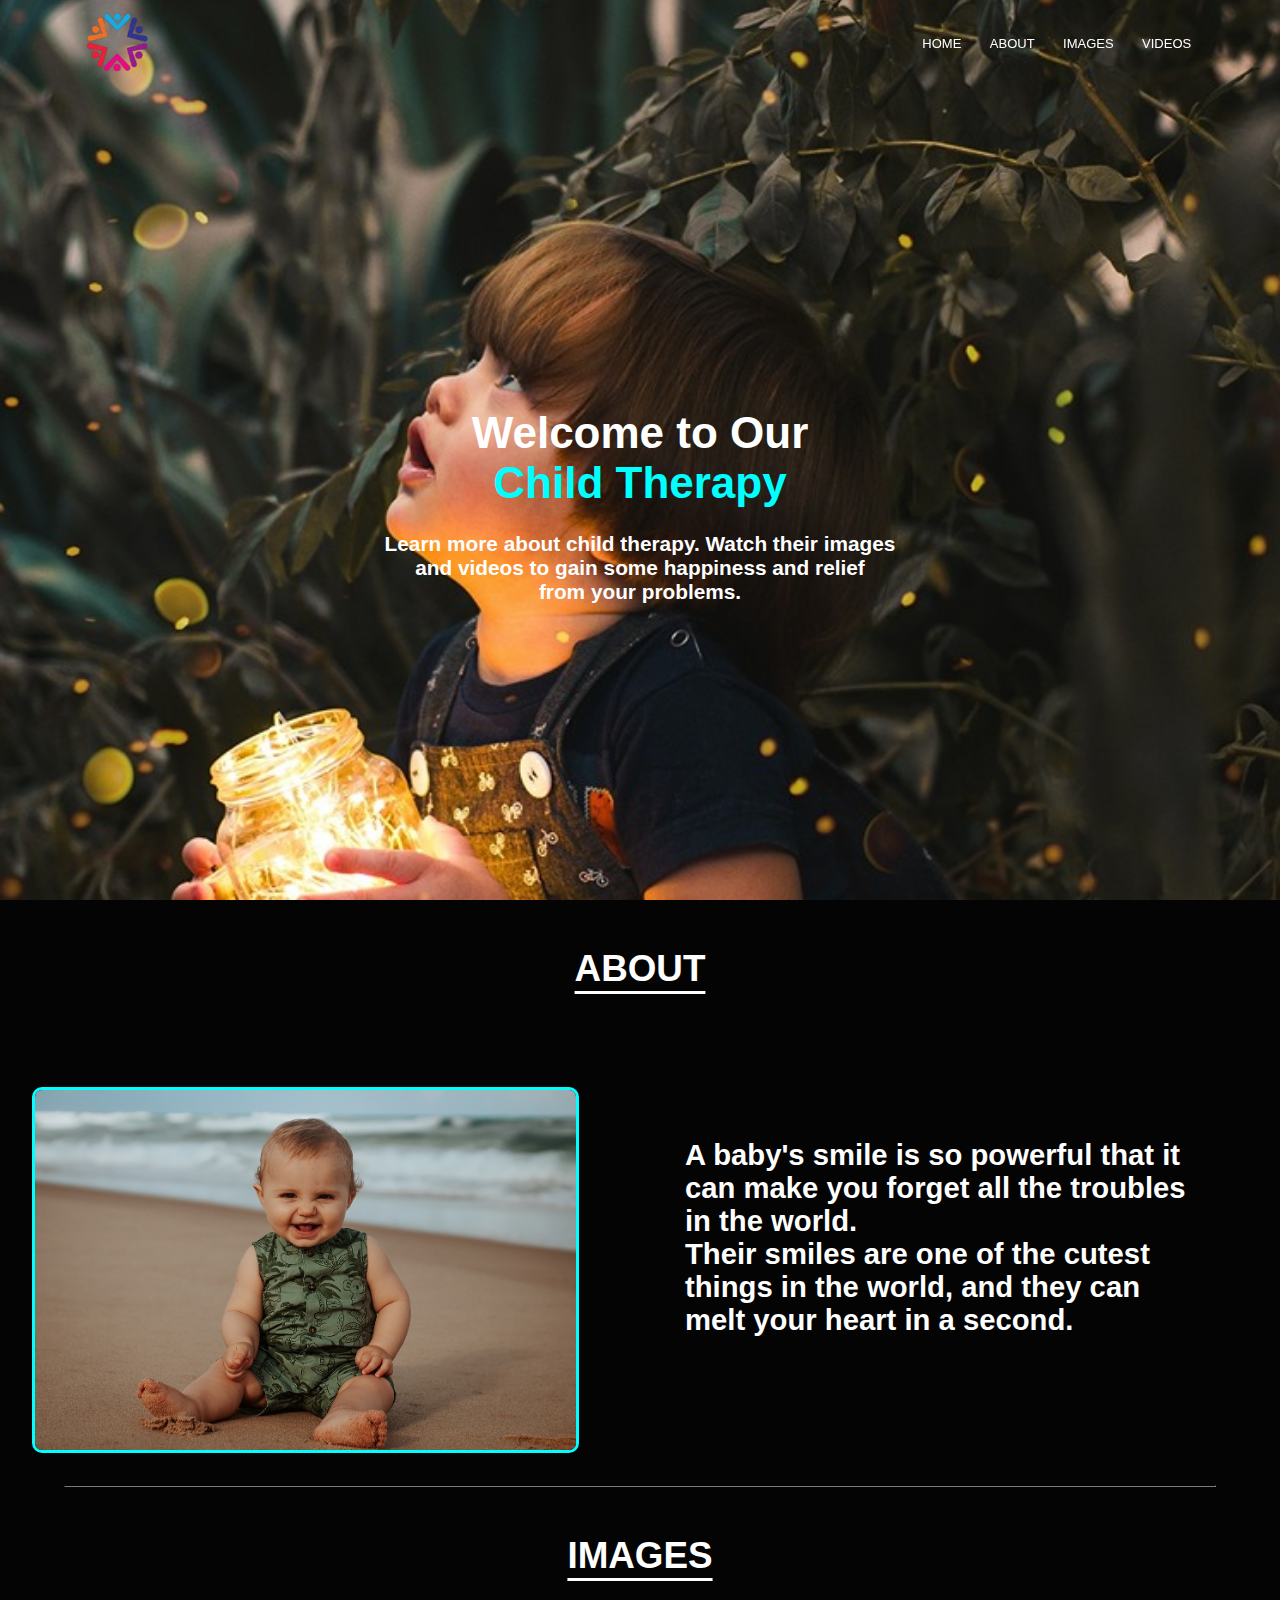
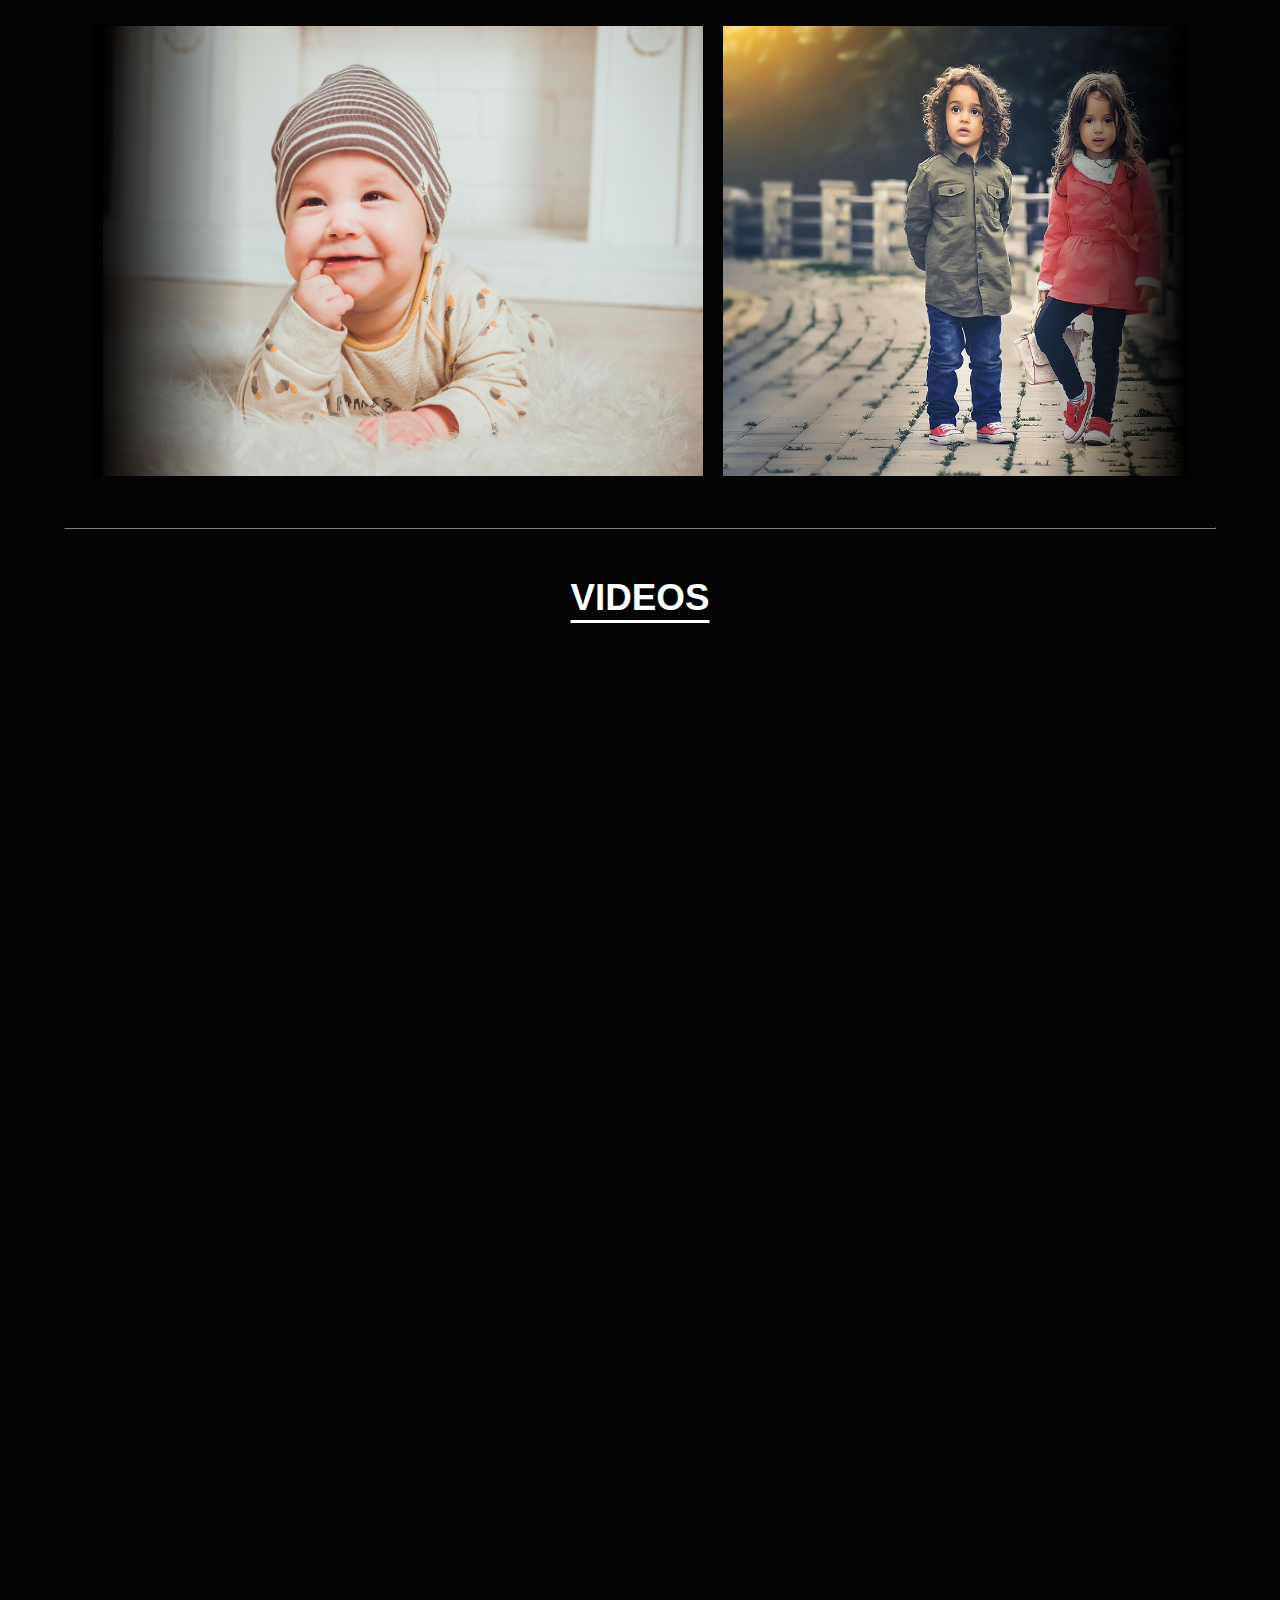
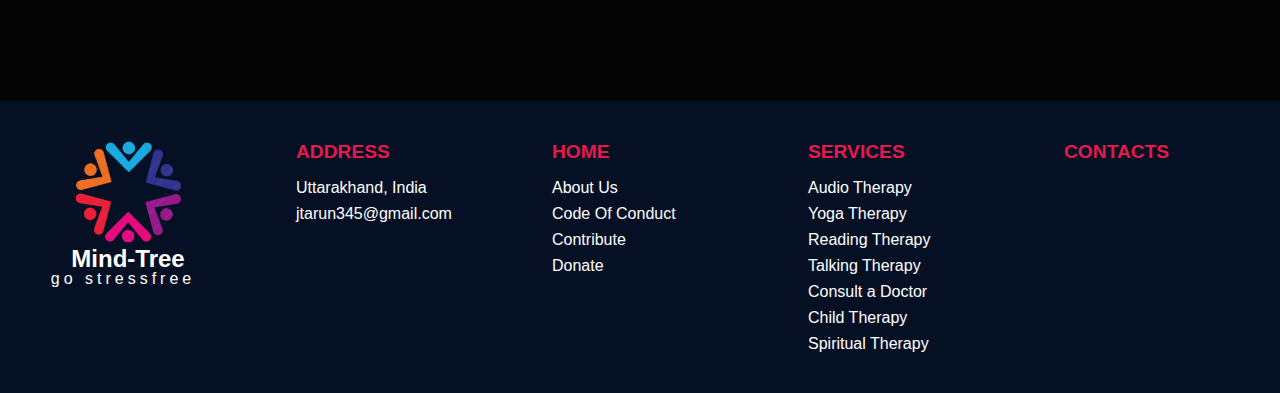
<file: html/childTherapy.html>
<!DOCTYPE html>
<html lang="en">

<head>
  <meta charset="UTF-8" />
  <meta http-equiv="X-UA-Compatible" content="IE=edge" />
  <meta name="viewport" content="width=device-width, initial-scale=1.0" />
  <link rel="icon" href="/images/favicon-enhanced.png" />
  <link rel="preconnect" href="https://fonts.googleapis.com" />
  <link rel="preconnect" href="https://fonts.gstatic.com" crossorigin />
  <link rel="stylesheet" text="text/CSS"
    href="https://cdnjs.cloudflare.com/ajax/libs/font-awesome/6.1.1/css/all.min.css" />
  <link href="https://fonts.googleapis.com/css2?family=Inter:wght@100;400;700&display=swap" rel="stylesheet" />
  <title>Mind-Tree - Child Therapy</title>
  <link rel="stylesheet" href="../css/childTherapy.css" />
</head>

<body>
  <!-- Navbar Section -->
  <nav>
    <a href="../index.html"><img class="audio-logo" src="../logo.png" alt="Logo" /></a>

    <div class="nav-links" id="navLinks">
      <ul>
        <li><a href="../index.html">HOME</a></li>
        <li><a href="#about" class=".smooth-scroll">ABOUT</a></li>
        <li><a href="#images" class=".smooth-scroll">IMAGES </a></li>
        <li><a href="#videos" class=".smooth-scroll">VIDEOS </a></li>
      </ul>
    </div>
    <div class="hamburger" id="ham">
      <svg stroke="currentColor" fill="currentColor" stroke-width="0" viewBox="0 0 1024 1024" height="1em" width="1em"
        xmlns="http://www.w3.org/2000/svg">
        <path
          d="M904 160H120c-4.4 0-8 3.6-8 8v64c0 4.4 3.6 8 8 8h784c4.4 0 8-3.6 8-8v-64c0-4.4-3.6-8-8-8zm0 624H120c-4.4 0-8 3.6-8 8v64c0 4.4 3.6 8 8 8h784c4.4 0 8-3.6 8-8v-64c0-4.4-3.6-8-8-8zm0-312H120c-4.4 0-8 3.6-8 8v64c0 4.4 3.6 8 8 8h784c4.4 0 8-3.6 8-8v-64c0-4.4-3.6-8-8-8z">
        </path>
      </svg>
    </div>

  </nav>

  <!-- Mobile Layout Navbar -->
  <div class="menu" id="menu">
    <ul class="menu-link">
      <li><a href="../index.html">HOME</a></li>
      <li><a class="close" href="#about">ABOUT</a></li>
      <li><a class="close" href="#images">IMAGES </a></li>
      <li><a class="close" href="#videos">VIDEOS </a></li>
    </ul>
  </div>
  <!-- Mobile Layout Navbar Ends Here -->

  <!-- Navbar Section Ends Here -->

  <div class="menu" id="menu">
    <ul class="menu-link">
      <li><a href="../index.html">HOME</a></li>
      <li><a class="close" href="#about">ABOUT</a></li>
      <li><a class="close" href="#images">IMAGES </a></li>
      <li><a class="close" href="#videos">VIDEOS </a></li>
    </ul>
  </div>
  <header>
    <div class="center">
      <h1 id="title">Welcome to Our <br><span class="heading-span">Child Therapy</span></h1>
      <h3 id="subtitle">Learn more about child therapy. Watch their images<br> and videos to gain some happiness and
        relief <br> from your problems.</h3>
    </div>
  </header>
  <section id="about" class="about">
    <h1 class="section-headings">ABOUT</h1>
    <div class="bfit">
      <img src="../images/about-child.jpg" width="700" height="600">
      <div class="btext">
        <div class="baby-text">
          <div class="baby-text">
            <h3>A baby's smile is so powerful that it can make you forget all the troubles </h3>
          </div>
          <div class="baby-text">
            <h3>in the world.</h3>
          </div>
          <div class="baby-text">
            <h3>Their smiles are one of the cutest things in the world, and they can</h3>
          </div>
          <div class="baby-text">
            <h3> melt your heart in a second.</h3>
          </div>
        </div>

      </div>
    </div>
    </div>
  </section>
  <hr />
  <section id="images">
    <h1 class="section-headings">IMAGES</h1>
    <div class="main-scroll-div">
      <div>
        <button class="icon" onclick="scrolll()"> <i class="fas fa-angle-double-left"></i></button>
      </div>
      <div class="cover">
        <div class="scroll-images">
          <div class="child"><img class="child-img" src="../images/slider-8.jpg" alt="image"></div>
          <div class="child"><img class="child-img" src="../images/slider-3.jpg" alt="image"></div>
          <div class="child"><img class="child-img" src="../images/slider-4.jpg" alt="image"></div>
          <div class="child"><img class="child-img" src="../images/slider-5.jpg" alt="image"></div>
          <div class="child"><img class="child-img" src="../images/slider-6.jpg" alt="image"></div>
          <div class="child"><img class="child-img" src="../images/slider-2.jpg" alt="image"></div>
          <div class="child"><img class="child-img" src="../images/slider-7.jpg" alt="image"></div>
          <div class="child"><img class="child-img" src="../images/slider-8.jpg" alt="image"></div>
          <div class="child"><img class="child-img" src="../images/slider-9.jpg" alt="image"></div>
        </div>
      </div>
      <div>
        <button class="icon" onclick="scrollr()"> <i class="fas fa-angle-double-right"></i></button>
      </div>
    </div>

    <br>
  </section>
  <hr />
  <!-- Video Section  -->
  <section id="videos">
    <h1 class="section-headings">VIDEOS</h1>
    <div class="collection">
      <div class="video">
        <iframe width="560" height="315" src="https://www.youtube.com/embed/_NTfTd4HCRo?si=qeEoiQqz7HKqiZ1T" title="YouTube video player" frameborder="0" allow="accelerometer; autoplay; clipboard-write; encrypted-media; gyroscope; picture-in-picture" allowfullscreen></iframe>
      </div>
      <div class="video">
        <iframe width="560" height="315" src="https://www.youtube.com/embed/zs21cKJs87E" title="YouTube video player"
          frameborder="0"
          allow="accelerometer; autoplay; clipboard-write; encrypted-media; gyroscope; picture-in-picture"
          allowfullscreen></iframe>
      </div>
      <div class="video">
        <iframe width="560" height="315" src="https://www.youtube.com/embed/1YBheuHma8I" title="YouTube video player"
          frameborder="0"
          allow="accelerometer; autoplay; clipboard-write; encrypted-media; gyroscope; picture-in-picture"
          allowfullscreen></iframe>
      </div>
      <div class="video">
        <iframe width="560" height="315" src="https://www.youtube.com/embed/L49VXZwfup8" title="YouTube video player"
          frameborder="0"
          allow="accelerometer; autoplay; clipboard-write; encrypted-media; gyroscope; picture-in-picture"
          allowfullscreen></iframe>
      </div>
      <div class="video">
        <iframe width="560" height="315" src="https://www.youtube.com/embed/gB12TV38QBo" title="YouTube video player"
          frameborder="0"
          allow="accelerometer; autoplay; clipboard-write; encrypted-media; gyroscope; picture-in-picture"
          allowfullscreen></iframe>
      </div>
      <div class="video">
        <iframe width="560" height="315" src="https://www.youtube.com/embed/cmCtTFRLaks?si=E0cL60acdnPoVnwi" title="YouTube video player" frameborder="0" allow="accelerometer; autoplay; clipboard-write; encrypted-media; gyroscope; picture-in-picture" allowfullscreen></iframe>
      </div>
    </div>
  </section>


  <!-- footer start -->
  <footer>
    <div class="footer-container">
      <!--logo and info column-->
      <div class="col">
        <!--logo insert-->
        <img src="../logo.png" alt="logo" class="footlogo" />
        <div class="footercontent">
          <h2 class="footerheading">Mind-Tree</h2>
          <p class="footerpara">go stressfree</p>
        </div>
      </div>

      <!--ADDRESS COLUMN-->

      <div class="footer-side-col">
        <div class="col">
          <h3>
            ADDRESS
            <div class="underline"><span></span></div>
          </h3>
          <p>Uttarakhand, India</p>
          <p class="email-id"><a href="mailto:jtarun345@gmail.com">jtarun345@gmail.com</a></p>
        </div>
        <!--HOME COLUMN-->
        <div class="col">
          <h3>HOME</h3>
          <ul>
            <li><a href="#about">About Us</a></li>
            <li>
              <a href="https://github.com/Susmita-Dey/Sukoon/blob/main/CODE_OF_CONDUCT.md">Code Of Conduct</a>
            </li>
            <li>
              <a href="https://github.com/Susmita-Dey/Sukoon">Contribute</a>
            </li>
            <li>
              <a href="https://www.buymeacoffee.com/susmitadey">Donate</a>
            </li>
          </ul>
        </div>
        <!--OUR SERVICES COLUMN-->
        <div class="col">
          <h3>
            SERVICES
            <div class="underline"><span></span></div>
          </h3>
          <ul>
            <li>
              <a href="https://sukoon-stress-free.netlify.app/html/audiotherapy">Audio Therapy</a>
            </li>
            <li>
              <a href="https://sukoon-stress-free.netlify.app/html/yogatherapy.html">Yoga Therapy</a>
            </li>
            <li>
              <a href="https://sukoon-stress-free.netlify.app/html/readingtherapy">Reading Therapy</a>
            </li>
            <li>
              <a href="https://sukoon-stress-free.netlify.app/html/talkingtherapy">Talking Therapy</a>
            </li>
            <li>
              <a href="https://www.practo.com/counselling-psychology">Consult a Doctor</a>
            </li>
            <li>
              <a href="https://sukoon-stress-free.netlify.app/html/childTherapy">Child Therapy</a>
            </li>
            <li>
              <a href="https://sukoon-stress-free.netlify.app/html/spiritualTherapy">Spiritual Therapy</a>
            </li>
          </ul>
        </div>
        <!--CONTACTS COLUMN-->
        <div class="col">
          <h3>
            CONTACTS
            <div class="underline"><span></span></div>
          </h3>
          <div class="social-menu">
            <ul>
              <a href="https://x.com/TarunJoc1940329" target="_blank">
                <li id="social-twitter"><i class="fab fa-2x fa-twitter"></i></li>
              </a>
              <a href="https://github.com/tarunjoshi730/" target="_blank">
                <li id="social-github"><i class="fab fa-2x fa-github"></i></li>
              </a>
              <a href="https://www.linkedin.com/in/tarunjoshi0/" target="_blank">
                <li id="social-linkedin"><i class="fab fa-2x fa-linkedin-in"></i></li>
              </a>
            </ul>
          </div>
        </div>
      </div>
    </div>
    </div>
  </footer>
  <script src="childTherapy.js"></script>
</body>

<script src="https://cdn.jsdelivr.net/npm/appwrite@17.0.2"></script>
<script>
    const { Client } = Appwrite;
</script>

</html>
</file>
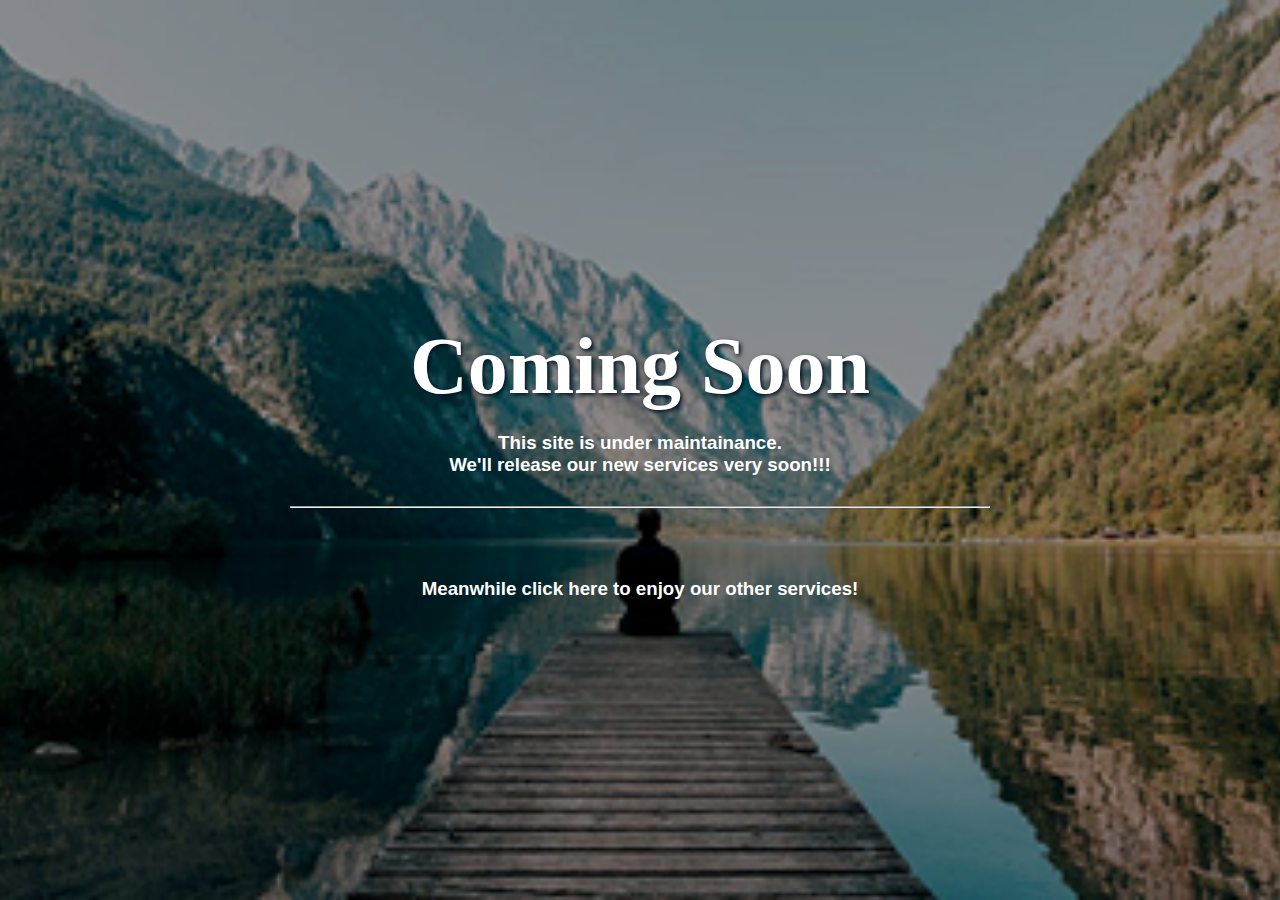
<file: html/comingSoon.html>
<!DOCTYPE html>
<html lang="en">
  <head>
    <meta charset="UTF-8" />
    <meta http-equiv="X-UA-Compatible" content="IE=edge" />
    <meta name="viewport" content="width=device-width, initial-scale=1.0" />
    <link rel ="icon" href="../images/favicon-enhanced.png">
    <link rel="stylesheet" href="../css/styles.css" />
    <link rel="preconnect" href="https://fonts.googleapis.com">
<link rel="preconnect" href="https://fonts.gstatic.com" crossorigin>
<link href="https://fonts.googleapis.com/css2?family=Cedarville+Cursive&family=Dancing+Script&family=Itim&family=Oleo+Script+Swash+Caps&family=Permanent+Marker&display=swap" rel="stylesheet">
    <title>Mind-Tree - Coming Soon</title>
  </head>
  <body>
      <h1>Coming Soon</h1>
      <h3>This site is under maintainance.<br />We'll release our new services very
        soon!!!</h3>
      <hr>
      <p id="launch"></p>
      <h3><a href="https://sukoon-stress-free.netlify.app/#services">Meanwhile click here to enjoy our other services!</a></h3>
  
    </body>
<!--     <script src="../js/comingSoon.js"></script> -->
</html>
</file>
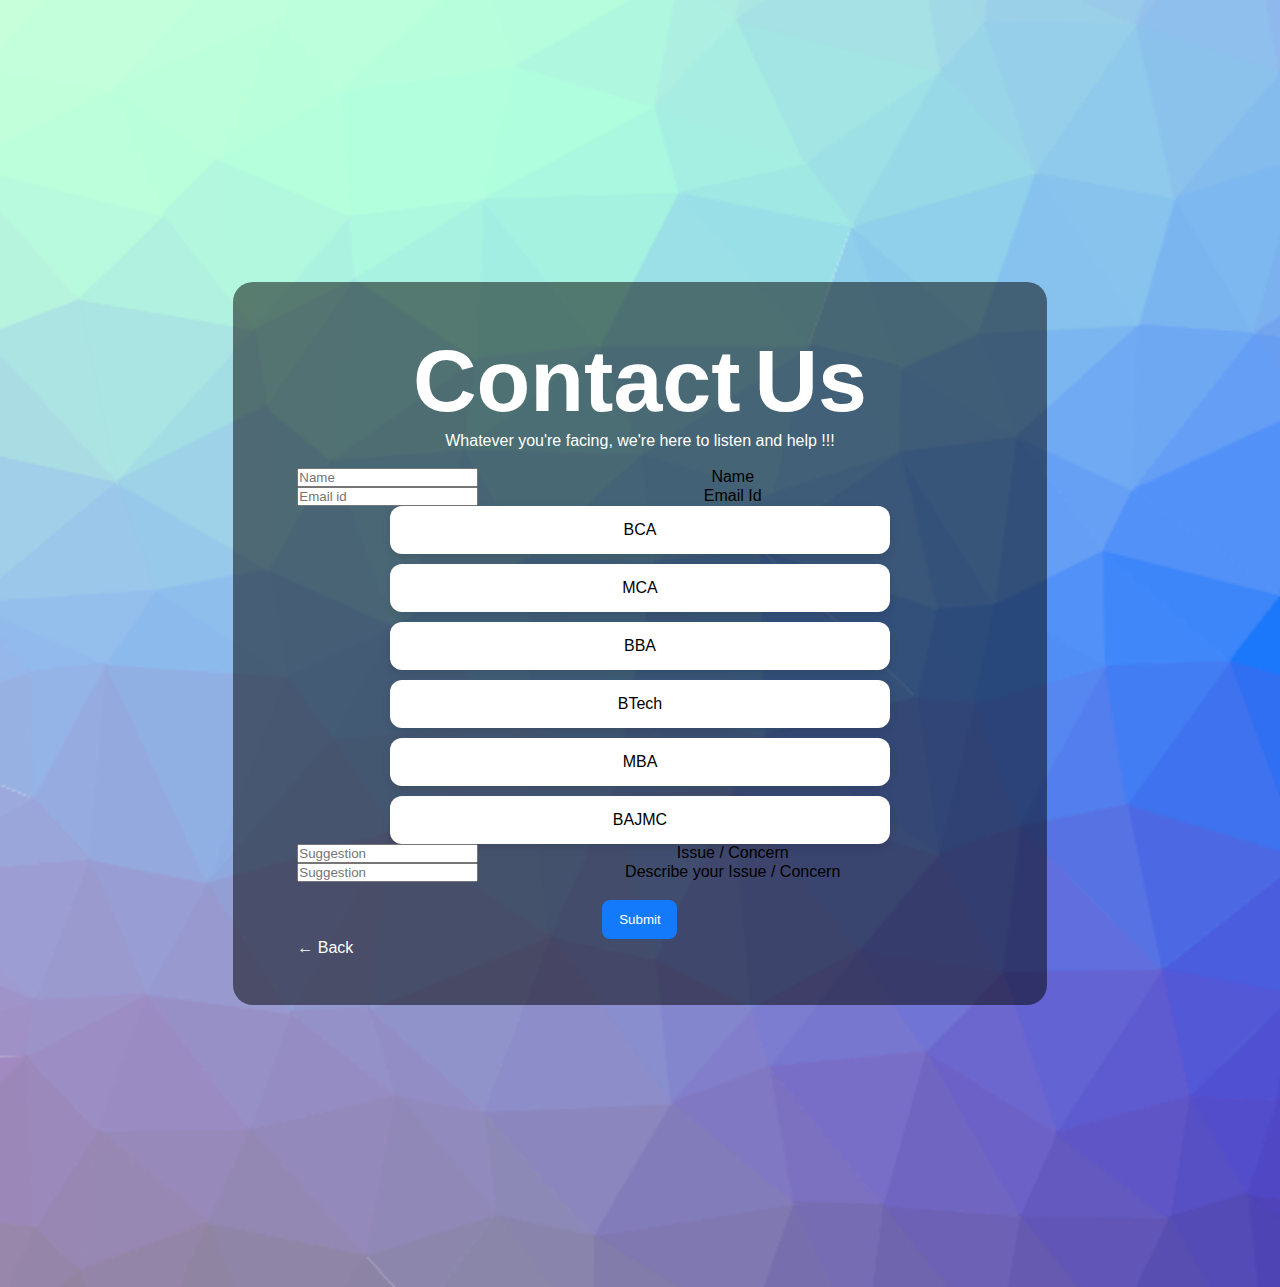
<file: html/contact.html>
<!DOCTYPE html>
<html lang="en">

<head>
    <meta charset="UTF-8" />
    <meta http-equiv="X-UA-Compatible" content="IE=edge" />
    <meta name="viewport" content="width=device-width, initial-scale=1.0" />
    <link rel="icon" href="/images/favicon-enhanced.png">
    <title>Mind-Tree - Contact Us</title>
    <link rel="stylesheet" href="css/contact.css" />
    <link rel="stylesheet" href="https://cdn.jsdelivr.net/npm/bootstrap@5.2.0/dist/css/bootstrap.min.css">
</head>



<body onload="myfunction()">
    <div id="load"></div>
    <!-- Contact Us Section -->
    <section id="contact">
        <div class="form-container">
            <div class="header">
                <h1 class="animated-header">
                    <span>C</span><span>o</span><span>n</span><span>t</span><span>a</span><span>c</span><span>t</span> 
                    <span>U</span><span>s</span>
                </h1>
                <style>
                    .animated-header span {
                        display: inline-block;
                        animation: wave 1.5s ease-in-out infinite;
                        animation-delay: calc(var(--i) * 0.1s);
                        font-size: 5.5rem;
                    }

                    .animated-header span:nth-child(1) { --i: 0; }
                    .animated-header span:nth-child(2) { --i: 1; }
                    .animated-header span:nth-child(3) { --i: 2; }
                    .animated-header span:nth-child(4) { --i: 3; }
                    .animated-header span:nth-child(5) { --i: 4; }
                    .animated-header span:nth-child(6) { --i: 5; }
                    .animated-header span:nth-child(7) { --i: 6; }
                    .animated-header span:nth-child(8) { --i: 7; }
                    .animated-header span:nth-child(9) { --i: 8; }

                    @keyframes wave {
                        0%, 100% {
                            transform: translateY(0);
                        }
                        50% {
                            transform: translateY(-10px);
                        }
                    }
                </style>
                <p>
                    Whatever you're facing, we're here to listen and help !!! 
                </p>
                <br>
            </div>

            <form action="https://formspree.io/f/mvgakwyq" method="POST">
                <div class="form-floating mb-3">
                    <input type="text" pattern="^[\S]+\s+[\S]+$" name="name" class="name form-control" id="floatingInput" placeholder="Name" required>
                    <label for="name">Name</label>
                </div>

                <div class="form-floating mb-3">
                    <input type="email" name="email" class="email form-control" id="floatingInput" placeholder="Email id" required>
                    <label for="email">Email Id</label>
                </div>

                <div class="form-floating mb-3">
                    <div class="radio-group">
                        <div>
                            <input type="radio" id="bca" name="subject" value="BCA" required>
                            <label class="radio-option" for="bca">BCA</label>
                        </div>
                        <div>
                            <input type="radio" id="mca" name="subject" value="MCA" required>
                            <label class="radio-option" for="mca">MCA</label>
                        </div>
                        <div>
                            <input type="radio" id="bba" name="subject" value="BBA" required>
                            <label class="radio-option" for="bba">BBA</label>
                        </div>
                        <div>
                            <input type="radio" id="btech" name="subject" value="BTech" required>
                            <label class="radio-option" for="btech">BTech</label>
                        </div>
                        <div>
                            <input type="radio" id="mba" name="subject" value="MBA" required>
                            <label class="radio-option" for="mba">MBA</label>
                        </div>
                        <div>
                            <input type="radio" id="bajmc" name="subject" value="BAJMC" required>
                            <label class="radio-option" for="bajmc">BAJMC</label>
                        </div>
                    </div>
                </div>

                <style>
                    .radio-group {
                        display: flex;
                        flex-direction: column;
                        align-items: center;
                        gap: 10px;
                    }

                    .radio-option {
                        background-color: white;
                        padding: 15px 25px;
                        border-radius: 12px;
                        box-shadow: 0 4px 8px rgba(0, 0, 0, 0.1);
                        transition: transform 0.3s ease, background-color 0.3s ease;
                        cursor: pointer;
                    }

                    .radio-option:hover {
                        transform: scale(1.05);
                        background-color: #e0f7fa;
                    }

                    input[type="radio"] {
                        display: none;
                    }

                    input[type="radio"]:checked + label {
                        background-color: #00bcd4;
                        color: white;
                        transform: scale(1.05);
                    }

                    label {
                        display: inline-block;
                        width: 500px;
                        text-align: center;
                        transition: all 0.3s ease;
                        border-radius: 12px;
                    }

                    h2 {
                        text-align: center;
                        margin-bottom: 20px;
                    }
                </style>

                                <div class="form-floating mb-3">
                    <input type="text" name="suggestion" pattern="^[\S\s]+\S" class="suggestion form-control" id="floatingInput" placeholder="Suggestion" required>
                    <label for="suggestion">Issue / Concern</label>
                </div>

                <div class="form-floating mb-3">
                    <input type="text" name="suggestion" pattern="^[\S\s]+\S" class="suggestion form-control" id="floatingInput" placeholder="Suggestion" required>
                    <label for="suggestion">Describe your Issue / Concern</label>
                </div>

                <a class="atag" href="mailto:jtarun345@gmail.com"><button type="submit" class="btn">Submit</button></a>   
            </form>
            <p><a class="tag" href="../index.html">&#8592; Back</a></p>
        </div>
    </section>
    <script>
        var preloader = document.getElementById('load');
        function myfunction(){
            preloader.style.display='none';
        }
    </script>
</body>

</html>
<script src="https://cdn.jsdelivr.net/npm/bootstrap@5.2.0/dist/js/bootstrap.bundle.min.js"></script>
</file>
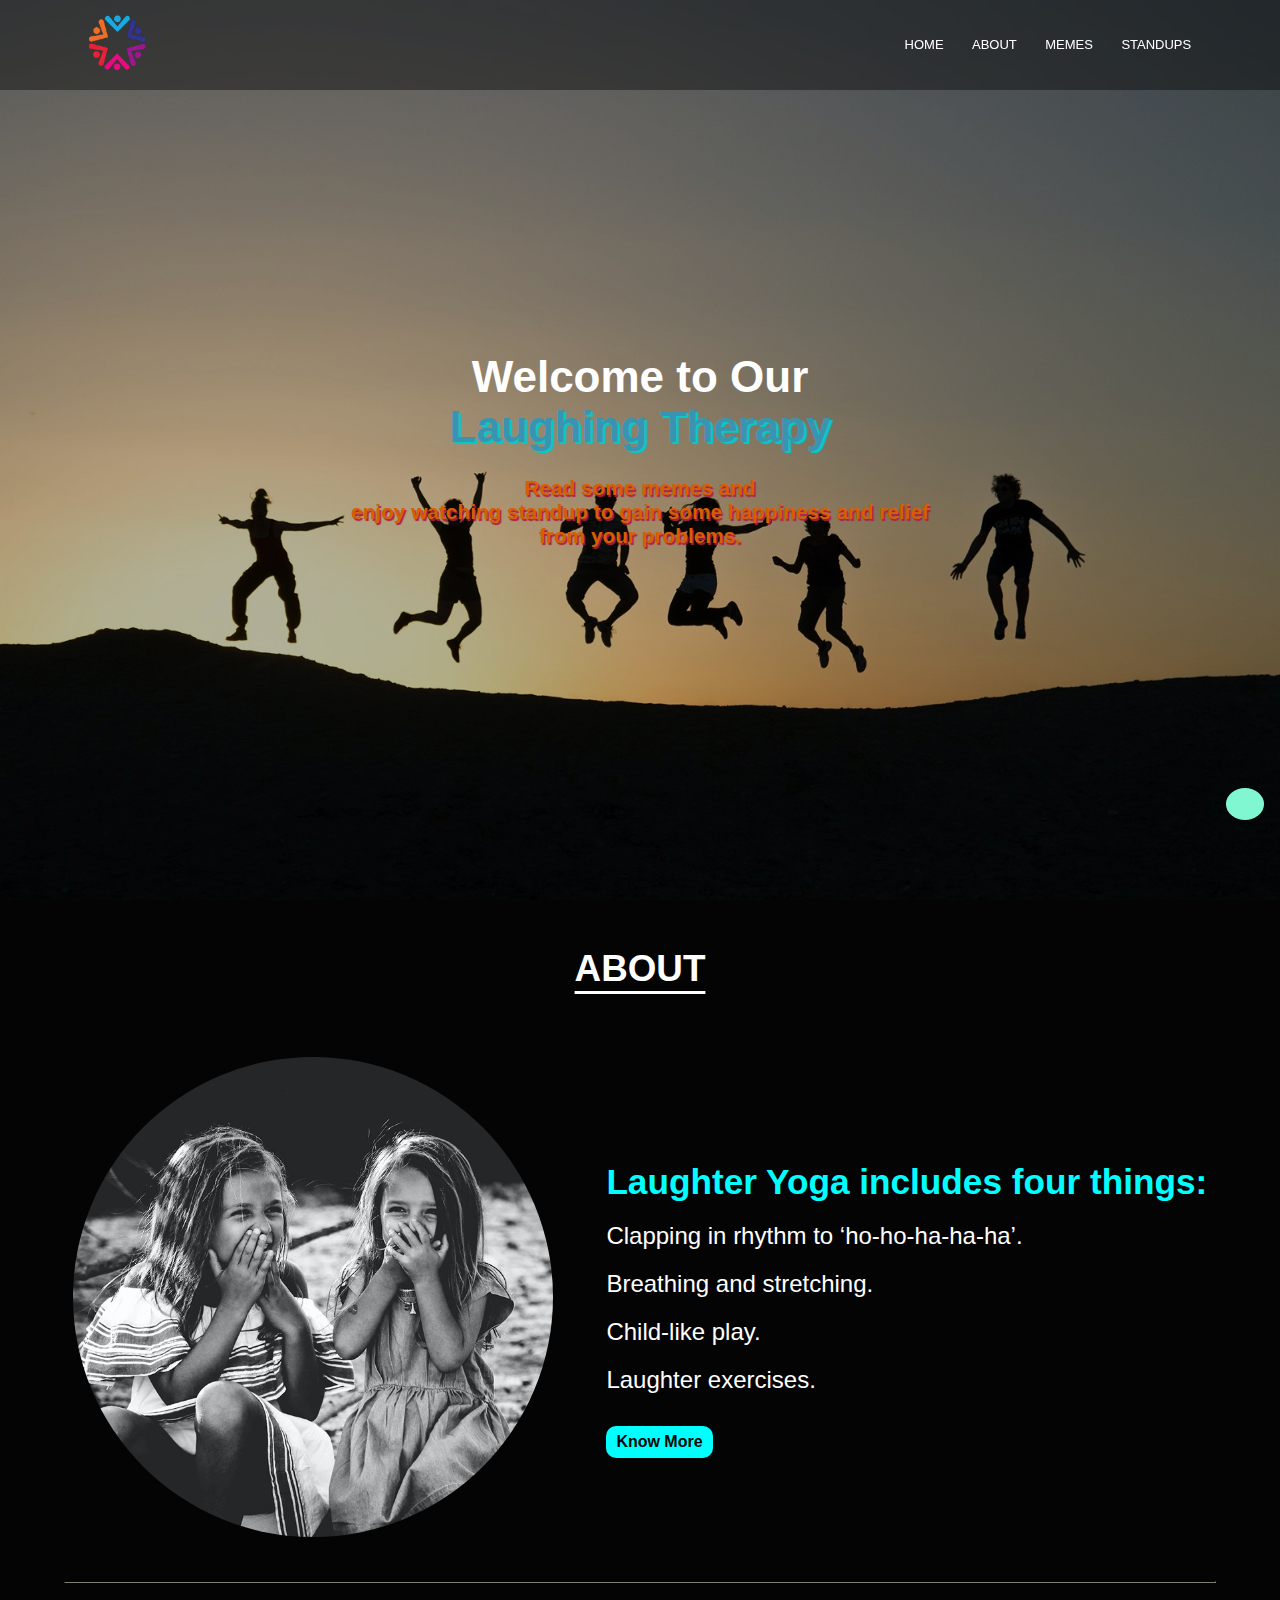
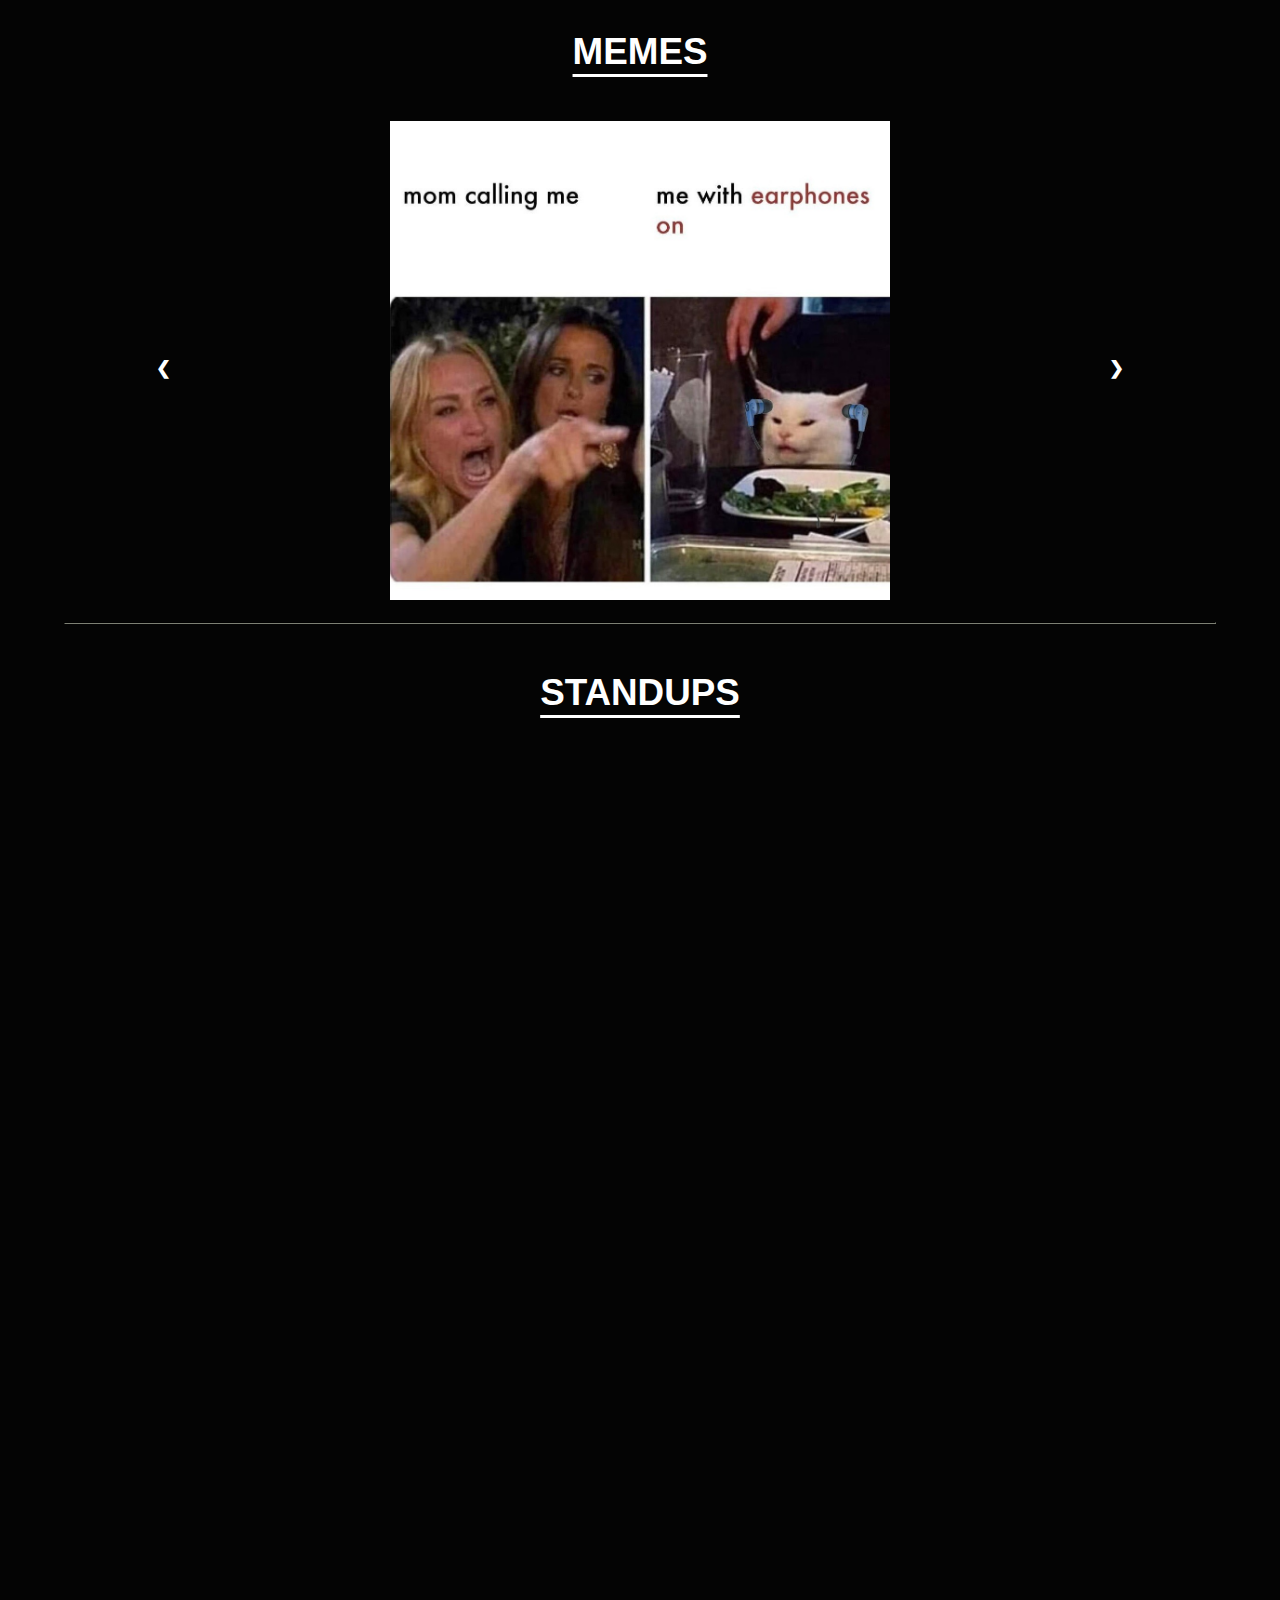
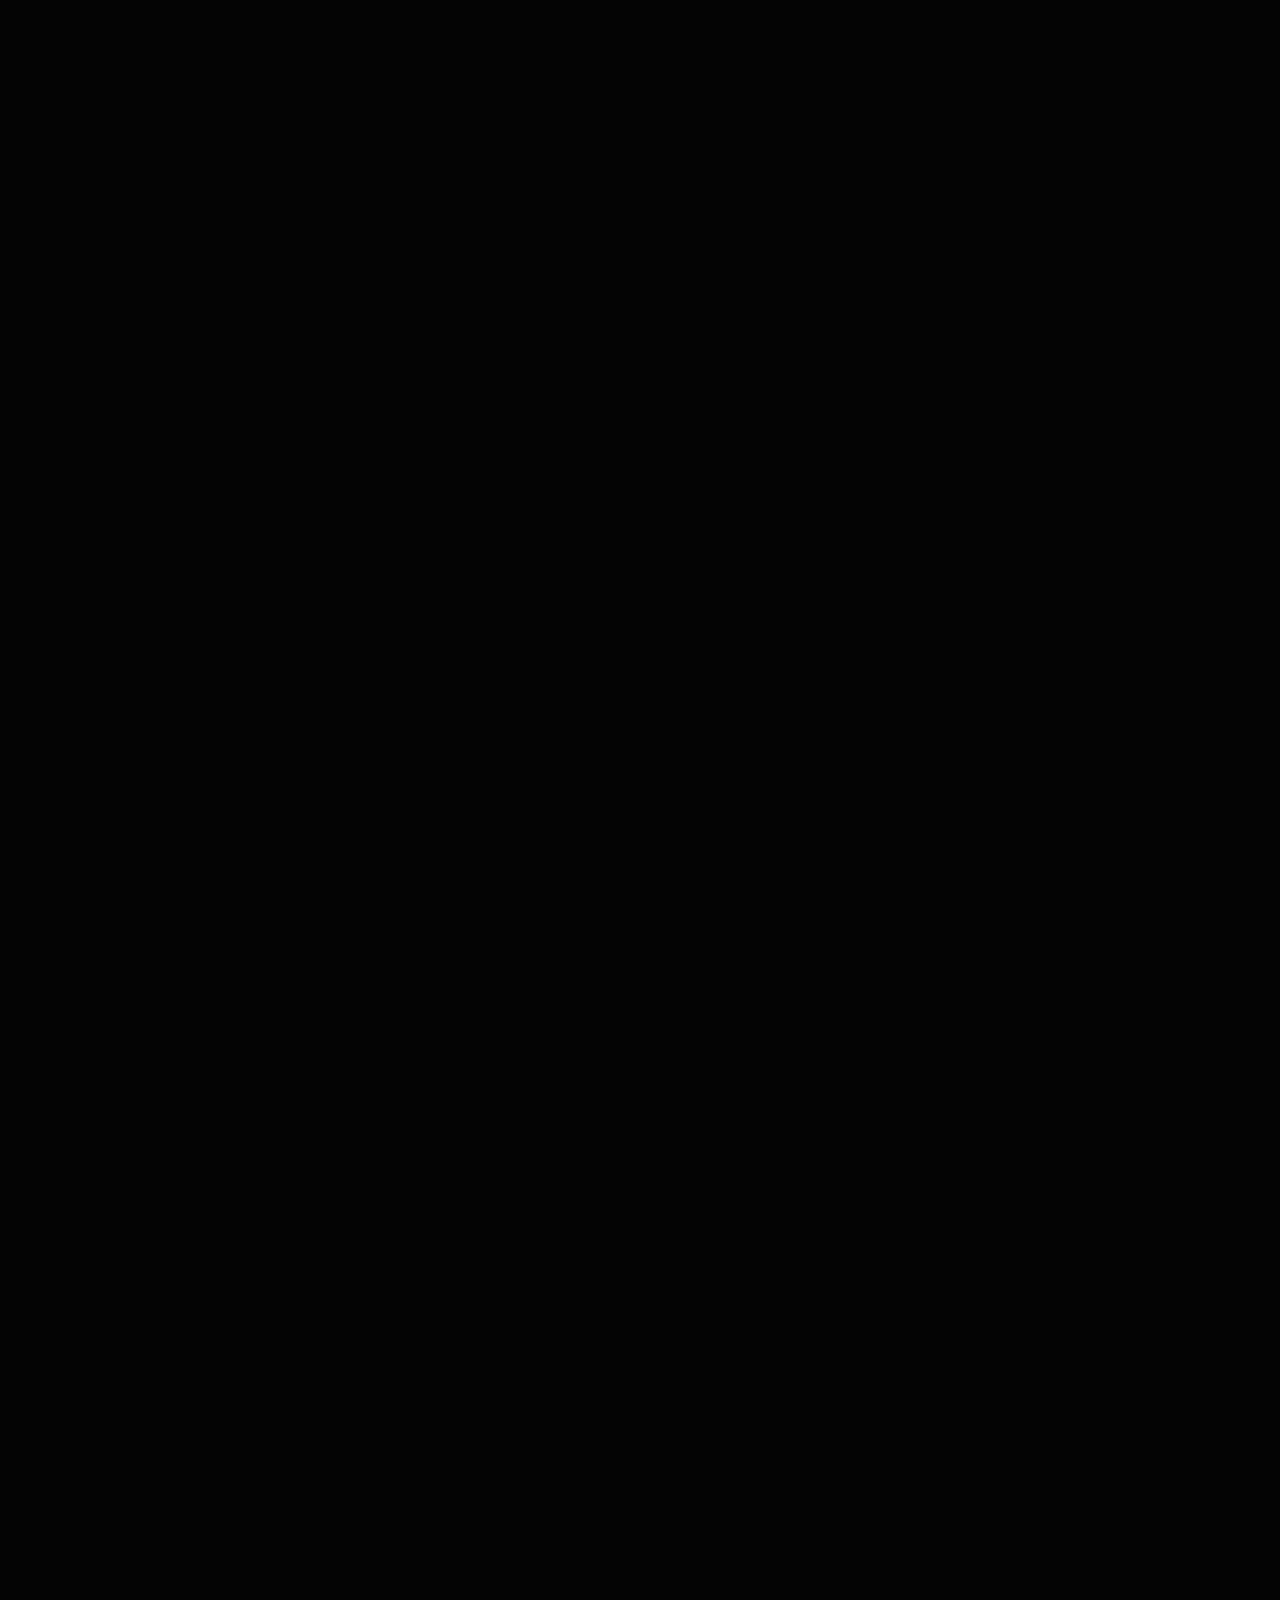
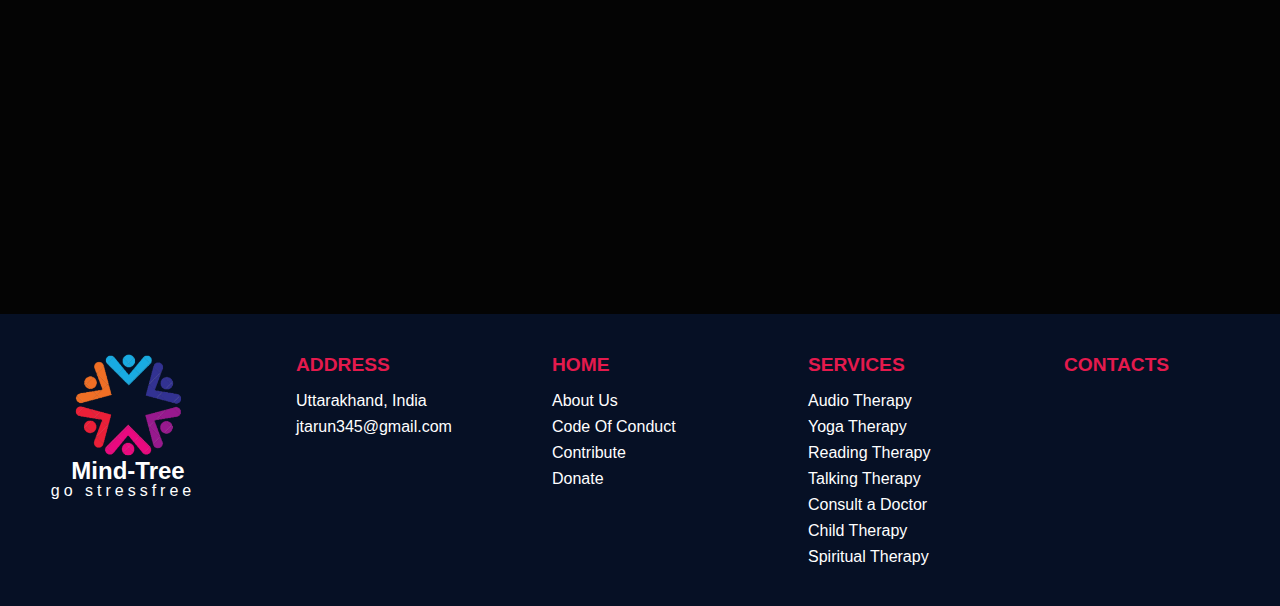
<file: html/laughTherapy.html>
<!DOCTYPE html>
<html lang="en">
  <head>
    <meta charset="UTF-8" />
    <meta http-equiv="X-UA-Compatible" content="IE=edge" />
    <meta name="viewport" content="width=device-width, initial-scale=1.0" />
    <link rel="icon" href="/images/favicon-enhanced.png" />
    <title>Mind-Tree - Laughing Therapy</title>
    <link rel="stylesheet" href="css/laugh.css" />
    <link
      rel="stylesheet"
      text="text/CSS"
      href="https://cdnjs.cloudflare.com/ajax/libs/font-awesome/6.1.1/css/all.min.css"
    />
    <link href="https://unpkg.com/aos@2.3.1/dist/aos.css" rel="stylesheet">
  </head>
  <body onload="myfunction()" id="main">
    <div id="load">
      <div style="background-color: white; height: 25vh; width: 100%; position: relative; top: -70px;"></div>
    </div>
    <div id="back-top-div" class="back-top-wrap">
      <i class="fas fa-arrow-up"></i>
    </div>
    
  
    <nav>
      <a href="../index.html"><img class="audio-logo" src="../logo.png" alt="Logo"/></a>

      <div class="nav-links" id="navLinks">
        <ul>
          <li><a href="../index.html">HOME</a></li>
          <li><a href="#about">ABOUT</a></li>
          <li><a href="#memes">MEMES </a></li>
          <li><a href="#standups">STANDUPS </a></li>
        </ul>
      </div>

      <div class="hamburger" id="ham">
        <svg stroke="currentColor" fill="currentColor" stroke-width="0" viewBox="0 0 1024 1024" height="1em" width="1em" xmlns="http://www.w3.org/2000/svg"><path d="M904 160H120c-4.4 0-8 3.6-8 8v64c0 4.4 3.6 8 8 8h784c4.4 0 8-3.6 8-8v-64c0-4.4-3.6-8-8-8zm0 624H120c-4.4 0-8 3.6-8 8v64c0 4.4 3.6 8 8 8h784c4.4 0 8-3.6 8-8v-64c0-4.4-3.6-8-8-8zm0-312H120c-4.4 0-8 3.6-8 8v64c0 4.4 3.6 8 8 8h784c4.4 0 8-3.6 8-8v-64c0-4.4-3.6-8-8-8z"></path></svg>
      </div>
    </nav>
  
    <div class="menu" id="menu">
      <ul class="menu-link">
        <li><a  href="../index.html">HOME</a></li>
        <li><a onclick="closeMenu()" href="#about">ABOUT</a></li>
        <li><a onclick="closeMenu()" href="#memes">MEMES </a></li>
        <li><a  onclick="closeMenu()" href="#standups">STANDUPS </a></li>
      </ul>
    </div>
    
    <header>
      <div class="filter"></div>
      <div class="center"> 
        <h1  data-aos="fade-down"  id="title">Welcome to Our <br><span class="heading-span">Laughing Therapy</span></h1>
        <h3 data-aos="fade-up-right" data-aos-duration="1500" id="subtitle">Read some memes and <br>enjoy watching standup to gain some happiness and relief <br> from your problems.</h3>
      </div>
    </header>

    <section id="about">
      <h1 data-aos="flip-right" class="section-headings">ABOUT</h1>
      <div class="about-container">
        <div data-aos="fade-up-right" data-aos-duration="5000" class="image">
          <img src="../images/laugh.jpg" alt="">
        </div>
        <div class="about-content">
          <h4 data-aos="fade-up-left" class="one"> Laughter Yoga includes four things:</h4>
          <ol class="about-list">
            <li data-aos="fade-left">Clapping in rhythm to ‘ho-ho-ha-ha-ha’.</li>
            <li data-aos="fade-left">Breathing and stretching.</li>
            <li data-aos="fade-left">Child-like play.</li>
            <li data-aos="fade-left">Laughter exercises.</li>
          </ol>
          <a href="https://www.healthline.com/nutrition/laughing-yoga" target="_blank">Know More</a>
        </div>
      </div>
    </section>
    <hr/>
    <section id="memes">
      <h1  data-aos="zoom-out" class="section-headings">MEMES</h1>
      <div data-aos="flip-up" class="slideshow-container">
        <div class="mySlides fade">
          <img src="../images/meme1.jpg" style="width:50%; margin-left: 25%;">
        </div>
      
        <div data-aos="flip-up" class="mySlides fade">
          <img src="../images/meme2.jpg" style="width:50%; margin-left: 25%;">
        </div>
      
        <div data-aos="flip-up" class="mySlides fade">
          <img src="../images/meme3.jpg" style="width:50%; margin-left: 25%;">
        </div>

        <div data-aos="flip-up" class="mySlides fade">
          <img src="../images/meme4.jpg" style="width:50%; margin-left: 25%;">
        </div>

        <div data-aos="flip-up" class="mySlides fade">
          <img src="../images/meme5.jpg" style="width:50%; margin-left: 25%;">
        </div>

        <div data-aos="flip-up" class="mySlides fade">
          <img src="../images/meme6.jpg" style="width:50% ; margin-left: 25%;">
        </div>
    
        <!-- Next and previous buttons -->
        <a class="prev" onclick="plusSlides(-1)">&#10094;</a>
        <a class="next" onclick="plusSlides(1)">&#10095;</a>
      </div>
      <br>
    </section>
    <hr/>
    <section id="standups">
      <h1 data-aos="zoom-in-up" class="section-headings">STANDUPS</h1>
        <div class="collection">
          <div data-aos="flip-down" class="video">
            <iframe
              width="100%"
              height="330"
              src="https://www.youtube.com/embed/Tqsz6fjvhZM"
              title="YouTube video player"
              frameborder="0"
              allow="accelerometer; autoplay; clipboard-write; encrypted-media; gyroscope; picture-in-picture"
              allowfullscreen>
            </iframe>
          </div>
          <div data-aos="flip-down" class="video">
            <iframe
              width="100%"
              height="330"
              src="https://www.youtube.com/embed/Y2Oj9gllHno?start=16"
              title="YouTube video player"
              frameborder="0"
              allow="accelerometer; autoplay; clipboard-write; encrypted-media; gyroscope; picture-in-picture"
              allowfullscreen>
            </iframe>
          </div>
          <div data-aos="flip-down" class="video">
            <iframe
              width="100%"
              height="330"
              src="https://www.youtube.com/embed/XDlyS4N__3o?start=22"
              title="YouTube video player"
              frameborder="0"
              allow="accelerometer; autoplay; clipboard-write; encrypted-media; gyroscope; picture-in-picture"
              allowfullscreen>
            </iframe>
          </div>
          <div data-aos="flip-down" class="video">
            <iframe
              width="100%"
              height="330"
              src="https://www.youtube.com/embed/z12bz7adLKI"
              title="YouTube video player"
              frameborder="0"
              allow="accelerometer; autoplay; clipboard-write; encrypted-media; gyroscope; picture-in-picture"
              allowfullscreen>
            </iframe>
          </div>
          <div data-aos="flip-down" class="video">
            <iframe
              width="100%"
              height="330"
              src="https://www.youtube.com/embed/pjSxOnCkHIA?si=0KNI6JYCbbjujeFY"
              title="YouTube video player"
              frameborder="0"
              allow="accelerometer; autoplay; clipboard-write; encrypted-media; gyroscope; picture-in-picture"
              allowfullscreen>
            </iframe>
          </div>
          <div data-aos="flip-down" class="video">
            <iframe
              width="100%"
              height="330"
              src="https://www.youtube.com/embed/J38ZBIvLank"
              title="YouTube video player"
              frameborder="0"
              allow="accelerometer; autoplay; clipboard-write; encrypted-media; gyroscope; picture-in-picture"
              allowfullscreen>
            </iframe>
          </div>
          <div data-aos="flip-down" class="video" >
            <iframe
              width="100%"
              height="330"
              src="https://www.youtube.com/embed/dtaJzUbQS7E"
              title="YouTube video player"
              frameborder="0"
              allow="accelerometer; autoplay; clipboard-write; encrypted-media; gyroscope; picture-in-picture"
              allowfullscreen>
            </iframe>
          </div>
          <div data-aos="flip-down" class="video">
            <iframe
              width="100%"
              height="330"
              src="https://www.youtube.com/embed/8PtsKRBgLrA"
              title="YouTube video player"
              frameborder="0"
              allow="accelerometer; autoplay; clipboard-write; encrypted-media; gyroscope; picture-in-picture"
              allowfullscreen>
            </iframe>
          </div>
          <div data-aos="flip-down" class="video">
            <iframe
              width="100%"
              height="330"
              src="https://www.youtube.com/embed/cHLM9L_5gj0"
              title="YouTube video player"
              frameborder="0"
              allow="accelerometer; autoplay; clipboard-write; encrypted-media; gyroscope; picture-in-picture"
              allowfullscreen>
            </iframe>
          </div>
          <div data-aos="flip-down" class="video">
            <iframe
              width="100%"
              height="330"
              src="https://www.youtube.com/embed/injU8xUHoyU"
              title="YouTube video player"
              frameborder="0"
              allow="accelerometer; autoplay; clipboard-write; encrypted-media; gyroscope; picture-in-picture"
              allowfullscreen>
            </iframe>
          </div>
          <div data-aos="flip-down" class="video">
            <iframe 
              width="100%"
              height="330" 
              src="https://www.youtube.com/embed/KKnhgkmV7k8" 
              title="YouTube video player" 
              frameborder="0" 
              allow="accelerometer; autoplay; clipboard-write; encrypted-media; gyroscope; picture-in-picture" 
              allowfullscreen>
            </iframe>
          </div>
          <div data-aos="flip-down" class="video">
            <iframe 
              width="100%" 
              height="330" 
              src="https://www.youtube.com/embed/_9x9zagDbks" 
              title="YouTube video player" 
              frameborder="0" 
              allow="accelerometer; autoplay; clipboard-write; encrypted-media; gyroscope; picture-in-picture" 
              allowfullscreen>
            </iframe>
          </div>
          <div data-aos="flip-down" class="video">
            <iframe 
              width="100%" 
              height="330" 
              src="https://www.youtube.com/embed/L9pA6sZZjeY"
              title="YouTube video player"
              frameborder="0" 
              allow="accelerometer; autoplay; clipboard-write; encrypted-media; gyroscope; picture-in-picture" 
              allowfullscreen>
            </iframe>
          </div>
          <div data-aos="flip-down" class="video">
            <iframe 
              width="100%" 
              height="330"
              src="https://www.youtube.com/embed/MLOp3iQFlXY" 
              title="YouTube video player" 
              frameborder="0" 
              allow="accelerometer; autoplay; clipboard-write; encrypted-media; gyroscope; picture-in-picture" 
              allowfullscreen>
            </iframe>
          </div>
          <div data-aos="flip-down" class="video">
            <iframe 
              width="100%"
              height="330" 
              src="https://www.youtube.com/embed/AhacYw9dkyE" 
              title="YouTube video player" 
              frameborder="0" 
              allow="accelerometer; autoplay; clipboard-write; encrypted-media; gyroscope; picture-in-picture" 
              allowfullscreen>
            </iframe>
          </div>
          <div data-aos="flip-down" class="video">
            <iframe 
              width="100%"
              height="330" 
              src="https://www.youtube.com/embed/qkxuFKqJXWY" 
              title="YouTube video player"
              frameborder="0" 
              allow="accelerometer; autoplay; clipboard-write; encrypted-media; gyroscope; picture-in-picture" 
              allowfullscreen>
            </iframe>
          </div>
        </div>
    </section>

    <!-- footer start -->
    <footer>
      <div class="footer-container">
        <!--logo and info column-->
        <div class="col">
          <!--logo insert-->
          <img src="../logo.png" alt="logo" class="footlogo" />
          <div class="footercontent">
            <h2 class="footerheading">Mind-Tree</h2>
            <p class="footerpara">go stressfree</p>
          </div>
        </div>

        <!--ADDRESS COLUMN-->

        <div class="footer-side-col">
          <div class="col">
            <h3>
              ADDRESS
              <div class="underline"><span></span></div>
            </h3>
            <p>Uttarakhand, India</p>
            <p class="email-id">
              <a href="mailto:jtarun345@gmail.com">jtarun345@gmail.com</a>
            </p>
          </div>

          <!--HOME COLUMN-->

          <div class="col">
            <h3>HOME</h3>
            <ul>
              <li><a href="#about">About Us</a></li>
              <li><a href="https://github.com/Susmita-Dey/Sukoon/blob/main/CODE_OF_CONDUCT.md">Code Of Conduct</a></li>
              <li><a href="https://github.com/Susmita-Dey/Sukoon">Contribute</a></li>
              <li><a href="https://www.buymeacoffee.com/susmitadey">Donate</a></li>
            </ul>
          </div>

          <!--OUR SERVICES COLUMN-->

          <div class="col">
            <h3>SERVICES<div class="underline"><span></span></div></h3>
            <ul>
              <li>
                <a href="https://sukoon-stress-free.netlify.app/html/audiotherapy">Audio Therapy</a>
              </li>
              <li>
                <a href="https://sukoon-stress-free.netlify.app/html/yogatherapy.html">Yoga Therapy</a>
              </li>
              <li>
                <a href="https://sukoon-stress-free.netlify.app/html/readingtherapy">Reading Therapy</a>
              </li>
              <li>
                <a href="https://sukoon-stress-free.netlify.app/html/talkingtherapy">Talking Therapy</a>
              </li>
              <li>
                <a href="https://www.practo.com/counselling-psychology">Consult a Doctor</a>
              </li>
              <li>
                <a href="https://sukoon-stress-free.netlify.app/html/childTherapy"
                  >Child Therapy</a
                >
              </li>
              <li>
                <a href="https://sukoon-stress-free.netlify.app/html/spiritualTherapy"
                  >Spiritual Therapy</a
                >
              </li>
            </ul>
          </div>

          <!--CONTACTS COLUMN-->

          <div class="col">
            <h3>CONTACTS<div class="underline"><span></span></div></h3>
            <div class="social-menu">
              <ul>
              <a href="https://x.com/TarunJoc1940329" target="_blank">
                <li id="social-twitter"><i class="fab fa-2x fa-twitter"></i></li>
              </a>
              <a href="https://github.com/tarunjoshi730/" target="_blank">
                <li id="social-github"><i class="fab fa-2x fa-github"></i></li>
              </a>
              <a href="https://www.linkedin.com/in/tarunjoshi0/" target="_blank">
                <li id="social-linkedin"><i class="fab fa-2x fa-linkedin-in"></i></li>
              </a>
              </ul>
            </div>
          </div>
        </div>
      </div>
    </footer>

    <script>
    const ham = document.getElementById("ham");
    const menu = document.getElementById("menu");
    const close = document.querySelectorAll('.close');
    const closeMenu = () => {
      if (menu.classList.contains("open")) {
        menu.classList.remove("open");
        
        console.log("open");
      }
      ham.innerHTML = '<svg stroke="currentColor" fill="currentColor" stroke-width="0" viewBox="0 0 1024 1024" height="1em" width="1em" xmlns="http://www.w3.org/2000/svg"><path d="M904 160H120c-4.4 0-8 3.6-8 8v64c0 4.4 3.6 8 8 8h784c4.4 0 8-3.6 8-8v-64c0-4.4-3.6-8-8-8zm0 624H120c-4.4 0-8 3.6-8 8v64c0 4.4 3.6 8 8 8h784c4.4 0 8-3.6 8-8v-64c0-4.4-3.6-8-8-8zm0-312H120c-4.4 0-8 3.6-8 8v64c0 4.4 3.6 8 8 8h784c4.4 0 8-3.6 8-8v-64c0-4.4-3.6-8-8-8z"></path></svg>'
    }

    const toggleMenu = () => {
      if (menu.classList.contains("open")) {
        menu.classList.remove("open");
        ham.innerHTML = '<svg stroke="currentColor" fill="currentColor" stroke-width="0" viewBox="0 0 1024 1024" height="1em" width="1em" xmlns="http://www.w3.org/2000/svg"><path d="M904 160H120c-4.4 0-8 3.6-8 8v64c0 4.4 3.6 8 8 8h784c4.4 0 8-3.6 8-8v-64c0-4.4-3.6-8-8-8zm0 624H120c-4.4 0-8 3.6-8 8v64c0 4.4 3.6 8 8 8h784c4.4 0 8-3.6 8-8v-64c0-4.4-3.6-8-8-8zm0-312H120c-4.4 0-8 3.6-8 8v64c0 4.4 3.6 8 8 8h784c4.4 0 8-3.6 8-8v-64c0-4.4-3.6-8-8-8z"></path></svg>'
        console.log("open");
      } else {
        menu.classList.add("open");
        ham.innerHTML = '<svg stroke="currentColor" fill="currentColor" stroke-width="0" viewBox="0 0 1024 1024" height="1em" width="1em" xmlns="http://www.w3.org/2000/svg"><path d="M563.8 512l262.5-312.9c4.4-5.2.7-13.1-6.1-13.1h-79.8c-4.7 0-9.2 2.1-12.3 5.7L511.6 449.8 295.1 191.7c-3-3.6-7.5-5.7-12.3-5.7H203c-6.8 0-10.5 7.9-6.1 13.1L459.4 512 196.9 824.9A7.95 7.95 0 0 0 203 838h79.8c4.7 0 9.2-2.1 12.3-5.7l216.5-258.1 216.5 258.1c3 3.6 7.5 5.7 12.3 5.7h79.8c6.8 0 10.5-7.9 6.1-13.1L563.8 512z"></path></svg>'
        console.log("close");
      }
    };
    ham.addEventListener("click", toggleMenu);
    close.forEach(ele => {
      ele.addEventListener("click", closeMenu);
    }
    )
    ham.addEventListener("click", toggleMenu);
    let slideIndex = 1;
    showSlides(slideIndex);
    function plusSlides(n) {
      showSlides(slideIndex += n);
    }
    function currentSlide(n) {
      showSlides(slideIndex = n);
    }

    function showSlides(n) {
      let i;
      let slides = document.getElementsByClassName("mySlides");
      let dots = document.getElementsByClassName("dot");
      if (n > slides.length) {slideIndex = 1}
      if (n < 1) {slideIndex = slides.length}
      for (i = 0; i < slides.length; i++) {
        slides[i].style.display = "none";
      }
      for (i = 0; i < dots.length; i++) {
        dots[i].className = dots[i].className.replace(" active", "");
      }
      slides[slideIndex-1].style.display = "block";
      dots[slideIndex-1].className += " active";
    }
    </script>
    <script>
      var preloader = document.getElementById('load');
      var scroll = document.getElementById('main');
      function myfunction(){
          preloader.style.display='none';
          scroll.style.overflow='scroll';
      }
      const backTopElement = document.getElementById("back-top-div");
      const minScolledAmountToBackTop = 800;

      window.addEventListener("scroll", () => {
        if (window.scrollY < minScolledAmountToBackTop) {
          backTopElement.classList.add("hidden");
        } else {
          backTopElement.classList.remove("hidden");
        }
      });

      const backTop = () => {
        window.scrollTo(0, 0);
      };

      backTopElement.addEventListener("click", backTop);
      ham.addEventListener("click", toggleMenu);
  </script>
   <script src="https://unpkg.com/aos@2.3.1/dist/aos.js"></script>
   <script>
     AOS.init();
   </script>    
  </body>
</html>
</file>
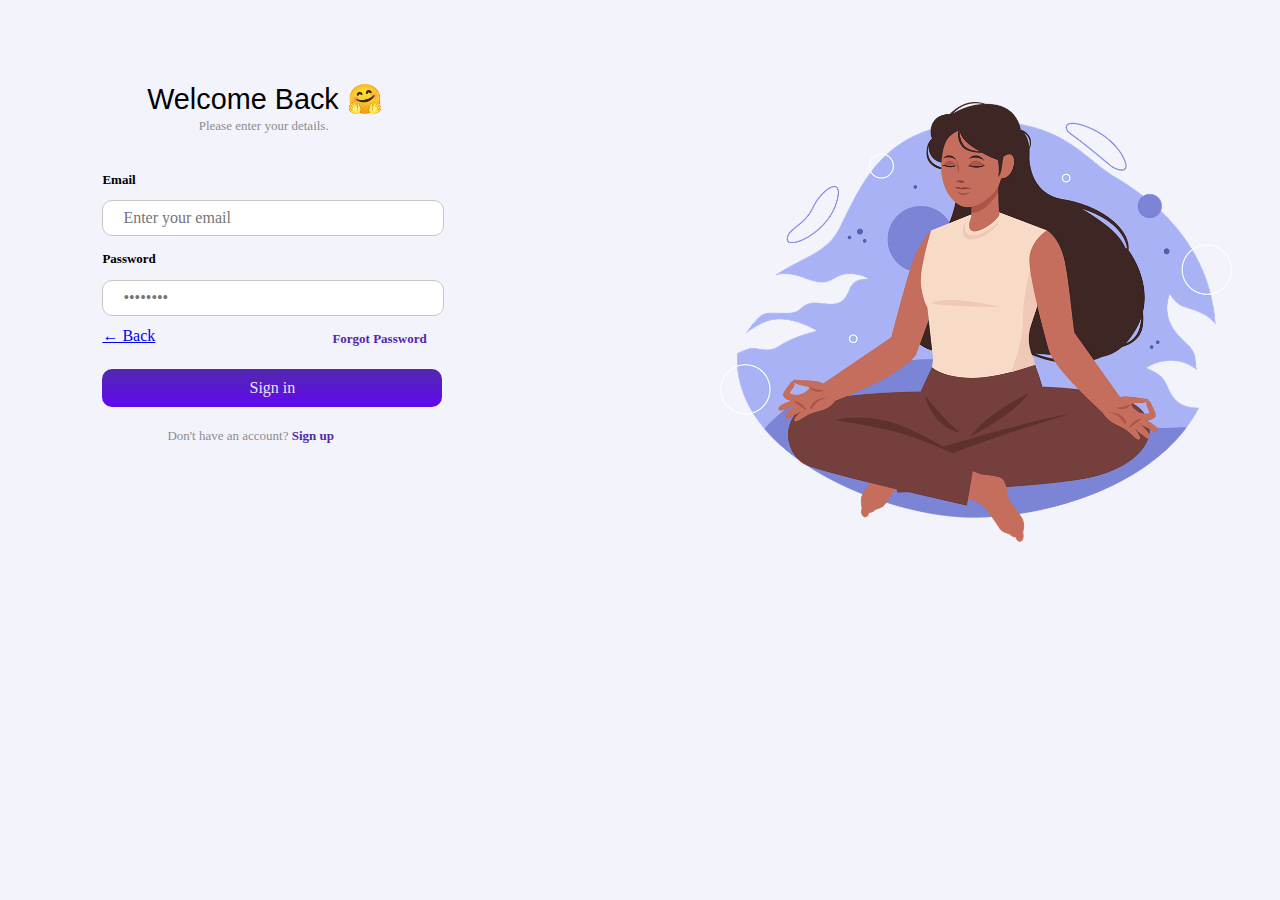
<file: html/login.html>
<!DOCTYPE html>
<html lang="en">
<head>
  <meta charset="UTF-8" />
  <meta http-equiv="X-UA-Compatible" content="IE edge" />
  <meta name="viewport" content="width=device-width, initial-scale=1.0" />
  <link rel="icon" href="/images/favicon-enhanced.png" />
  <link rel="stylesheet" href="css/login.css" />
  <link rel="stylesheet" href="https://cdnjs.cloudflare.com/ajax/libs/font-awesome/5.13.0/css/all.min.css" />

  <style>
    /* Custom CSS for alert messages */
    .alert {
      display: none;
      position: fixed;
      top: 10%;
      left: 50%;
      transform: translate(-50%, -50%);
      padding: 20px;
      background-color: #4caf50;
      color: white;
      text-align: center;
      border-radius: 6px;
      box-shadow: 0px 0px 10px 0px #262626;
      opacity: 0.8;
      transition: all 0.3s ease-in-out;
      z-index: 1;
    }

    #emptyFieldsAlert {
      background-color: red;
    }
    
    input[type="password"]::-webkit-credentials-auto-fill-button,
    input[type="password"]::-webkit-contacts-auto-fill-button,
    input[type="password"]::-ms-reveal {
        display: none;
      }
  </style>
  <title>Mind-Tree - Login</title>
</head>
  <body onload="myfunction()">
    <div id="load">
      <div
        style="
          background-color: white;
          height: 25vh;
          width: 100%;
          position: relative;
          top: -70px;
        "></div>
  </div>

  <div class="alert" id="emptyFieldsAlert" style="display: none">
    Please fill in all fields!
  </div>
  <img src="../images/signupill.png" alt="" />
  <div class="login">
    <div class="welcome">
      <h1 class="titletext">Welcome Back &#x1F917</h1>
      <span>Please enter your details.</span>
    </div>
    <div class="inputs">
      <span>Email<br /></span>
      <input class="inputbox" placeholder="Enter your email" id="loginEmail" /><br />
      <span>Password<br /></span>
      <input type="password" class="inputbox" placeholder="••••••••" id="loginPassword" />
      <i class="fas fa-eye-slash" id="toggleLoginPassword" style="margin-left: -30px; cursor: pointer;"></i>
    </div>
    <div class="forgotpass">
      <span>Forgot Password</span>
    </div>
    <p class="back"><a class="tag" href="../index.html">&#8592; Back</a></p>
    <div class="button">
      <input type="button" class="signin" value="Sign in" id="loginButton" />
    </div>
    <div class="signupline">
      <span>Don't have an account?</span>
      <span class="signupbutton"> Sign up</span>
    </div>
  </div>
  <div class="register">
    <div class="welcome">
      <h1 class="titletext">Create an account</h1>
      <span>Let's get started.</span>
    </div>
    <div class="inputs">
      <span>Username<br /></span>
      <input class="inputbox" placeholder="Enter your username" id="signupUsername" /><br />
      <span>Email<br /></span>
      <input class="inputbox" placeholder="Enter your email" id="signupEmail" /><br />
      <span>Password<br /></span>
      <input type="password" class="inputbox" placeholder="••••••••" id="signupPassword" />
      <i class="fas fa-eye-slash" id="toggleSignupPassword" style="margin-left: -30px; cursor: pointer;"></i>
    </div>
    <p class="back-1"><a class="tag1" href="../index.html">&#8592; Back</a></p>
    <div class="button">
      <input type="button" class="signin" value="Sign up" id="signupButton" />
    </div>
    <div class="signupline">
      <span>Already have an account?</span>
      <span class="signinbutton"> Sign in</span>
    </div>
  </div>

  <!-- Alert messages -->
  <div class="alert" id="loginAlert">Sign in successful!</div>
  <div class="alert" id="signupAlert">Sign up successful!</div>

  <script>
    const signin_btn = document.querySelector(".signinbutton");
    const signup_btn = document.querySelector(".signupbutton");
    const register = document.querySelector(".register");
    const login = document.querySelector(".login");
    signup_btn.addEventListener("click", () => {
      register.style.display = "block";
      login.style.display = "none";
    });
    signin_btn.addEventListener("click", () => {
      register.style.display = "none";
      login.style.display = "block";
    });
    loginButton.addEventListener("click", () => {
      const emailInput = document.getElementById("loginEmail");
      const passwordInput = document.getElementById("loginPassword");
      const loginAlert = document.getElementById("loginAlert");
      if (emailInput.value.trim() === "" || passwordInput.value.trim() === "") {
        const emptyFieldsAlert = document.getElementById("emptyFieldsAlert");
        emptyFieldsAlert.style.display = "block";
        setTimeout(() => {
          emptyFieldsAlert.style.display = "none";
        }, 3000);
      } else {
        emailInput.value = ""; // Clear email input
        passwordInput.value = ""; // Clear password input

        loginAlert.style.display = "block";
        setTimeout(() => {
          loginAlert.style.display = "none";
        }, 3000);
      }
    });

    signupButton.addEventListener("click", () => {
      const usernameInput = document.getElementById("signupUsername");
      const emailInput = document.getElementById("signupEmail");
      const passwordInput = document.getElementById("signupPassword");
      const signupAlert = document.getElementById("signupAlert");

      if (
        usernameInput.value.trim() === "" ||
        emailInput.value.trim() === "" ||
        passwordInput.value.trim() === ""
      ) {
        const emptyFieldsAlert = document.getElementById("emptyFieldsAlert");
        emptyFieldsAlert.style.display = "block";
        setTimeout(() => {
          emptyFieldsAlert.style.display = "none";
        }, 3000);
      } else {
        usernameInput.value = ""; // Clear username input
        emailInput.value = ""; // Clear email input
        passwordInput.value = ""; // Clear password input

        signupAlert.style.display = "block";
        setTimeout(() => {
          signupAlert.style.display = "none";
        }, 3000);
      }
    });

  </script>
  <script>
    const preloader = document.getElementById("load");
    function myfunction() {
      preloader.style.display = "none";
    }
    const toggleLoginPassword = document.querySelector("#toggleLoginPassword");
    const loginPassword = document.getElementById("loginPassword");

    toggleLoginPassword.addEventListener("click", function (e) {

      if(loginPassword.type == "text"){
        loginPassword.type = "password";
        toggleLoginPassword.className = "fas fa-eye-slash";
      }
      else if(loginPassword.type == "password"){
        loginPassword.type = "text";
        toggleLoginPassword.className = "fas fa-eye";
      }
    });

    const toggleSignupPassword = document.querySelector("#toggleSignupPassword");
    const signupPassword = document.getElementById("signupPassword");

    toggleSignupPassword.addEventListener("click", function (e) {

      if(signupPassword.type == "text"){
        signupPassword.type = "password";
        toggleSignupPassword.className = "fas fa-eye-slash";
      }
      else if(signupPassword.type == "password"){
        signupPassword.type = "text";
        toggleSignupPassword.className = "fas fa-eye";
      }
    });
  </script>

</body>
</html>
</file>
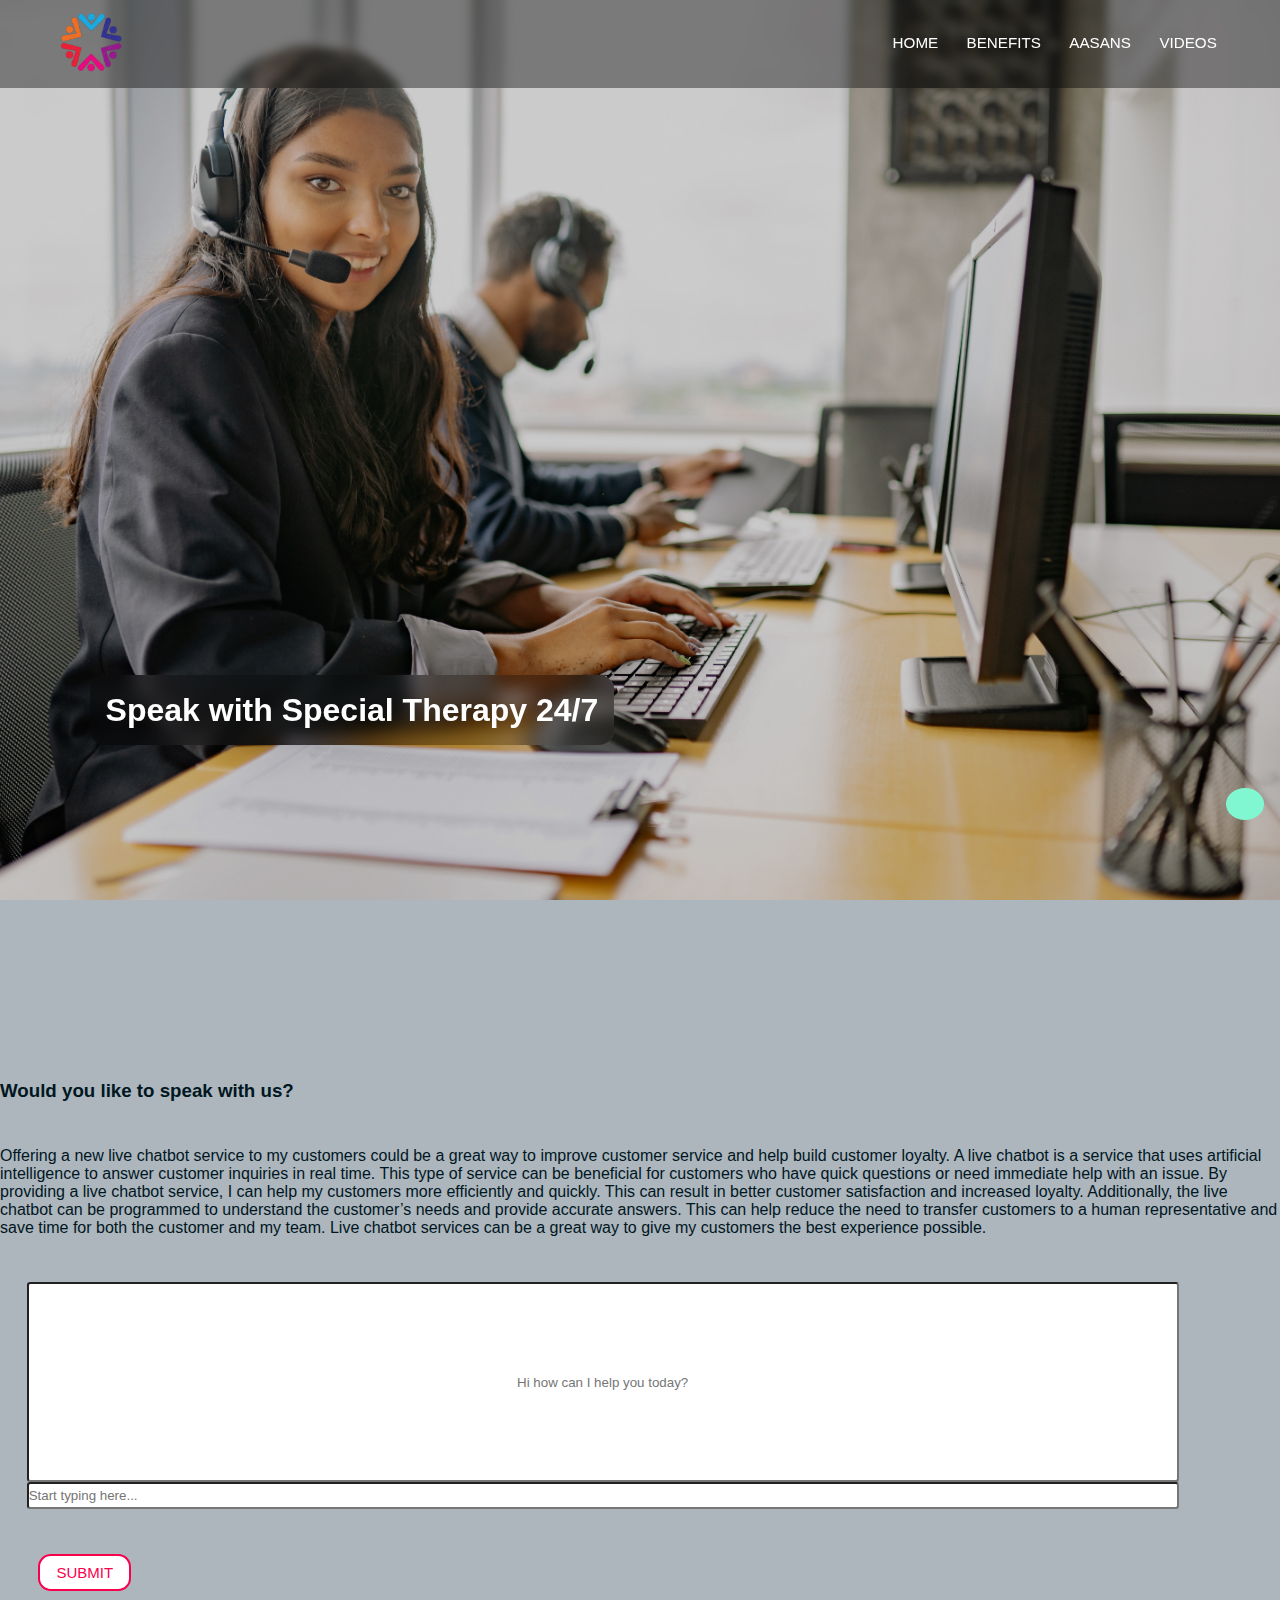
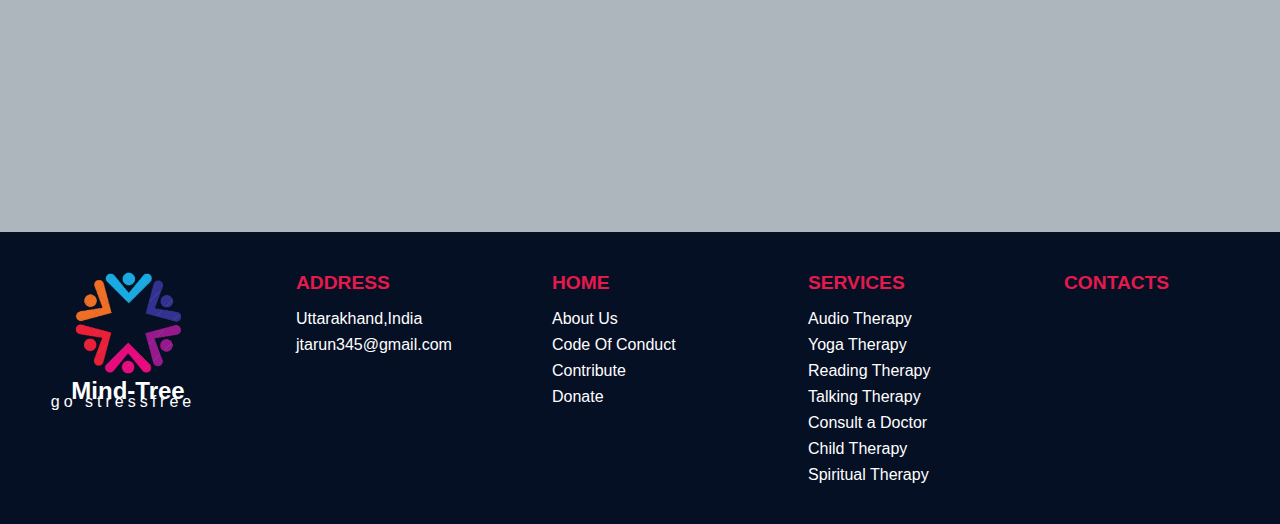
<file: html/specialTherapy.html>
<!DOCTYPE html>
<html lang="en">
  <head>
    <meta charset="UTF-8" />
    <meta http-equiv="X-UA-Compatible" content="IE=edge" />
    <meta name="viewport" content="width=device-width, initial-scale=1.0" />
    <link rel="icon" href="/images/favicon-enhanced.png" />
    <link rel="preconnect" href="https://fonts.googleapis.com" />
    <link rel="preconnect" href="https://fonts.gstatic.com" crossorigin />
    <link
      href="https://fonts.googleapis.com/css2?family=Inter:wght@100;400;700&display=swap"
      rel="stylesheet"
    />
    <link
      rel="stylesheet"
      text="text/CSS"
      href="https://cdnjs.cloudflare.com/ajax/libs/font-awesome/6.1.1/css/all.min.css"
    />
    <link
      href="https://cdn.jsdelivr.net/npm/bootstrap@5.2.0/dist/css/bootstrap.min.css"
      rel="stylesheet"
      integrity="sha384-gH2yIJqKdNHPEq0n4Mqa/HGKIhSkIHeL5AyhkYV8i59U5AR6csBvApHHNl/vI1Bx"
      crossorigin="anonymous"
    />
    <link rel="stylesheet" href="../css/specialTherapy.css" />
    <title>Mind-Tree - Special Therapy</title>
    <link href="https://unpkg.com/aos@2.3.1/dist/aos.css" rel="stylesheet" />

    <script src="https://unpkg.com/@lottiefiles/lottie-player@1.5.7/dist/lottie-player.js"></script>
    <script src="https://unpkg.com/@lottiefiles/lottie-player@0.4.0/dist/tgs-player.js"></script>
  </head>

  <body onload="myfunction()" id="main">
    <div id="load">
      <div
        style="
          background-color: white;
          height: 25vh;
          width: 100%;
          position: relative;
          top: -70px;
        "
      ></div>
    </div>
    <div id="back-top-div" class="back-top-wrap">
      <i class="fas fa-arrow-up"></i>
    </div>
    <!-- Navbar Section -->
    <nav>
      <a href="../index.html"
        ><img class="logo" src="../logo.png" alt="Logo"
      /></a>

      <div class="nav-links" id="navLinks">
        <ul>
          <li><a href="../index.html">HOME</a></li>
          <li><a href="#benefits">BENEFITS</a></li>
          <li><a href="#aasan">AASANS </a></li>
          <li><a href="#videos">VIDEOS </a></li>
        </ul>
      </div>

      <div class="hamburger" id="ham">
        <svg
          stroke="currentColor"
          fill="currentColor"
          stroke-width="0"
          viewBox="0 0 1024 1024"
          height="1em"
          width="1em"
          xmlns="http://www.w3.org/2000/svg"
        >
          <path
            d="M904 160H120c-4.4 0-8 3.6-8 8v64c0 4.4 3.6 8 8 8h784c4.4 0 8-3.6 8-8v-64c0-4.4-3.6-8-8-8zm0 624H120c-4.4 0-8 3.6-8 8v64c0 4.4 3.6 8 8 8h784c4.4 0 8-3.6 8-8v-64c0-4.4-3.6-8-8-8zm0-312H120c-4.4 0-8 3.6-8 8v64c0 4.4 3.6 8 8 8h784c4.4 0 8-3.6 8-8v-64c0-4.4-3.6-8-8-8z"
          ></path>
        </svg>
      </div>
    </nav>
    <!-- Navbar Section Ends Here -->

    <div class="menu" id="menu">
      <ul class="menu-link">
        <li><a href="/index.html">HOME</a></li>
        <li><a class="close" href="#benefits">BENEFITS</a></li>
        <li><a class="close" href="#aasan">AASANS</a></li>
        <li><a class="close" href="#videos">VIDEOS</a></li>
      </ul>
    </div>

    <!-- Header Section-->
    <header>
      <div class="filter"></div>
      <div class="text col-lg-5 container-glass">
        <!-- <<<<<<< HEAD -->
        <h1 class="title">Speak with Special Therapy 24/7</h1>
      </div>
    </header>
    <!-- Header Section Ends here -->

    <!--Benefits section-->
    <section class="benefits" id="benefits">
      <div class="container">
        <div class="row text-center">
          <div class="col-md-12 text-center">
            <div class="spacer_small"></div>
            <h3>Would you like to speak with us?</h3>
            <div class="spacer"></div>

            <p>
              Offering a new live chatbot service to my customers could be a
              great way to improve customer service and help build customer
              loyalty. A live chatbot is a service that uses artificial
              intelligence to answer customer inquiries in real time. This type
              of service can be beneficial for customers who have quick
              questions or need immediate help with an issue. By providing a
              live chatbot service, I can help my customers more efficiently and
              quickly. This can result in better customer satisfaction and
              increased loyalty. Additionally, the live chatbot can be
              programmed to understand the customer’s needs and provide accurate
              answers. This can help reduce the need to transfer customers to a
              human representative and save time for both the customer and my
              team. Live chatbot services can be a great way to give my
              customers the best experience possible.
            </p>
          </div>
        </div>
        <div class="spacer"></div>
        <div class="row">
          <div class="col-md-8">
            <input
              placeholder="Hi how can I help you today?"
              class="text_box"
            />
          </div>

          <div class="col-md-4">
            <lottie-player
              autoplay
              loop
              mode="normal"
              src="../images/chatbot.json"
              style="width: 225px"
            >
            </lottie-player>
          </div>
        </div>
        <div class="row">
          <div class="col-md-8">
            <input
              placeholder="Start typing here..."
              class="input_box"
            />
        </div>
    
      </div>
      <div class="spacer"></div>

      <button class="btn submit">SUBMIT</button>
      <div class="spacer_large"></div>

    </section>
    <!--Benefits section ends-->

    <!-- footer start -->
    <footer>
      <div class="footer-container">
        <!--logo and info column-->
        <div class="col">
          <!--logo insert-->
          <img src="../logo.png" alt="logo" class="footlogo" />
          <div class="footercontent">
            <h2 class="footerheading">Mind-Tree</h2>
            <p class="footerpara">go stressfree</p>
          </div>
        </div>

        <!--ADDRESS COLUMN-->

        <div class="footer-side-col">
          <div class="col">
            <h3>
              ADDRESS
              <div class="underline"><span></span></div>
            </h3>
            <p>Uttarakhand,India</p>
            <p class="email-id">
              <a href="mailto:jtarun345@gmail.com">jtarun345@gmail.com</a>
            </p>
          </div>
          <!--HOME COLUMN-->
          <div class="col">
            <h3>HOME</h3>
            <ul>
              <li><a href="#about">About Us</a></li>
              <li>
                <a
                  href="https://github.com/Susmita-Dey/Sukoon/blob/main/CODE_OF_CONDUCT.md"
                  >Code Of Conduct</a
                >
              </li>
              <li>
                <a href="https://github.com/Susmita-Dey/Sukoon">Contribute</a>
              </li>
              <li>
                <a href="https://www.buymeacoffee.com/susmitadey">Donate</a>
              </li>
            </ul>
          </div>
          <!--OUR SERVICES COLUMN-->
          <div class="col">
            <h3>
              SERVICES
              <div class="underline"><span></span></div>
            </h3>
            <ul>
              <li>
                <a
                  href="https://sukoon-stress-free.netlify.app/html/audiotherapy"
                  >Audio Therapy</a
                >
              </li>
              <li>
                <a
                  href="https://sukoon-stress-free.netlify.app/html/yogatherapy.html"
                  >Yoga Therapy</a
                >
              </li>
              <li>
                <a
                  href="https://sukoon-stress-free.netlify.app/html/readingtherapy"
                  >Reading Therapy</a
                >
              </li>
              <li>
                <a
                  href="https://sukoon-stress-free.netlify.app/html/talkingtherapy"
                  >Talking Therapy</a
                >
              </li>
              <li>
                <a href="https://www.practo.com/counselling-psychology"
                  >Consult a Doctor</a
                >
              </li>
              <li>
                <a
                  href="https://sukoon-stress-free.netlify.app/html/childTherapy"
                  >Child Therapy</a
                >
              </li>
              <li>
                <a
                  href="https://sukoon-stress-free.netlify.app/html/spiritualTherapy"
                  >Spiritual Therapy</a
                >
              </li>
            </ul>
          </div>
          <!--CONTACTS COLUMN-->
          <div class="col">
            <h3>
              CONTACTS
              <div class="underline"><span></span></div>
            </h3>
            <div class="social-menu">
              <ul>
                <a href="https://twitter.com/sukoon665" target="_blank">
                  <li id="social-twitter">
                    <i class="fab fa-2x fa-twitter"></i>
                  </li>
                </a>
              <a href="https://x.com/TarunJoc1940329" target="_blank">
                <li id="social-twitter"><i class="fab fa-2x fa-twitter"></i></li>
              </a>
              <a href="https://github.com/tarunjoshi730/" target="_blank">
                <li id="social-github"><i class="fab fa-2x fa-github"></i></li>
              </a>
              <a href="https://www.linkedin.com/in/tarunjoshi0/" target="_blank">
                <li id="social-linkedin"><i class="fab fa-2x fa-linkedin-in"></i></li>
              </a>
              </ul>
            </div>
          </div>
        </div>
      </div>
    </footer>
    <script src="https://unpkg.com/aos@2.3.1/dist/aos.js"></script>
    <script>
      AOS.init();
      const ham = document.getElementById("ham");
      const menu = document.getElementById("menu");
      const close = document.querySelectorAll(".close");
      const closeMenu = () => {
        if (menu.classList.contains("open")) {
          menu.classList.remove("open");

          console.log("open");
        }
        ham.innerHTML =
          '<svg stroke="currentColor" fill="currentColor" stroke-width="0" viewBox="0 0 1024 1024" height="1em" width="1em" xmlns="http://www.w3.org/2000/svg"><path d="M904 160H120c-4.4 0-8 3.6-8 8v64c0 4.4 3.6 8 8 8h784c4.4 0 8-3.6 8-8v-64c0-4.4-3.6-8-8-8zm0 624H120c-4.4 0-8 3.6-8 8v64c0 4.4 3.6 8 8 8h784c4.4 0 8-3.6 8-8v-64c0-4.4-3.6-8-8-8zm0-312H120c-4.4 0-8 3.6-8 8v64c0 4.4 3.6 8 8 8h784c4.4 0 8-3.6 8-8v-64c0-4.4-3.6-8-8-8z"></path></svg>';
      };

      const toggleMenu = () => {
        if (menu.classList.contains("open")) {
          menu.classList.remove("open");
          ham.innerHTML =
            '<svg stroke="currentColor" fill="currentColor" stroke-width="0" viewBox="0 0 1024 1024" height="1em" width="1em" xmlns="http://www.w3.org/2000/svg"><path d="M904 160H120c-4.4 0-8 3.6-8 8v64c0 4.4 3.6 8 8 8h784c4.4 0 8-3.6 8-8v-64c0-4.4-3.6-8-8-8zm0 624H120c-4.4 0-8 3.6-8 8v64c0 4.4 3.6 8 8 8h784c4.4 0 8-3.6 8-8v-64c0-4.4-3.6-8-8-8zm0-312H120c-4.4 0-8 3.6-8 8v64c0 4.4 3.6 8 8 8h784c4.4 0 8-3.6 8-8v-64c0-4.4-3.6-8-8-8z"></path></svg>';
          console.log("open");
        } else {
          menu.classList.add("open");
          ham.innerHTML =
            '<svg stroke="currentColor" fill="currentColor" stroke-width="0" viewBox="0 0 1024 1024" height="1em" width="1em" xmlns="http://www.w3.org/2000/svg"><path d="M563.8 512l262.5-312.9c4.4-5.2.7-13.1-6.1-13.1h-79.8c-4.7 0-9.2 2.1-12.3 5.7L511.6 449.8 295.1 191.7c-3-3.6-7.5-5.7-12.3-5.7H203c-6.8 0-10.5 7.9-6.1 13.1L459.4 512 196.9 824.9A7.95 7.95 0 0 0 203 838h79.8c4.7 0 9.2-2.1 12.3-5.7l216.5-258.1 216.5 258.1c3 3.6 7.5 5.7 12.3 5.7h79.8c6.8 0 10.5-7.9 6.1-13.1L563.8 512z"></path></svg>';
          console.log("close");
        }
      };
      ham.addEventListener("click", toggleMenu);
      close.forEach((ele) => {
        ele.addEventListener("click", closeMenu);
      });
    </script>
    <script>
      var preloader = document.getElementById("load");
      var scroll = document.getElementById("main");
      function myfunction() {
        preloader.style.display = "none";
        scroll.style.overflow = "hidden";
      }
      const backTopElement = document.getElementById("back-top-div");
      const minScolledAmountToBackTop = 800;

      window.addEventListener("scroll", () => {
        if (window.scrollY < minScolledAmountToBackTop) {
          backTopElement.classList.add("hidden");
        } else {
          backTopElement.classList.remove("hidden");
        }
      });

      const backTop = () => {
        window.scrollTo(0, 0);
      };

      backTopElement.addEventListener("click", backTop);
      ham.addEventListener("click", toggleMenu);
    </script>
  </body>
</html>
</file>
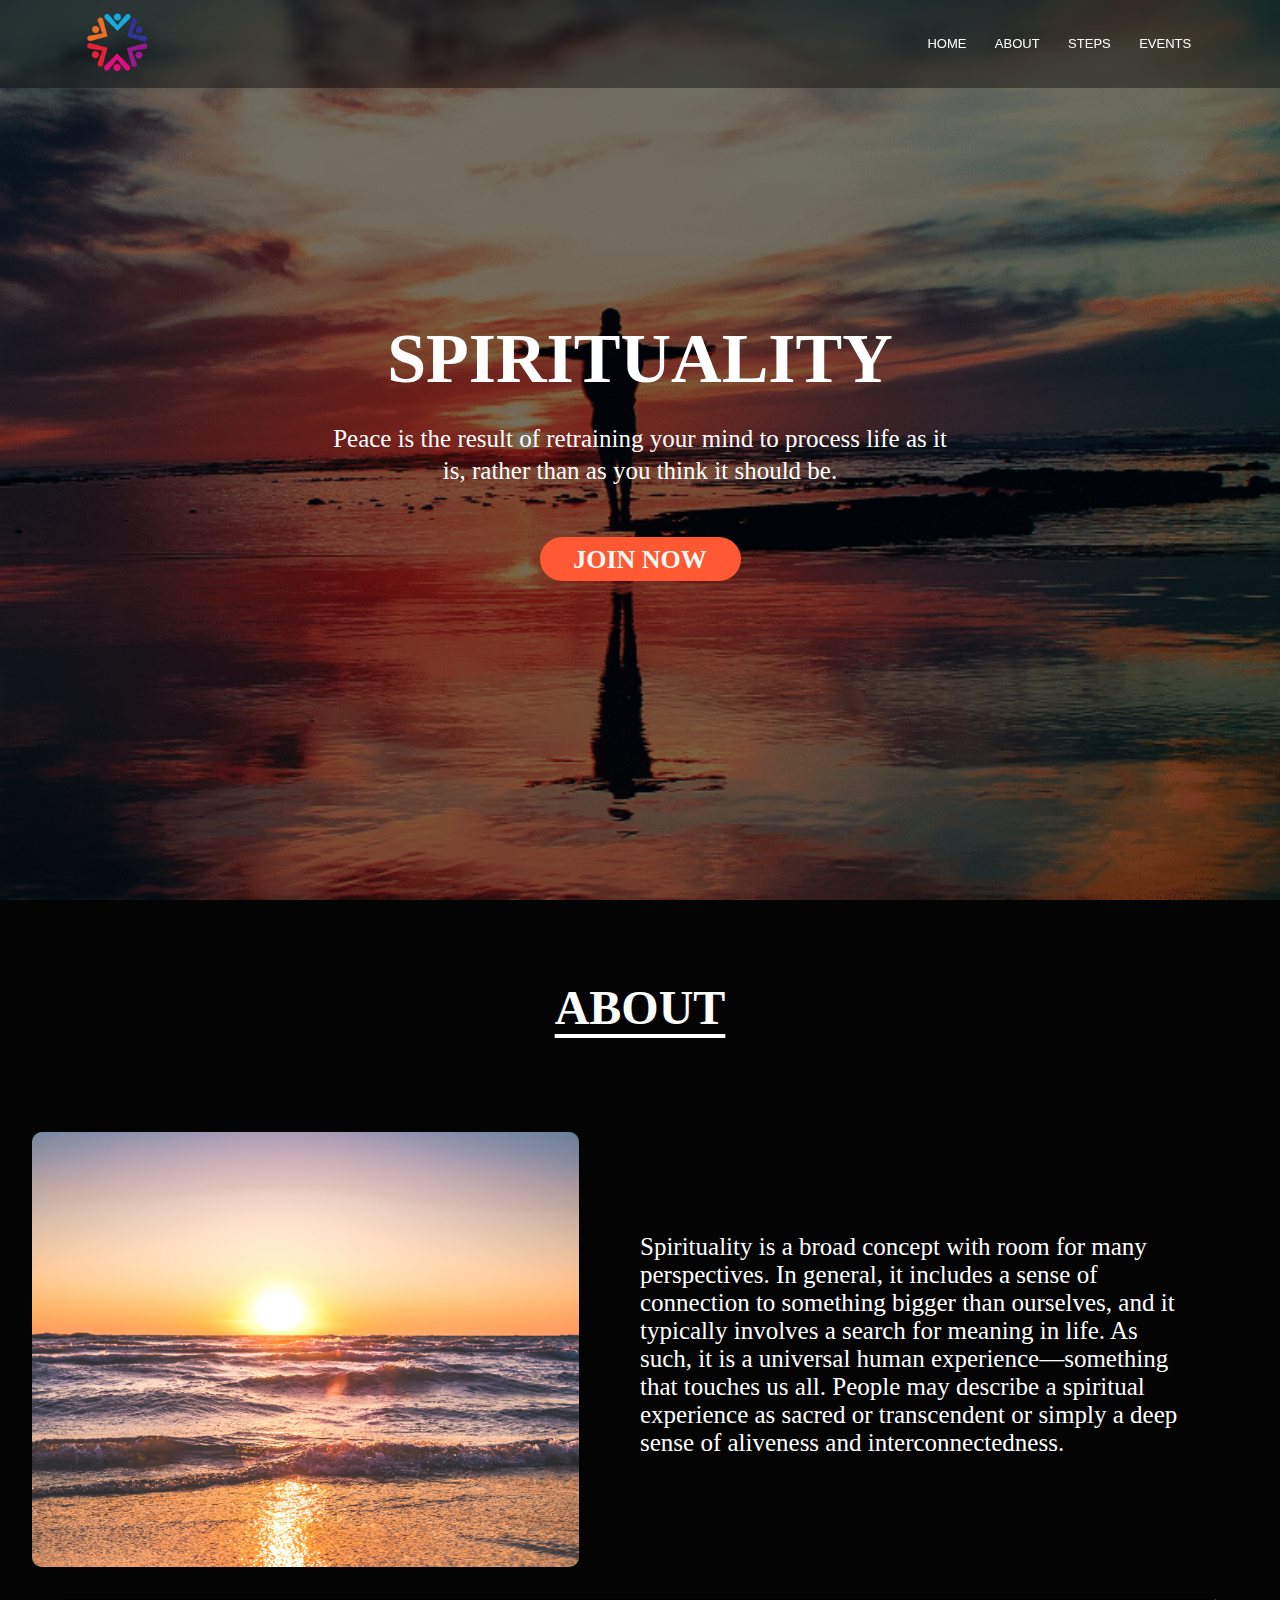
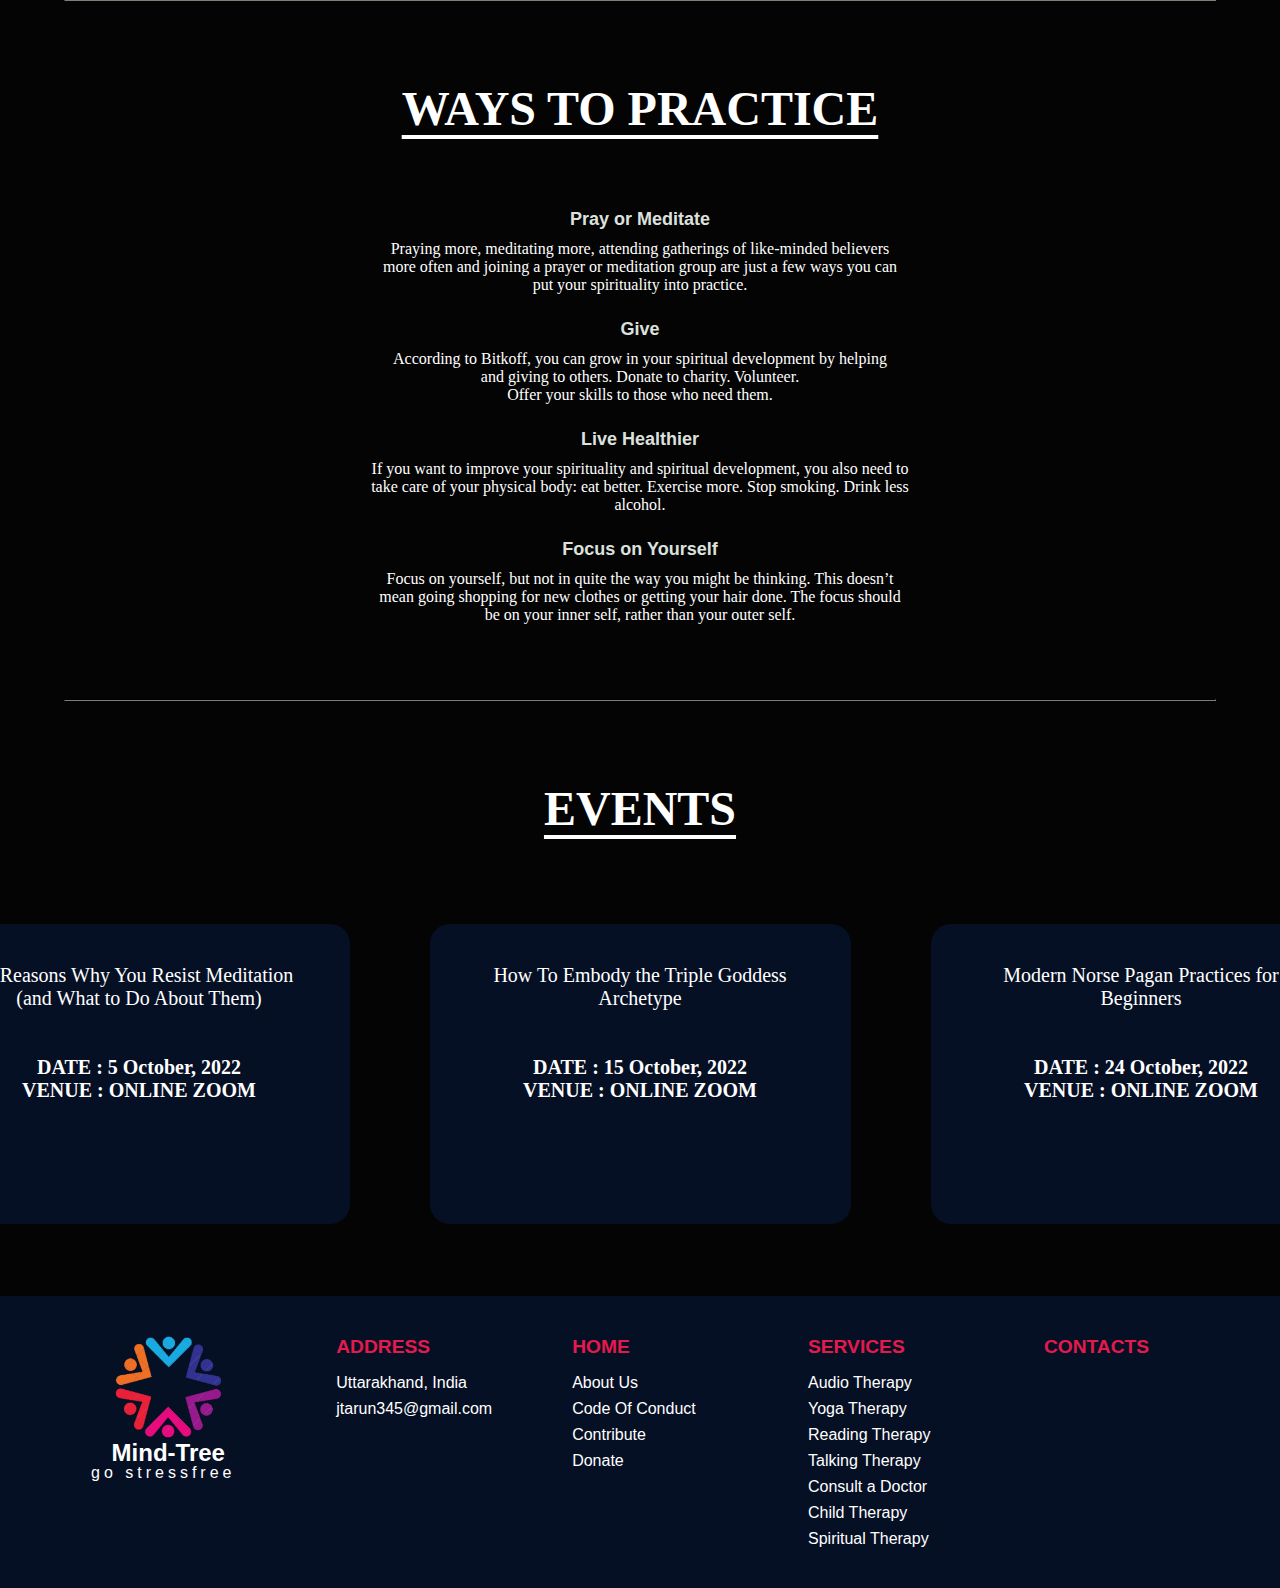
<file: html/spirituality.html>
<!DOCTYPE html>
<html lang="en">
  <head>
    <meta charset="UTF-8" />
    <meta http-equiv="X-UA-Compatible" content="IE=edge" />
    <meta name="viewport" content="width=device-width, initial-scale=1.0" />
    <link rel="icon" href="/images/favicon-enhanced.png" />
    <link rel="preconnect" href="https://fonts.googleapis.com" />
    <link rel="preconnect" href="https://fonts.gstatic.com" crossorigin />
    <link
      rel="stylesheet"
      text="text/CSS"
      href="https://cdnjs.cloudflare.com/ajax/libs/font-awesome/6.1.1/css/all.min.css"
    />
    <link
      href="https://fonts.googleapis.com/css2?family=Inter:wght@100;400;700&display=swap"
      rel="stylesheet"
    />
    
    <title>Mind-Tree - Spiritual Therapy</title>
    <link rel="stylesheet" href="../css/spirituality.css" />
  </head>
  <body>
    <!-- Navbar Section -->
    <nav>
      <a href="../index.html"
        ><img class="audio-logo" src="../logo.png" alt="Logo"
      /></a>

      <div class="nav-links" id="navLinks">
        <ul>
          <li><a href="../index.html">HOME</a></li>
          <li><a href="#about" class=".smooth-scroll">ABOUT</a></li>
          <li><a href="#steps" class=".smooth-scroll">STEPS</a></li>
          <li><a href="#Events" class=".smooth-scroll">EVENTS</a></li>
        </ul>
      </div>
      <div class="hamburger" id="ham">
        <svg stroke="currentColor" fill="currentColor" stroke-width="0" viewBox="0 0 1024 1024" height="1em" width="1em" xmlns="http://www.w3.org/2000/svg"><path d="M904 160H120c-4.4 0-8 3.6-8 8v64c0 4.4 3.6 8 8 8h784c4.4 0 8-3.6 8-8v-64c0-4.4-3.6-8-8-8zm0 624H120c-4.4 0-8 3.6-8 8v64c0 4.4 3.6 8 8 8h784c4.4 0 8-3.6 8-8v-64c0-4.4-3.6-8-8-8zm0-312H120c-4.4 0-8 3.6-8 8v64c0 4.4 3.6 8 8 8h784c4.4 0 8-3.6 8-8v-64c0-4.4-3.6-8-8-8z"></path></svg>
      </div>
      
    </nav>

      <!-- Mobile Layout Navbar -->
    <div class="menu" id="menu">
      <ul class="menu-link">
        <li><a href="../index.html">HOME</a></li>
        <li><a class="close" href="#about">ABOUT</a></li>
        <li><a class="close" href="#steps">STEPS </a></li>
        <li><a class="close" href="#Events">EVENTS </a></li>
      </ul>
    </div>
      <!-- Mobile Layout Navbar Ends Here -->

    <!-- Navbar Section Ends Here -->

    <div class="menu" id="menu">
      <ul class="menu-link">
        <li><a href="../index.html">HOME</a></li>
        <li><a class="close" href="#about">ABOUT</a></li>
        <li><a class="close" href="#images">IMAGES </a></li>
        <li><a class="close" href="#videos">VIDEOS </a></li>
      </ul>
    </div>
    <header>
        <div class="back">

        </div>
            <div class="center"> 
                <h1 id="title">SPIRITUALITY</h1>
                <h3 id="subtitle">Peace is the result of retraining your mind to process life as it is, rather than as you think it should be.</h3><h3 class="title-button">
                    JOIN NOW
                </h3></div>
                    
        </header>
        <section id="about" class="about">
      <h1 class="section-headings">ABOUT</h1>
      <div class="bfit">
        <img src="../images/Spirituality2.png"
            width="700" height="600">
        <div class="btext">
            <div class="baby-text">
              <p>Spirituality is a broad concept with room for many perspectives. In general, it includes a sense of connection to something bigger than ourselves, and it typically involves a search for meaning in life. As such, it is a universal human experience—something that touches us all. People may describe a spiritual experience as sacred or transcendent or simply a deep sense of aliveness and interconnectedness.

</p>
            </div>
        </div>

    </div>
  </div>
    </div>
    </section>
    <hr/>
    <section id="steps">
      <h1 class="section-headings">WAYS TO PRACTICE</h1>
      <div>
        <div class="pt1">
          <h2 class="pt-head">
            
          <i class="fa fa-circle" aria-hidden="true"></i> Pray or Meditate
          </h2>
          <p style="text-align: center;">Praying more, meditating more, attending gatherings of like-minded believers<br> more often and joining a prayer or meditation group are just a few ways you can<br> put your spirituality into practice.</p>
        </div>
        <div class="pt1">
          <h2 class="pt-head">
            
          <i class="fa fa-circle" aria-hidden="true"></i> Give
          </h2>
          <p style="text-align: center;">According to Bitkoff, you can grow in your spiritual development by helping<br>and giving to others. Donate to charity. Volunteer.<br> Offer your skills to those who need them.</p>
        </div>
        <div class="pt1">
          <h2 class="pt-head">
            
          <i class="fa fa-circle" aria-hidden="true"></i> Live Healthier
          </h2>
          <p style="text-align: center;">If you want to improve your spirituality and spiritual development, you also need to<br> take care of your physical body: eat better. Exercise more. Stop smoking. Drink less<br> alcohol.
        </div>
        <div class="pt1">
          <h2 class="pt-head">
            
          <i class="fa fa-circle" aria-hidden="true"></i> Focus on Yourself  
          </h2>
          <p style="text-align: center;">Focus on yourself, but not in quite the way you might be thinking. This doesn’t<br> mean going shopping for new clothes or getting your hair done. The focus should<br> be on your inner self, rather than your outer self.</p>
        </div>
      </div>
      
     
      <br>
    </section>
    <hr/>
    <!-- Events Section  -->
  <section id="Events" style="text-align: center;">
    <h1 class="section-headings">EVENTS</h1>
    <div class="footer-side-col" style="text-align: center;">
      <div class="col">
        <p style="color: white; width: 421px;
        height: 300px;
        background: rgb(6, 16, 37);
        border-radius: 20px; font-family: 'Montserrat'; font-size:20px; padding: 40px;">7 Reasons Why You Resist Meditation (and What to Do About Them)<br><br><br><b>DATE : 5 October, 2022<br>
VENUE : ONLINE ZOOM</b> </p>
      </div>

      <div class="col">
        <p style="color: white; width: 421px;
        height: 300px;
        background: rgb(6, 16, 37);
        border-radius: 20px; font-family: 'Montserrat'; font-size:20px; padding: 40px;">How To Embody the Triple Goddess Archetype
<br><br><br><b>DATE : 15 October, 2022<br>
VENUE : ONLINE ZOOM</b> </p>
      </div>

      <div class="col">
        <p style="color: white; width: 421px;
        height: 300px;
        background: rgb(6, 16, 37);
        border-radius: 20px; font-family: 'Montserrat'; font-size:20px; padding: 40px;">Modern Norse Pagan
Practices for Beginners
<br><br><br><b>DATE : 24 October, 2022<br>
VENUE : ONLINE ZOOM</b> </p>
      </div>

      

  </section>


     <!-- footer start -->
  <footer>
    <div class="footer-container">
      <!--logo and info column-->
      <div class="col">
        <!--logo insert-->
        <img src="../logo.png" alt="logo" class="footlogo" />
        <div class="footercontent">
          <h2 class="footerheading">Mind-Tree</h2>
          <p class="footerpara">go stressfree</p>
        </div>
      </div>

      <!--ADDRESS COLUMN-->

      <div class="footer-side-col">
        <div class="col">
          <h3>
            ADDRESS
            <div class="underline"><span></span></div>
          </h3>
          <p>Uttarakhand, India</p>
          <p class="email-id"><a href="mailto:jtarun345@gmail.com">jtarun345@gmail.com</a></p>
        </div>
        <!--HOME COLUMN-->
        <div class="col">
          <h3>HOME</h3>
          <ul>
            <li><a href="#about">About Us</a></li>
            <li>
              <a
                href="https://github.com/Susmita-Dey/Sukoon/blob/main/CODE_OF_CONDUCT.md"
                >Code Of Conduct</a
              >
            </li>
            <li>
              <a href="https://github.com/Susmita-Dey/Sukoon">Contribute</a>
            </li>
            <li>
              <a href="https://www.buymeacoffee.com/susmitadey">Donate</a>
            </li>
          </ul>
        </div>
        <!--OUR SERVICES COLUMN-->
        <div class="col">
          <h3>
            SERVICES
            <div class="underline"><span></span></div>
          </h3>
          <ul>
            <li>
              <a href="https://sukoon-stress-free.netlify.app/html/audiotherapy"
                >Audio Therapy</a
              >
            </li>
            <li>
              <a
                href="https://sukoon-stress-free.netlify.app/html/yogatherapy.html"
                >Yoga Therapy</a
              >
            </li>
            <li>
              <a
                href="https://sukoon-stress-free.netlify.app/html/readingtherapy"
                >Reading Therapy</a
              >
            </li>
            <li>
              <a
                href="https://sukoon-stress-free.netlify.app/html/talkingtherapy"
                >Talking Therapy</a
              >
            </li>
            <li>
              <a href="https://www.practo.com/counselling-psychology"
                >Consult a Doctor</a
              >
            </li>
            <li>
              <a href="https://sukoon-stress-free.netlify.app/html/childTherapy"
                >Child Therapy</a
              >
            </li>
            <li>
              <a href="https://sukoon-stress-free.netlify.app/html/spiritualTherapy"
                >Spiritual Therapy</a
              >
            </li>
          </ul>
        </div>
        <!--CONTACTS COLUMN-->
        <div class="col">
          <h3>
            CONTACTS
            <div class="underline"><span></span></div>
          </h3>
          <div class="social-menu">
            <ul>
              <a href="https://x.com/TarunJoc1940329" target="_blank">
                <li id="social-twitter"><i class="fab fa-2x fa-twitter"></i></li>
              </a>
              <a href="https://github.com/tarunjoshi730/" target="_blank">
                <li id="social-github"><i class="fab fa-2x fa-github"></i></li>
              </a>
              <a href="https://www.linkedin.com/in/tarunjoshi0/" target="_blank">
                <li id="social-linkedin"><i class="fab fa-2x fa-linkedin-in"></i></li>
              </a>
            </ul>
          </div>
      </div>
      </div>
      </div>
    </div>
  </footer>
  <script src="childTherapy.js"></script>
  </body>
</html>
</file>
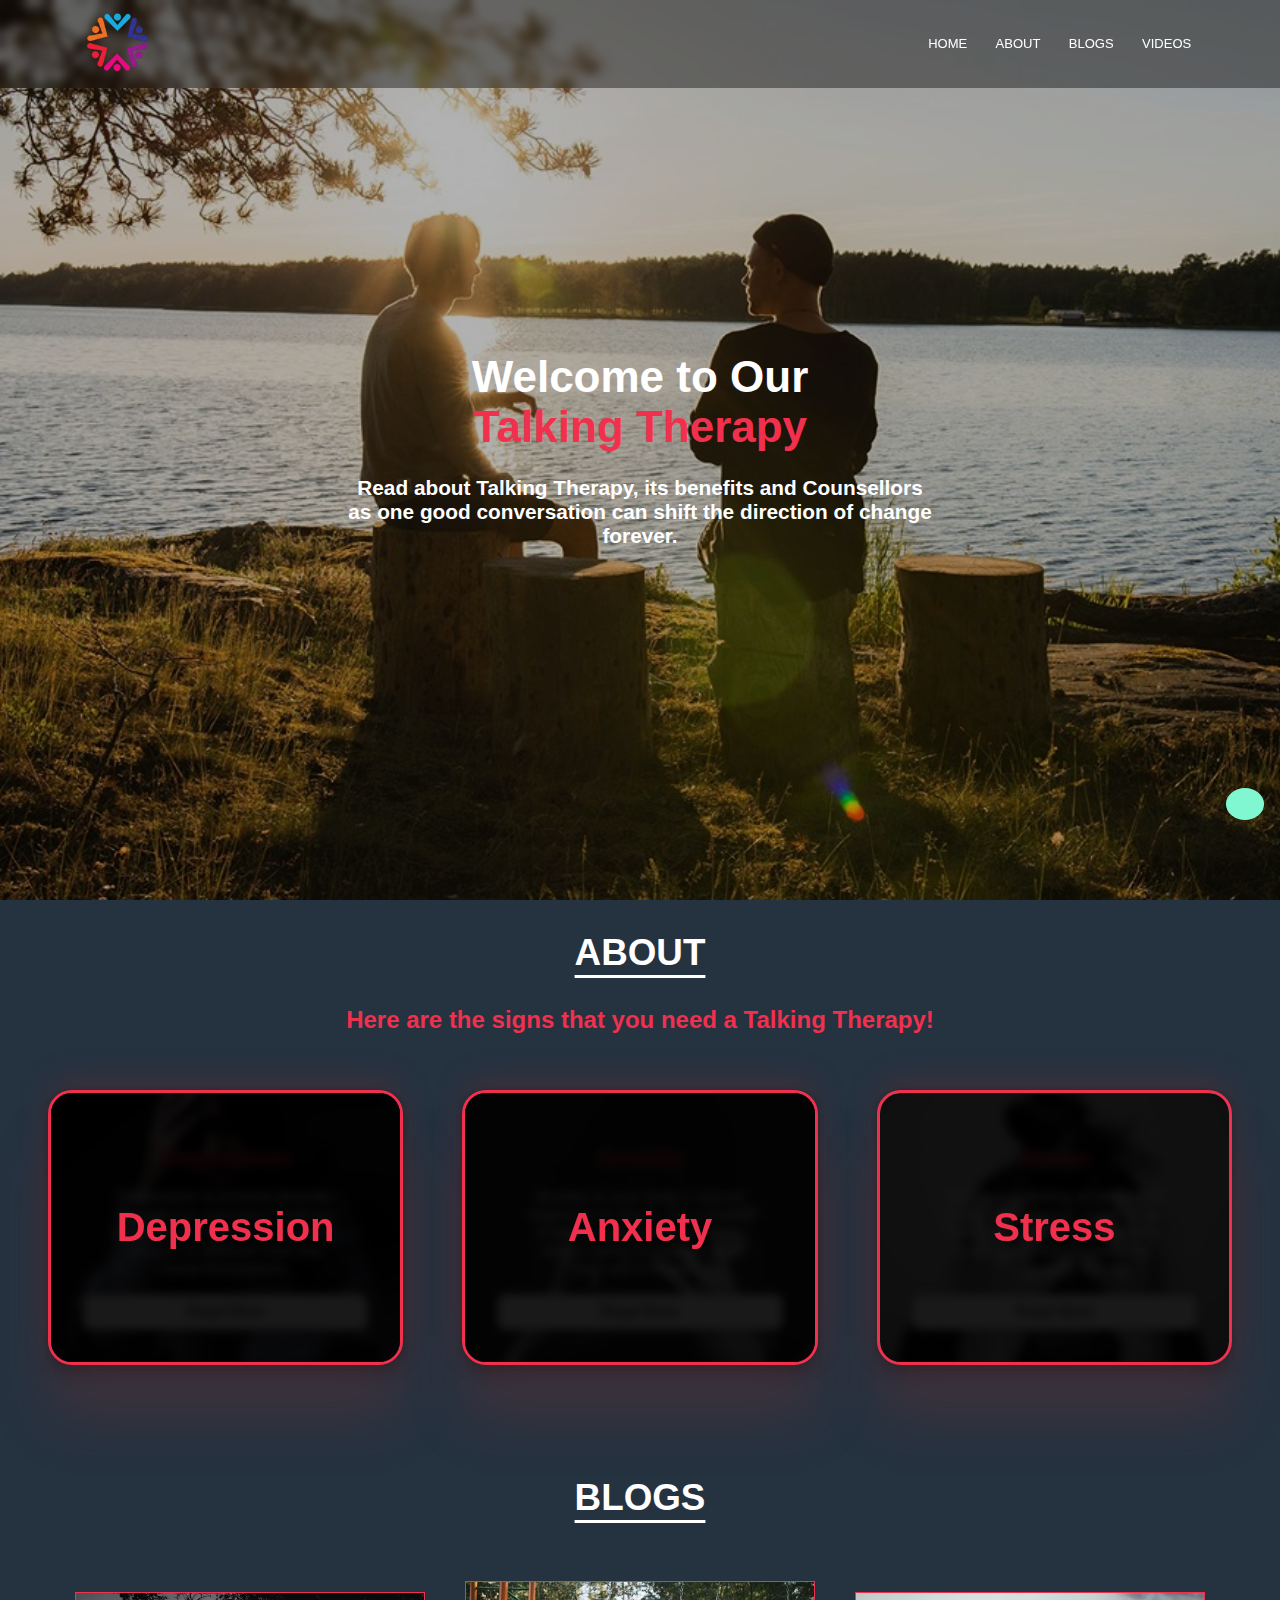
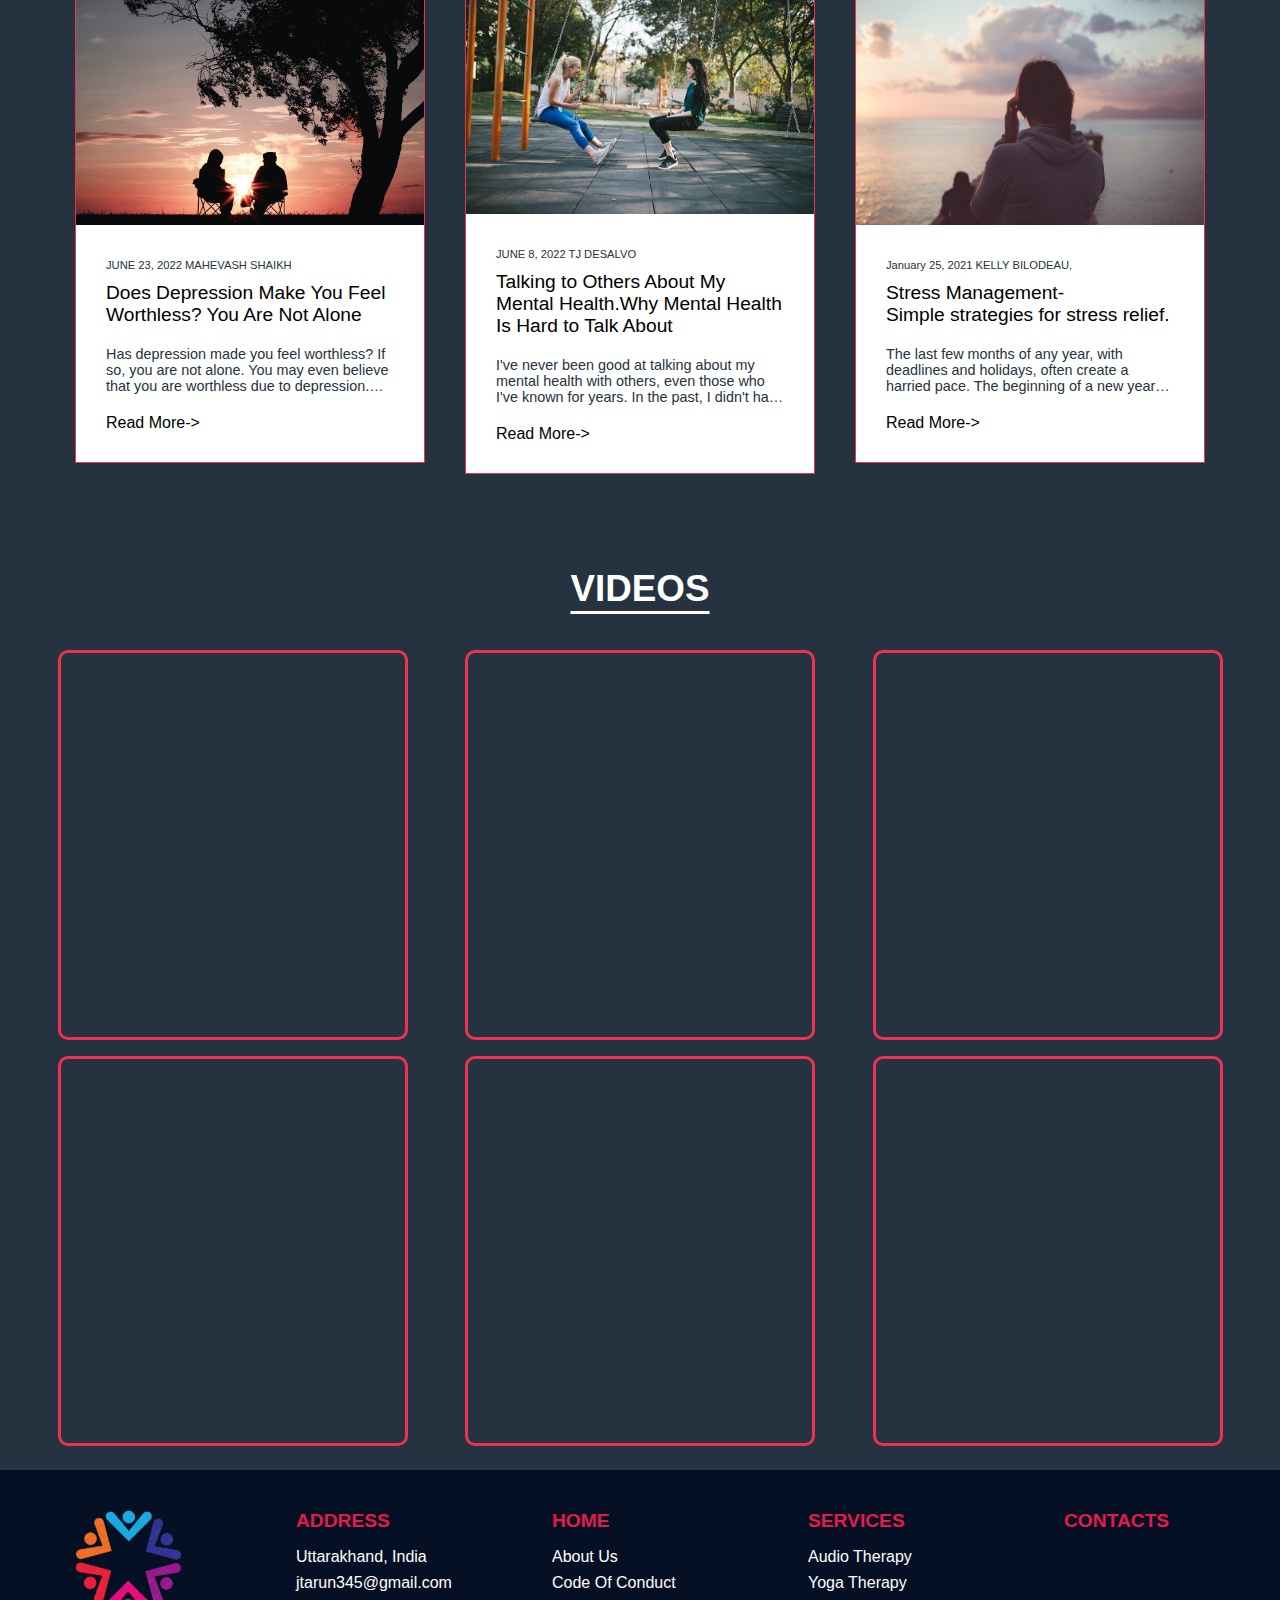
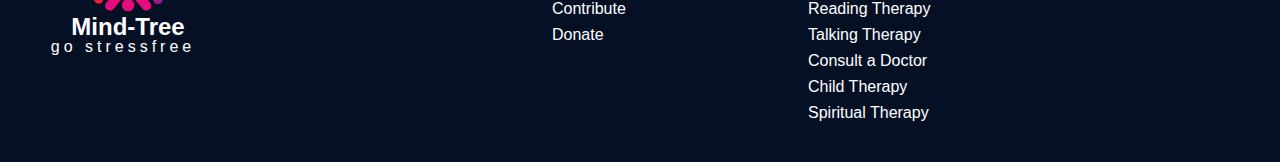
<file: html/talkingTherapy.html>
<!DOCTYPE html>
<html lang="en">

<head>
  <meta charset="UTF-8" />
  <meta http-equiv="X-UA-Compatible" content="IE=edge" />
  <meta name="viewport" content="width=device-width, initial-scale=1.0" />
  <link rel="icon" href="/images/favicon-enhanced.png">
  <link rel="preconnect" href="https://fonts.googleapis.com">
  <link rel="preconnect" href="https://fonts.gstatic.com" crossorigin>
  <link href="https://fonts.googleapis.com/css2?family=Inter:wght@100;400;700&display=swap" rel="stylesheet">
  <title>Mind-Tree - Talking Therapy</title>
  <link rel="stylesheet" href="../css/talking.css" />
  <link rel="stylesheet" text="text/CSS"
    href="https://cdnjs.cloudflare.com/ajax/libs/font-awesome/6.1.1/css/all.min.css">
  <link href="https://unpkg.com/aos@2.3.1/dist/aos.css" rel="stylesheet">
</head>

<body onload="myfunction()" id="main">
  <div id="load">
    <div style="background-color: white; height: 25vh; width: 100%; position: relative; top: -70px;"></div>
  </div>
  <div id="back-top-div" class="back-top-wrap">
    <i class="fas fa-arrow-up"></i>
  </div>

  <!-- Navbar Section -->
  <nav>
    <a href="../index.html"><img class="talking-logo" src="../logo.png" alt="Logo" /></a>

    <div class="nav-links" id="navLinks">
      <i class="fa fa-times" onclick="hidemenu()"></i>
      <ul>
        <li><a href="../index.html">HOME</a></li>
        <li><a href="#about" class=".smooth-scroll">ABOUT</a></li>
        <li><a href="#blogs" class=".smooth-scroll">BLOGS </a></li>
        <li><a href="#video" class=".smooth-scroll">VIDEOS </a></li>


      </ul>
    </div>
    <div class="hamburger" id="ham">
      <svg stroke="currentColor" fill="currentColor" stroke-width="0" viewBox="0 0 1024 1024" height="1em" width="1em" xmlns="http://www.w3.org/2000/svg"><path d="M904 160H120c-4.4 0-8 3.6-8 8v64c0 4.4 3.6 8 8 8h784c4.4 0 8-3.6 8-8v-64c0-4.4-3.6-8-8-8zm0 624H120c-4.4 0-8 3.6-8 8v64c0 4.4 3.6 8 8 8h784c4.4 0 8-3.6 8-8v-64c0-4.4-3.6-8-8-8zm0-312H120c-4.4 0-8 3.6-8 8v64c0 4.4 3.6 8 8 8h784c4.4 0 8-3.6 8-8v-64c0-4.4-3.6-8-8-8z"></path></svg>
    </div>
    </nav>

  <!-- Mobile Layout Navbar -->

  <div class="menu" id="menu">
    <ul class="menu-link">
      <li><a href="../index.html">HOME</a></li>
      <li><a onclick="closeMenu()" href="#about">ABOUT</a></li>
      <li><a onclick="closeMenu()" href="#blogs">BLOGS</a></li>
      <li><a onclick="closeMenu()" href="#videos">VIDEOS</a></li>
    </ul>
  </div>

  <!-- Mobile Layout Navbar Ends Here -->

  <!-- Navbar Section Ends Here -->

  <!-- Header Section-->
  <header>
    <div class="filter"></div>
    <div class="center">
      <h1 data-aos="flip-up" id="title">Welcome to Our <br><span class="heading-span">Talking
          Therapy</span></h1>
      <h3  id="subtitle">Read about Talking Therapy, its benefits and
        Counsellors<br>as one good conversation can shift
        the direction of change forever.</h3>
    </div>
  </header>
  <!-- Header Section Ends Here -->

  <!-- About Section -->
  <section id="about">
    <h1 data-aos="flip-up" class="section-headings">ABOUT</h1>
    <p  data-aos="fade-left" class="sub">Here are the signs that you need a Talking Therapy!</p>
    <div class="container">

      <div  data-aos="fade-up" data-aos-duration="800"  class="cause first">
        <div class="layer">
          <h3>Depression</h3>
        </div>
        <h2>Depression</h2>
        <p>
          Depression is a mood disorder that causes persistent feelings of sadness, emptiness, and loss of joy.It is
          different from the mood fluctuations.
        </p>
        <a href="https://www.medicalnewstoday.com/articles/8933#definition" target="_blank">
          Read More
        </a>
      </div>

      <div data-aos="fade-up" data-aos-duration="800"  class="cause second">
        <div class="layer">
          <h3>Anxiety</h3>
        </div>
        <h2>Anxiety</h2>
        <p>
          Anxiety is your body’s natural response to stress. It’s a feeling of fear or apprehension about what’s going
          to happen and how will it happen.
        </p>
        <a href="https://www.health.harvard.edu/blog/anxiety-what-it-is-what-to-do-2018060113955" target="_blank">
          Read More
        </a>
      </div>

      <div data-aos="fade-up" data-aos-duration="800"  class="cause third">
        <div class="layer">
          <h3>Stress</h3>
        </div>
        <h2>Stress</h2>
        <p>
          Stress is a feeling of emotional or physical tension. It can come from any event or thought that makes you
          feel frustrated or angry.
        </p>
        <a href="https://www.medicalnewstoday.com/articles/145855" target="_blank">
          Read More
        </a>
      </div>
    </div>
  </section>
  <!-- About Section Ends Here -->

  <!-- Blog section  -->
  <section id="blogs">
    <h1 data-aos="flip-up" class="section-headings">BLOGS</h1>
    <div class="blog-container">
      <div  data-aos="fade-up" data-aos-duration="800"  class="blog-box">
        <div class="blog-img">
          <img src="../images/blog-1.jpg" alt="">
        </div>
        <div class="blog-content">
          <span>JUNE 23, 2022 MAHEVASH SHAIKH</span>
          <a href="https://www.healthyplace.com/blogs/copingwithdepression/2022/6/does-depression-make-you-feel-worthless-you-are-not-alone"
            target="_blank" class="blog-title">Does Depression Make You Feel Worthless? You Are Not Alone</a>
          <p>Has depression made you feel worthless? If so, you are not alone. You may even believe that you are
            worthless due to depression. Read on to find out how to fight this.</p>
          <a href="https://www.healthyplace.com/blogs/copingwithdepression/2022/6/does-depression-make-you-feel-worthless-you-are-not-alone"
            target="_blank">Read More-></a>
        </div>
      </div>
      <div  data-aos="fade-up" data-aos-duration="800" class="blog-box">
        <div class="blog-img">
          <img src="../images/blog-2.jpg" alt="">
        </div>
        <div class="blog-content">
          <span>JUNE 8, 2022 TJ DESALVO</span>
          <a href="https://www.healthyplace.com/blogs/anxiety-schmanxiety/2022/6/talking-to-others-about-my-mental-health"
            target="_blank" class="blog-title">Talking to Others About My Mental Health.Why Mental Health Is Hard to
            Talk About </a>
          <p>I've never been good at talking about my mental health with others, even those who I've known for years. In
            the past, I didn't have enough self-knowledge to be able to talk about it with anyone in an adequate way.
          </p>
          <a href="https://www.healthyplace.com/blogs/anxiety-schmanxiety/2022/6/talking-to-others-about-my-mental-health"
            target="_blank">Read More-></a>
        </div>
      </div>
      <div  data-aos="fade-up" data-aos-duration="800" class="blog-box">
        <div class="blog-img">
          <img src="../images/blog-3.jpg" alt="">
        </div>
        <div class="blog-content">
          <span>January 25, 2021 KELLY BILODEAU,</span>
          <a href="https://www.health.harvard.edu/blog/3-simple-strategies-for-stress-relief-2021012521806"
            target="_blank" class="blog-title">Stress Management-<br>Simple strategies for stress relief.
          </a>
          <p>The last few months of any year, with deadlines and holidays, often create a harried pace. The beginning of
            a new year can give you a chance to exhale. But even if you experience a few serene days or weeks, tight
            shoulders and tension are never far off.</p>
          <a href="https://www.health.harvard.edu/blog/3-simple-strategies-for-stress-relief-2021012521806"
            target="_blank">Read More-></a>
        </div>
      </div>
    </div>
  </section>
  <!-- Blog Section Ends Here -->

  <!-- Video Section  -->
  <section id="video">
    <h1 data-aos="flip-up" class="section-headings">VIDEOS</h1>

    <div class="video-container">
      <div  data-aos="fade-up" data-aos-duration="800"  class="collection">
        <div class="video">
          <iframe style="border-radius: 10px;" width="100%" height="380" src="https://www.youtube.com/embed/Nz9eAaXRzGg"
            title="YouTube video player" frameborder="0"
            allow="accelerometer; autoplay; clipboard-write; encrypted-media; gyroscope; picture-in-picture"
            allowfullscreen></iframe>

        </div>
      </div>
      <div  data-aos="fade-up" data-aos-duration="800" class="collection">
        <div class="video">
          <iframe style="border-radius: 10px;" width="100%" height="380" src="https://www.youtube.com/embed/UQ1wDXtPxxI"
            title="YouTube video player" frameborder="0"
            allow="accelerometer; autoplay; clipboard-write; encrypted-media; gyroscope; picture-in-picture"
            allowfullscreen></iframe>

        </div>
      </div>
      <div  data-aos="fade-up" data-aos-duration="800" class="collection">
        <div class="video">
          <iframe style="border-radius: 10px;" width="100%" height="380" src="https://www.youtube.com/embed/rmeGVhhbGrM"
            title="YouTube video player" frameborder="0"
            allow="accelerometer; autoplay; clipboard-write; encrypted-media; gyroscope; picture-in-picture"
            allowfullscreen></iframe>
        </div>
      </div>
      <div  data-aos="fade-up" data-aos-duration="800" class="collection">
        <div class="video">
          <iframe style="border-radius: 10px;" width="100%" height="380"src="https://www.youtube.com/embed/8jPQjjsBbIc" title="YouTube video player" frameborder="0" allow="accelerometer; autoplay; clipboard-write; encrypted-media; gyroscope; picture-in-picture" allowfullscreen></iframe>
        </div>
      </div>
      <div  data-aos="fade-up" data-aos-duration="800" class="collection">
        <div class="video">
          <iframe style="border-radius: 10px;" width="100%" height="380" src="https://www.youtube.com/embed/4ZQkYSpmOdU" title="YouTube video player" frameborder="0" allow="accelerometer; autoplay; clipboard-write; encrypted-media; gyroscope; picture-in-picture" allowfullscreen></iframe>
        </div>
      </div>
      <div  data-aos="fade-up" data-aos-duration="800" class="collection">
        <div class="video">
          <iframe style="border-radius: 10px;" width="100%" height="380" src="https://www.youtube.com/embed/m3-O7gPsQK0" title="YouTube video player" frameborder="0" allow="accelerometer; autoplay; clipboard-write; encrypted-media; gyroscope; picture-in-picture" allowfullscreen></iframe>
        </div>
  </section>


  <!-- footer start -->
  <footer>
    <div class="footer-container">
      <!--logo and info column-->
      <div class="col">
        <!--logo insert-->
        <img src="../logo.png" alt="logo" class="footlogo" />
        <div class="footercontent">
          <h2 class="footerheading">Mind-Tree</h2>
          <p class="footerpara">go stressfree</p>
        </div>
      </div>


      <!--ADDRESS COLUMN-->

    <div class="footer-side-col">
      <div class="col">
        <h3>
          ADDRESS
          <div class="underline"><span></span></div>
        </h3>
        <p>Uttarakhand, India</p>
        <p class="email-id"><a href="mailto:jtarun345@gmail.com">jtarun345@gmail.com</a></p>
      </div>
      <!--HOME COLUMN-->
      <div class="col">
        <h3>HOME</h3>
        <ul>
          <li><a href="#about">About Us</a></li>
          <li>
            <a
              href="https://github.com/Susmita-Dey/Sukoon/blob/main/CODE_OF_CONDUCT.md"
              >Code Of Conduct</a
            >
          </li>
          <li>
            <a href="https://github.com/Susmita-Dey/Sukoon">Contribute</a>
          </li>
          <li>
            <a href="https://www.buymeacoffee.com/susmitadey">Donate</a>
          </li>
        </ul>
      </div>
      <!--OUR SERVICES COLUMN-->
      <div class="col">
        <h3>
          SERVICES
          <div class="underline"><span></span></div>
        </h3>
        <ul>
          <li>
            <a href="https://sukoon-stress-free.netlify.app/html/audiotherapy"
              >Audio Therapy</a
            >
          </li>
          <li>
            <a
              href="https://sukoon-stress-free.netlify.app/html/yogatherapy.html"
              >Yoga Therapy</a
            >
          </li>
          <li>
            <a
              href="https://sukoon-stress-free.netlify.app/html/readingtherapy"
              >Reading Therapy</a
            >
          </li>
          <li>
            <a
              href="https://sukoon-stress-free.netlify.app/html/talkingtherapy"
              >Talking Therapy</a
            >
          </li>
          <li>
            <a href="https://www.practo.com/counselling-psychology"
              >Consult a Doctor</a
            >
          </li>
          <li>
            <a href="https://sukoon-stress-free.netlify.app/html/childTherapy"
              >Child Therapy</a
            >
          </li>
          <li>
            <a href="https://sukoon-stress-free.netlify.app/html/spiritualTherapy"
              >Spiritual Therapy</a
            >
          </li>
        </ul>
      </div>
      <!--CONTACTS COLUMN-->
      <div class="col">
        <h3>
          CONTACTS
          <div class="underline"><span></span></div>
        </h3>
        <div class="social-menu">
          <ul>
              <a href="https://x.com/TarunJoc1940329" target="_blank">
                <li id="social-twitter"><i class="fab fa-2x fa-twitter"></i></li>
              </a>
              <a href="https://github.com/tarunjoshi730/" target="_blank">
                <li id="social-github"><i class="fab fa-2x fa-github"></i></li>
              </a>
              <a href="https://www.linkedin.com/in/tarunjoshi0/" target="_blank">
                <li id="social-linkedin"><i class="fab fa-2x fa-linkedin-in"></i></li>
              </a>
          </ul>
          </div>
        </div>


      </div>
    </div>
    </div>
  </footer>
  <script type="text/javascript" src="../js/scrollsmooth.js"></script>
  <script src="https://unpkg.com/aos@2.3.1/dist/aos.js"></script>
  <script>
    AOS.init();
    const ham = document.getElementById("ham");
    const menu = document.getElementById("menu");
    const close = document.querySelectorAll('.close');

    const closeMenu = () => {
      if (menu.classList.contains("open")) {
        menu.classList.remove("open");

        console.log("open");
      }
      ham.innerHTML = '<svg stroke="currentColor" fill="currentColor" stroke-width="0" viewBox="0 0 1024 1024" height="1em" width="1em" xmlns="http://www.w3.org/2000/svg"><path d="M904 160H120c-4.4 0-8 3.6-8 8v64c0 4.4 3.6 8 8 8h784c4.4 0 8-3.6 8-8v-64c0-4.4-3.6-8-8-8zm0 624H120c-4.4 0-8 3.6-8 8v64c0 4.4 3.6 8 8 8h784c4.4 0 8-3.6 8-8v-64c0-4.4-3.6-8-8-8zm0-312H120c-4.4 0-8 3.6-8 8v64c0 4.4 3.6 8 8 8h784c4.4 0 8-3.6 8-8v-64c0-4.4-3.6-8-8-8z"></path></svg>'
    }

    const toggleMenu = () => {
      if (menu.classList.contains("open")) {
        menu.classList.remove("open");
        ham.innerHTML = '<svg stroke="currentColor" fill="currentColor" stroke-width="0" viewBox="0 0 1024 1024" height="1em" width="1em" xmlns="http://www.w3.org/2000/svg"><path d="M904 160H120c-4.4 0-8 3.6-8 8v64c0 4.4 3.6 8 8 8h784c4.4 0 8-3.6 8-8v-64c0-4.4-3.6-8-8-8zm0 624H120c-4.4 0-8 3.6-8 8v64c0 4.4 3.6 8 8 8h784c4.4 0 8-3.6 8-8v-64c0-4.4-3.6-8-8-8zm0-312H120c-4.4 0-8 3.6-8 8v64c0 4.4 3.6 8 8 8h784c4.4 0 8-3.6 8-8v-64c0-4.4-3.6-8-8-8z"></path></svg>'
        console.log("open");
      } else {
        menu.classList.add("open");
        ham.innerHTML = '<svg stroke="currentColor" fill="currentColor" stroke-width="0" viewBox="0 0 1024 1024" height="1em" width="1em" xmlns="http://www.w3.org/2000/svg"><path d="M563.8 512l262.5-312.9c4.4-5.2.7-13.1-6.1-13.1h-79.8c-4.7 0-9.2 2.1-12.3 5.7L511.6 449.8 295.1 191.7c-3-3.6-7.5-5.7-12.3-5.7H203c-6.8 0-10.5 7.9-6.1 13.1L459.4 512 196.9 824.9A7.95 7.95 0 0 0 203 838h79.8c4.7 0 9.2-2.1 12.3-5.7l216.5-258.1 216.5 258.1c3 3.6 7.5 5.7 12.3 5.7h79.8c6.8 0 10.5-7.9 6.1-13.1L563.8 512z"></path></svg>'
        console.log("close");
      }
    };
    ham.addEventListener("click", toggleMenu);
    close.forEach(ele => {
      ele.addEventListener("click", closeMenu);
    }
    )
  </script>
  <script>
    var preloader = document.getElementById('load');
    var scroll = document.getElementById('main');
    function myfunction(){
        preloader.style.display='none';
        scroll.style.overflow='scroll';
    }
    const backTopElement = document.getElementById("back-top-div");
      const minScolledAmountToBackTop = 800;

      window.addEventListener("scroll", () => {
        if (window.scrollY < minScolledAmountToBackTop) {
          backTopElement.classList.add("hidden");
        } else {
          backTopElement.classList.remove("hidden");
        }
      });

      const backTop = () => {
        window.scrollTo(0, 0);
      };

      backTopElement.addEventListener("click", backTop);
      ham.addEventListener("click", toggleMenu);
</script>
<script src="https://unpkg.com/aos@2.3.1/dist/aos.js"></script>
<script>
  AOS.init();
</script>
</body>

</html>
</file>
<file: css/childTherapy.css>
@import url('https://fonts.googleapis.com/css2?family=Poppins:wght@400;500&display=swap');
* {
  margin: 0;
  padding: 0;
  box-sizing: border-box;
}
::-webkit-scrollbar{
  background: transparent;
  width: 0.4rem;
}

::-webkit-scrollbar-thumb{
  background-color: rgba(173, 173, 173, 0.2);
  border-radius: 10px;
  transition: background-color 0.5s ease-in-out;
}

::-webkit-scrollbar-thumb:hover {
  background-color: rgba(173, 173, 173, 0.5);
}

html{
  scroll-behavior: smooth;
  overflow-y: overlay;
}

body {
  background-color: #040404;
  font-family: "Inter", sans-serif;
  color: white;
  overflow-x: hidden;
}

header {
  min-height: 100vh;
  width: 100%;
  background-image: url("../images/childbg.jpg");
  position: relative;
  background-position: center;
  background-size: cover;
}

section {
  margin: 2em;
}

nav {
  position: fixed;
  top: 0;
  width: 100%;
  display: inline-flex;
  padding: 1% 6%;
  justify-content: space-between;
  align-items: center;
  z-index: 100;
  background-color: transparent;
  transition: background-color 500ms ease-in-out;
}
.navOnscroll
{
  background-color:  rgba(0, 0, 0, 0.4);
  backdrop-filter: blur(5px);
}

.audio-logo {
  width: 80px;
  padding: 0;
}

.nav-links {
  flex: 1;
  text-align: right;
}

.nav-links ul li {
  list-style: none;
  display: inline-block;
  padding: 8px 12px;
  position: relative;
}

.nav-links ul li a {
  color: white;
  text-decoration: none;
  font-size: 13px;
}

.nav-links ul li::after {
  content: "";
  width: 0%;
  height: 2px;
  background: cyan;
  display: block;
  margin: auto;
  transition: 0.5s;
}

.nav-links ul li:hover::after {
  width: 100%;
}

.hamburger {
  display: none;
  /* display: flex; */
  justify-content: center;
  align-items: center;
  flex-direction: column;
  gap: 3px;
  cursor: pointer;
  z-index: 200;
}

.center {
  position: absolute;
  top: 50%;
  left: 50%;
  transform: translate(-50%, -50%);
  z-index: 20;
}

.menu {
  display: none;
  width: 100%;
  position: absolute;
  background-color: #fff;
  top: 85px;
  left: 0;
  padding: 30px;
  box-shadow: 0 4px 8px rgba(0, 0, 0, 0.7);
}

.open {
  display: block;
  width: 70%;
  height: 100%;
  position: fixed;
  background-color: rgba(56,56,55, 1);
  top: 0;
  left: 0;
  padding: 30px;
  box-shadow: 0 4px 8px rgba(0, 0, 0, 0.7);
  animation: slideIn 0.5s ease-in-out;
  z-index: 100;
}

.menu.open a {
  color: #adb5bd;
  text-decoration: none;
  cursor: pointer;
}

@keyframes slideIn {
  0% {
    left: -150px;
  }
  100% {
    left: 0px;
  }
}

.menu-link {
  list-style: none;
  display: flex;
  justify-content: center;
  align-items: center;
  flex-direction: column;
}

.menu-link li {
  padding: 2rem;
  font-weight: bolder;
}

.menu-link li:last-child {
  padding-bottom: 0;
}

.menu-link li a {
  color: #fff;
  font-weight: bolder;
  font-size: 1rem;
  text-decoration: none;
}
.menu-link li a:hover{
  color: cyan;
}
.center {
  position: absolute;
  top: 50%;
  left: 50%;
  transform: translate(-50%, -50%);
  z-index: 20;
}

.filter {
  position: absolute;
  top: 0;
  left: 0;
  width: 100%;
  height: 100%;
  z-index: 10;
  background-color: rgba(0, 0, 0, 0.3);
}

h1 {
  font-size: 2.75rem;
  text-align: center;
  margin-bottom: 1.5rem;
  font-weight: 900;
}
#title{
  margin-top: 22%;
}
.heading-span {
  color: cyan;
}
#subtitle {
  color: #fff;
  text-align: center;
  font-size: 1.3rem;
  font-weight: 800;
}

h2 {
  color: #dce1de;
  text-align: center;
  margin-bottom: 1rem;
}
.section-headings {
  font-size: 2.3rem;
  text-decoration: underline;
  text-underline-offset: 10px;
  margin: 3rem 0;
}
hr {
  width: 90%;
  margin: 0 auto;
  border-color: #2b2c28;
}
.image img{
  width: 500px;
  height: 400px;
  border-radius: 5px;
  margin-left: 5%;
  margin-bottom: 2%;
}
.bfit img{
  width: 45%;
  height: 45%;
  margin-top: 4%;
  border:3px solid cyan ;
  border-radius: 10px;
}
.about .bfit {
  display: flex;
}
.btext{
  margin-top: 40px;
  margin-left: 45px;
  padding: 5%;
}

.btext .baby-text{
  font-size: 25px;

}
@media (max-width: 800px) {

  .bfit {
    flex-direction: column;
    height: auto;
  }
  .about img {
    width: 100%;
  }

}
.main-scroll-div{
  width: 100%;
  height: 100%;
  display: flex;
  align-items: center;
  justify-content: space-between;
}
.cover{
  position: relative;
  width: 90%;
  height: 50%;
}
.cover::before {
  position: absolute;
  content: "";
  left: 0;
  top: 0;
  z-index: 99;
  height: 100%;
  width: 150px;
  background-image: linear-gradient(90deg, black, transparent);
}
.cover::after {
  position: absolute;
  content: "";
  right: 0;
  top: 0;
  z-index: 99;
  height: 100%;
  width: 150px;
  background-image: linear-gradient(-90deg, black, transparent);
}
.scroll-images::-webkit-scrollbar {
  -webkit-appearance: none;
}

.child-img {
  width: 100%;
  height: 100%;
}

.icon {
  color: white;
  background-color: black;
  font-size: 50px;
  outline: none;
  border: none;
  padding: opx 20px;
  cursor: pointer;
}

.icon:hover {
  color:cyan ;
}
.scroll-images{
  width: 100%;
  height: auto;
  display: flex;
  justify-content: left;
  align-items: center;
  overflow: auto;
  position: relative;
  scroll-behavior: smooth;
}
.child{
  min-width: 600px;
  height: 450px;
  margin :1px 10px;
  cursor: pointer;
}

@media screen and (max-width: 650px) {
  .nav-links {
    display: none;
  }

  .logo {
    width: 60px;
  }
  .hamburger {
    display: flex;
  }
  header {
    min-height: 100vh;
  }
}

@media screen and (min-width: 650px) {
  .menu .open {
    display: none;
  }
}


.video {
  float: left;
  box-sizing: border-box;
    width: 38%;
    padding: 5px;
    margin-left: 6.5%;
    margin-bottom: 5px;
  }
  iframe{
    padding:20px;
  }
  iframe:hover{
    border:  1.5px cyan solid ;
  }
  .collection::after{
    content: "";
    clear: both;
    display: table;
  }
  @media screen and (max-width: 600px) {
    .video {
      width: 89%;
    }
    .video iframe{
      width: 97%;
    }
  }
/* footer */
footer{
    font-family: "Poppins",sans-serif;
  }
  .footer-container {
    bottom: 0;
    width: 100%;
    display: flex;
    justify-content: center;
    flex-wrap: nowrap;
    background-color: rgb(6, 16, 37);
  }
  
  .footer-side-col{
    display: grid;
    grid-template-columns: repeat(4,1fr);
    width: 80%;
  }
  
  .footer-side-col > .col{
    padding: 2.5rem;
    flex-wrap: nowrap;
  }
  
  .footer-container > .col {
    padding: 2.5rem;
    flex-basis: 20%;
    color: white;
  }
  
  .footer-container .col a:hover,
  footer a:focus {
    color: cyan;
  }
  
  @media (max-width: 1120px){
    .footer-side-col{
      grid-template-columns: repeat(2,1fr);
      grid-template-rows: repeat(2,1fr);
    }
  }
  
  @media (max-width: 730px) {
    .footer-container {
      gap: 0.5rem;
      flex-wrap: wrap;
    }
  
    .footer-container .col {
      padding: 2rem;
      flex-basis: 31%;
    }
  
    .footer-container p {
      color: white;
      margin-top: 1rem;
    }
  }
  
  @media (max-width: 600px) {
    .footer-side-col{
      grid-template-columns: 1fr;
      grid-template-rows: minmax(auto,auto);
    }
  
    .footer-container .col {
      padding: 1rem;
      flex-basis: 100%;
    }
  }
  
  .footer-container .col a {
    display: inline-block;
    position: relative;
    color: white;
  }
  
  .footer-container .col ul li a:after {
    content: "";
    position: absolute;
    width: 100%;
    transform: scaleX(0);
    height: 2px;
    bottom: 0;
    left: 0;
    background-color: cyan;
    transform-origin: bottom right;
    transition: transform 0.25s ease-out;
  }
  
  .footer-container .col ul li a:hover:after {
    transform: scaleX(1);
    transform-origin: bottom left;
  }
  
  .footer-container p {
    color: white;
  }
  
  .footer-container .col ul li a:after {
    content: "";
    position: absolute;
    width: 100%;
    transform: scaleX(0);
    height: 2px;
    bottom: 0;
    left: 0;
    background-color: cyan;
    transform-origin: bottom right;
    transition: transform 0.25s ease-out;
  }
  
  .footer-container .col ul li a:hover:after {
    transform: scaleX(1);
    transform-origin: bottom left;
  }
  
  .footer-container p {
    margin-top: 0.5rem;
  }
  .footerpara{
    margin-left: -10px;
  }
  
  .footer-container .col .email-id {
    word-wrap: break-word;
    text-decoration: underline;
  }
  
  .email-id a{
    text-decoration: none;
    color: white;
  }
  .footer-container .col h3 {
    color: rgb(228, 26, 77);
    font-size: 1.2rem;
    margin-bottom: 1rem;
    font-weight: 900;
    font-family: "Ubuntu",sans-serif;
  }
  
  .footer-container .col img {
    display: block;
    margin: 0 auto;
    width: 140px;
    cursor: pointer;
  }
  .footer-container .col .footerheading {
    display: flex;
    color:white ;
    margin-top: 0.5px;
    font-family: "Gill Sans", "Gill Sans MT", Calibri, "Trebuchet MS", sans-serif;
    justify-content: center;
    cursor: pointer;
  }
  .footer-container .col .footerpara {
    display: flex;
    margin-top: -19px;
    font-family: "Gill Sans", "Gill Sans MT", Calibri, "Trebuchet MS", sans-serif;
    letter-spacing: 4px;
    justify-content: center;
    cursor: pointer;
  }
  .fab:hover {
    text-decoration: none;
  }
  
  .footer-container .col .sukoon {
    color: rgb(30, 240, 191);
    letter-spacing: 5px;
  }
  
  .footer-container .col .social-menu ul {
    display: flex;
    gap: 1rem;
  }
  
  .footer-container .col .social-menu ul a {
    color: white;
  }
  .footer-container .col .social-menu ul a li{
    transition: transform 250ms ease-out;
  }
  
  .footer-container .col .social-menu ul a li:hover {
    transform: scale(1.4) !important;
    text-decoration: none !important;
  }
  .footer-container .col .social-menu ul a li#social-twitter:hover{
    color: 	#1DA1F2;
  }
  .footer-container .col .social-menu ul a li#social-github{
    transition: transform  250ms ease-out, color 250ms ease-out, padding 250ms ease-out !important;
  }
  .footer-container .col .social-menu ul a li#social-github:hover{
    transform: scale(1.2) !important;
    color:black;
    background-color: whitesmoke;
    padding: 2px 2px 0px 2px;
    border-radius: 25px;
  }
  .footer-container .col .social-menu ul a li#social-linkedin:hover{
    color: #0A66C2;
  }
  .footer-container .col ul li {
    list-style-type: none;
    text-align: left;
    margin-top: 0.5rem;
  }
  .footer-container .col ul li a {
    text-decoration: none;
    color: white;
  }
  
  @media screen and (max-width: 600px) {
    
    .footer-container .col ul li {
      text-align: center;
    }
  
    .footer-container {
      text-align: center;
    }
  
    .footer-container .col .social-menu ul {
      justify-content: center;
    }
  }
  
  .footercontent{
    margin-right: auto;
    margin-left: auto;
    display: flex;
    flex-direction: column;
  }
</file>
<file: css/styles.css>
* {
  box-sizing: border-box;
}


*{
  margin: 0%;
  padding: 0%;
  box-sizing: border-box;
}
body{
  background-image: url("../images/coming_soon_bg.png");
  background-color: black;
  background-repeat: no-repeat;
  background-size: cover;
  background-position: center center;
  height: 100vh;
  font-family: "Poppins", sans-serif;
  display: flex;
  flex-direction: column;
  align-items: center;
  justify-content: center;
  text-align: center;
  margin: 0;
  overflow: hidden;
}
p{
  color: white;
  display: flex;
  align-items: center;
  width: 100%;
  font-size: 30px;
  font-weight: bold;
  margin: 30px 0;
}
h1{
  color: white;
  margin: 20px 0;
  width: 100%;
  font-size: 80px;
  text-align: center;
  font-weight: bold;
}
hr{
  margin: 30px 0;
  display:flex;
  width: 700px;
}
#launch{
  margin: 20px 0;
  margin-left:20%;
  font-size: 40px;
} 

h1 {
  font-family: 'Itim',cursive;
  color: white;
  font-weight: normal;
  font-size: 60px;
  text-shadow: 2px 2px 4px #011120;
  -moz-transition: all 0.2s ease-in;
  -o-transition: all 0.2s ease-in;
  -webkit-transition: all 0.2s ease-in;
  transition: all 0.2s ease-in;
  margin: 20px 0;
  width: 100%;
  font-size: 80px;
  text-align: center;
  font-weight: bold;
}

h3{
  color: white;
}
h3 a{
  color: white;
  text-decoration: none;
}

h3 a:hover{
  color: lightcyan;
  text-shadow:0px 0px 10px blueviolet;
  -moz-transition: all 0.2s ease-in;
  -o-transition: all 0.2s ease-in;
  -webkit-transition: all 0.2s ease-in;
  transition: all 0.2s ease-in;
}

h1:hover {
  color: lightcyan;
  text-shadow:0px 0px 20px blueviolet;
  -moz-transition: all 0.2s ease-in;
  -o-transition: all 0.2s ease-in;
  -webkit-transition: all 0.2s ease-in;
  transition: all 0.2s ease-in;
}


@keyframes typing {
  from {
    width: 0;
  }
}


@media (max-width: 500px) {
  h1 {
    font-size: 45px;
  }
  .time {
    margin: 5px;
    padding: 0.1rem;
  }
  .time h2 {
    font-size: 12px;
  }
  .text {
    font-size: 10px;
    box-shadow: 5px 5px 3px rgb(143, 143, 143);
    padding: 0.1rem;
    border-radius: 1px;
  }
  h3 {
    color: white;
    font-size: 1rem;
    animation: typing 1s steps(12);
  }
}
</file>
<file: html/css/contact.css>
* {
  margin: 0;
  padding: 0;
  -webkit-box-sizing: border-box;
  box-sizing: border-box;
}
#load{
	margin: auto;
    width: 100%;
    height: -webkit-fill-available;
    position: fixed;
    background: #fff url(/images/Spin-Preloader-1.gif) no-repeat center;
    z-index: 9999999;
}
.header {
  display: flex;
  text-align: center;
  margin: auto;
  flex-direction: column;
}

body {
  display: -webkit-box;
  display: -ms-flexbox;
  display: flex;
  -webkit-box-pack: center;
  -ms-flex-pack: center;
  justify-content: center;
  -webkit-box-align: center;
  -ms-flex-align: center;
  align-items: center;
  height: 143vh;
  background: url("../../images/contact.png");
  background-size: cover;
  background-repeat: no-repeat;
  font-family: "Lato", sans-serif;
  
}

h1 {
  font-size: 50px;
  font-weight: 900;
  color: #fff;
}
p{
  color: #fff;
}
.sr-only:not(:focus):not(:active) {
  clip: rect(0 0 0 0);
  -webkit-clip-path: inset(50%);
  clip-path: inset(50%);
  height: 1px;
  overflow: hidden;
  position: absolute;
  white-space: nowrap;
  width: 1px;
}

.form-container {
  padding: 3rem 4rem;
border-radius: 20px;
  background-color: rgba(0, 0, 0, 0.5);
}

a {
  text-decoration: none;
  display:flex;
  margin:auto;
}
.atag {
  text-decoration: none;
  width:75px;
}
.tag{
  width:60px;
  margin:0 !important;
  text-decoration: none;
  color: #fff;
}
a .btn {
  margin-top: 18px;
  border: 2px solid #137afc;
  color: #fff;
  cursor: pointer;
  background-color:  #137afc;
  box-shadow: inset 0 0 0 0 #137afc;
  border-radius: 8px;
  -webkit-border-radius: 8px;
  -moz-border-radius: 8px;
  -ms-border-radius: 8px;
  -o-border-radius: 8px;
  transition: ease-out 0.4s;
  -webkit-transition: ease-out 0.4s;
  -moz-transition: ease-out 0.4s;
  -ms-transition: ease-out 0.4s;
  -o-transition: ease-out 0.4s;
}

a .btn {
  display: block;
  text-decoration: none;
  font-family: "Montserrat", sans-serif;
  font-weight: 500;
  height: 2.4rem;
  width: 7.1rem;
  text-align: center;
  display: flex;
  justify-content: center;
  align-items: center;
}

a .btn:hover {
  border: 2px solid #137afc;
  box-shadow: inset 130px 0 0 0 #fff;
  color: #137afc;
}
</file>
<file: html/css/laugh.css>
@import url('https://fonts.googleapis.com/css2?family=Poppins:wght@400;500&display=swap');
* {
  margin: 0;
  padding: 0;
  font-family: "Poppins", sans-serif;
  box-sizing: border-box;
}


::-webkit-scrollbar{
  background: transparent;
  width: 0.4rem;
}

::-webkit-scrollbar-thumb{
  background-color: rgba(173, 173, 173, 0.2);
  border-radius: 10px;
  transition: background-color 0.5s ease-in-out;
}

::-webkit-scrollbar-thumb:hover {
  background-color: rgba(173, 173, 173, 0.5);
}

html{
  scroll-behavior: smooth;
  overflow-y: overlay;
}
body{
  background-color: #040404;
  color: #fff;
  font-family: 'Inter', sans-serif;
}

#main{
  overflow: hidden !important;
}

html{
  scroll-behavior: smooth;
}

.back-top-wrap {
  position: fixed;
  bottom: 5rem;
  right: 1rem;
  background-color: #80F7D1;
  padding: 1rem 1.2rem;
  border-radius: 50%;
  cursor: pointer;
  transition: .3s ease-in-out;
  z-index: 100;
}

.back-top-wrap:hover {
  background-color: #00a2ff;
  color: #80F7D1;
}

.back-top-wrap:hover .fas.fa-arrow-up {
  color: white;
}

.fas.fa-arrow-up {
  color: #00488F;
  transition: 0.3s ease-in-out;
}
#load{
	margin: auto;
    width: 100%;
    height: -webkit-fill-available;
    position: fixed;
    background: #fff url(/images/Spin-Preloader-1.gif) no-repeat center;
    z-index: 9999999;
}
header {
  min-height: 100vh;
  width: 100%;
  background: url("../../images/laughing.jpg");
  position: relative;
  background-position: center;
  background-size: cover;
}
nav {
  position: fixed;
  top: 0;
  width: 100%;
  display: inline-flex;
  padding: 1% 6%;
  justify-content: space-between;
  align-items: center;
  z-index: 100;
  background-color: rgba(0, 0, 0, 0.4);
  backdrop-filter: blur(5px);
}

.hamburger {
  display: none;
  justify-content: center;
  align-items: center;
  flex-direction: column;
  cursor: pointer;
}
.menu {
  display: none;
  width: 100%;
  position: absolute;
  background-color: #fff;
  top: 85px;
  left: 0;
  padding: 30px;
  box-shadow: 0 4px 8px rgba(0, 0, 0, 0.7);
}

.open {
  display: block;
  width: 60%;
  height: 100%;
  position: fixed;
  background-color: rgba(56,56,55,1);
  top: 0;
  left: 0;
  padding: 30px;
  box-shadow: 0 4px 8px rgba(0, 0, 0, 0.7);
  animation: slideIn 0.5s ease-in-out;
  z-index: 100;
}

@media screen and (max-width: 650px) {
  .nav-links {
    display: none;
  }
 
  .audio-logo {
    width: 60px;
  }
  .hamburger {
    display: flex;
  } 
}

@media screen and (min-width: 650px) {
  .open{
    display: none;
  } 
 
}

@keyframes slideIn {
  0% {
    left: -150px;
  }
  100% {
    left: 0px;
  }
}
.menu-link {
  list-style: none;
  display: flex;
  justify-content: center;
  align-items: center;
  flex-direction: column;
}
.menu.open a {
  color: #adb5bd;
  text-decoration: none;
}
.menu-link li {
  padding: 2rem;
  font-weight: bolder;
}

.menu-link li:last-child {
  padding-bottom: 0;
}
.menu-link li{
  list-style: none;
}
.menu-link li a {
  color: #fff;
  font-weight: bolder;
  font-size: 1rem;
  text-decoration: none;
}
.menu-link li a:hover{
  color: cyan;
}


.audio-logo {
  width: 80px;
  padding: 2px;
}

.nav-links {
  flex: 1;
  text-align: right;
}
.nav-links ul li {
  list-style: none;
  display: inline-block;
  padding: 8px 12px;
  position: relative;
}

.nav-links ul li a {
  color: white;
  text-decoration: none;
  font-size: 13px;
}
.nav-links ul li::after {
  content: "";
  width: 0%;
  height: 2px;
  background: rgb(208, 255, 0);
  display: block;
  margin: auto;
  transition: 0.5s;
}

.nav-links ul li:hover::after {
  width: 100%;
}

.center {
  position: absolute;
  top: 50%;
  left: 50%;
  transform: translate(-50%, -50%);
  z-index: 20;
}

.filter {
  position: absolute;
  top: 0;
  left: 0;
  width: 100%;
  height: 100%;
  z-index: 10;
  background-color: rgba(0, 0, 0, 0.3);
}

h1 {
  font-size: 2.75rem;
  text-align: center;
  margin-bottom: 1.5rem;
  font-weight: 900;
}

.heading-span {
  color: #3b94af;
  text-shadow: 2.5px 2px 1px #05caca;
}
#subtitle {
  color:#d85e00;
  text-align: center;
  text-shadow: 1.5px 1.5px 1px #ac2045;
  font-size: 1.3rem;
  font-weight: 800;
}

h2 {
  color: #dce1de;
  text-align: center;
  margin-bottom: 1rem;
}
.section-headings {
  font-size: 2.3rem;
  text-decoration: underline;
  text-underline-offset: 10px;
  margin: 3rem 0;
}
hr {
  width: 90%;
  margin: 0 auto;
  border-color: #2b2c28;
}
.image{
  width: 30rem;
  height: 30rem;
  border-radius: 50%;
  margin-bottom: 2%;
}

.image img{
  object-fit: cover;
  width: 100%;
  height: 100%;
  border-radius: 50%;
}

.about-container{
  display: flex;
  justify-content: space-evenly;
  align-items: center;
  flex-wrap: wrap;
  padding: 1.2em;
}

.about-content .one{
  font-size: 2.2rem;
  color: cyan;
}

.about-content ol li{
  margin-top: 20px;
  font-size: 1.5rem;
  list-style: none;
}

.about-content a{
  display: inline-block;
  margin-top: 2em;
  border-radius: 10px;
  padding: 7px 10px;
  background-color: cyan;
  border: none;
  cursor: pointer;
  text-decoration: none;
  color: #040404;
  font-weight: 600;
}

.about-content a:hover{
  background-color: #fff;
  border: 2px solid cyan;
  transition: 0.3s ease;
}

.slideshow-container {
  max-width: 1000px;
  position: relative;
  margin: auto;
}
.mySlides {
  display: none;
}

.prev, .next {
  cursor: pointer;
  position: absolute;
  top: 50%;
  width: auto;
  margin-top: -22px;
  padding: 16px;
  color: white;
  font-weight: bold;
  font-size: 18px;
  transition: 0.6s ease;
  border-radius: 0 3px 3px 0;
  user-select: none;
}
.next {
  right: 0;
  border-radius: 3px 0 0 3px;
  cursor: pointer;
}

.prev:hover, .next:hover {
  background-color: rgba(0, 255, 255, 0.8);
}
.active {
  background-color: #717171;
}
.fade {
  animation-name: fade;
  animation-duration: 1.5s;
}

@keyframes fade {
  from {opacity: .4}
  to {opacity: 1}
}
.video {
  box-sizing: border-box;
  float: left;
  width: 38%;
  margin-top: 5px;
  margin-left: 8.5%;
  margin-bottom:5px;
}

.collection{
  width: 100%;
  display: flex;
  flex-wrap: wrap;
  align-items: center;
}

iframe{
  padding:10px;
}

iframe:hover{
  border: 1.5px #00eeff solid ;
  border-radius: 5px;
}

@media screen and (max-width: 650px) {
  .nav-links {
    display: none;
  }

  .logo {
    width: 60px;
  }
  .hamburger {
    display: flex;
  }
  header {
    min-height: 100vh;
  }
  #title{
    font-size: 2rem;
  }
}

@media screen and (min-width: 650px) {
  .menu .open {
    display: none;
  }
}

@media screen and (max-width: 600px) {
  .video {
    width: 89%;
  }
  .video iframe{
    width: 97%;
  }
}

@media screen and (max-width: 550px){
  .image{
    width: 20rem;
    height: 20rem;
  }

  .about-content .one{
    font-size: 1.5rem;
  }
  
  .about-content ol li{
    margin-top: 20px;
    font-size: 1rem;
  }
}

/* footer */
footer{
  font-family: "Poppins",sans-serif;
}
.footer-container {
  bottom: 0;
  width: 100%;
  display: flex;
  justify-content: center;
  flex-wrap: nowrap;
  background-color: rgb(6, 16, 37);
}

.footer-side-col{
  display: grid;
  grid-template-columns: repeat(4,1fr);
  width: 80%;
}

.footer-side-col > .col{
  padding: 2.5rem;
  flex-wrap: nowrap;
}

.footer-container > .col {
  padding: 2.5rem;
  flex-basis: 20%;
  color: white;
}

.footer-container .col a:hover,
footer a:focus {
  color: cyan;
}

@media (max-width: 1120px){
  .footer-side-col{
    grid-template-columns: repeat(2,1fr);
    grid-template-rows: repeat(2,1fr);
  }
}

@media (max-width: 730px) {
  .footer-container {
    gap: 0.5rem;
    flex-wrap: wrap;
  }

  .footer-container .col {
    padding: 2rem;
    flex-basis: 31%;
  }

  .footer-container p {
    color: white;
    margin-top: 1rem;
  }
}

@media (max-width: 600px) {
  .footer-side-col{
    grid-template-columns: 1fr;
    grid-template-rows: minmax(auto,auto);
  }

  .footer-container .col {
    padding: 1rem;
    flex-basis: 100%;
  }
}

.footer-container .col a {
  display: inline-block;
  position: relative;
  color: white;
}

.footer-container .col ul li a:after {
  content: "";
  position: absolute;
  width: 100%;
  transform: scaleX(0);
  height: 2px;
  bottom: 0;
  left: 0;
  background-color: cyan;
  transform-origin: bottom right;
  transition: transform 0.25s ease-out;
}

.footer-container .col ul li a:hover:after {
  transform: scaleX(1);
  transform-origin: bottom left;
}

.footer-container p {
  color: white;
}

.footer-container .col ul li a:after {
  content: "";
  position: absolute;
  width: 100%;
  transform: scaleX(0);
  height: 2px;
  bottom: 0;
  left: 0;
  background-color: cyan;
  transform-origin: bottom right;
  transition: transform 0.25s ease-out;
}

.footer-container .col ul li a:hover:after {
  transform: scaleX(1);
  transform-origin: bottom left;
}

.footer-container p {
  margin-top: 0.5rem;
}
.footerpara{
  margin-left: -10px;
}

.footer-container .col .email-id {
  word-wrap: break-word;
  text-decoration: underline;
}

.email-id a{
  text-decoration: none;
  color: white;
}

.footer-container .col h3 {
  color: rgb(228, 26, 77);
  font-size: 1.2rem;
  margin-bottom: 1rem;
  font-weight: 900;
  font-family: "Ubuntu",sans-serif;

}
.footer-container .col img {
  display: block;
  margin: 0 auto;
  width: 140px;
  cursor: pointer;
}
.footer-container .col .footerheading {
  display: flex;
  color:white ;
  font-family: "Gill Sans", "Gill Sans MT", Calibri, "Trebuchet MS", sans-serif;
  justify-content: center;
  cursor: pointer;
}
.footer-container .col .footerpara {
  display: flex;
  margin-top: -19px;
  font-family: "Gill Sans", "Gill Sans MT", Calibri, "Trebuchet MS", sans-serif;
  letter-spacing: 4px;
  justify-content: center;
  cursor: pointer;
}
.fab:hover {
  text-decoration: none;
}

.footer-container .col .sukoon {
  color: rgb(30, 240, 191);
  letter-spacing: 5px;
}

.footer-container .col .social-menu ul {
  display: flex;
  gap: 1rem;
}

.footer-container .col .social-menu ul a {
  color: white;
}
.footer-container .col .social-menu ul a li{
  transition: transform 250ms ease-out;
}

.footer-container .col .social-menu ul a li:hover {
  transform: scale(1.4) !important;
  text-decoration: none !important;
}
.footer-container .col .social-menu ul a li#social-twitter:hover{
  color: 	#1DA1F2;
}
.footer-container .col .social-menu ul a li#social-github:hover{
  color:#333;
}
.footer-container .col .social-menu ul a li#social-linkedin:hover{
  color: #0A66C2;
}

.footer-container .col ul li {
  list-style-type: none;
  text-align: left;
  margin-top: 0.5rem;
}
.footer-container .col ul li a {
  text-decoration: none;
  color: white;
}

@media screen and (max-width: 600px) {
  
  .footer-container .col ul li {
    text-align: center;
  }

  .footer-container {
    text-align: center;
  }

  .footer-container .col .social-menu ul {
    justify-content: center;
  }
}

.footercontent{
  margin-right: auto;
  margin-left: auto;
  display: flex;
  flex-direction: column;
}
</file>
<file: html/css/login.css>
@import url("https://fonts.googleapis.com/css2?family=Poppins:wght@100;200;300;400;500;600;700;800&display=swap");
@import url("https://fonts.googleapis.com/css2?family=Prompt:wght@600&display=swap");

:root {
  --main-icon-color: #5328af;
  --main-bg-color: #f3f3fb;
}

body {
  overflow: hidden;
  background-color: var(--main-bg-color);
  margin: 0;
  padding: 0;
  box-sizing: border-box;
}

img {
  height: 400px;
}

.login,
.register {
  max-width: 35rem;
  width: 100%;
}

.container {
  height: 100vh;
  width: 100%;
  display: flex;
  align-items: center;
  justify-content: center;
}

#load {
  margin: auto;
  width: 100%;
  height: -webkit-fill-available;
  position: fixed;
  background: #fff url(/images/Spin-Preloader-1.gif) no-repeat center;
  z-index: 9999999;
}

.welcome h1 {
  font-family: "Prompt", sans-serif;
  font-weight: 500;
  margin: 0% 0%;
  font-size: 1.8em;
}

.welcome span {
  font-family: "Poppins";
  color: #8e8d8d;
  font-size: small;
}

.inputs {
  margin: 2.2em 0em;
  margin-bottom: 0em;
}

.inputs span {
  font-family: "Poppins";
  font-weight: 600;
  font-size: small;
}

.inputbox {
  width: 300px;
  margin: 0.8em 0em;
  display: inline-block;
  -webkit-box-sizing: content-box;
  -moz-box-sizing: content-box;
  box-sizing: content-box;
  padding: 8px 20px;
  border: 1px solid #c7c7c7;
  -webkit-border-radius: 10px;
  border-radius: 10px;
  font: normal 16px / normal "Poppins";
  color: #000000;
  -o-text-overflow: clip;
  text-overflow: clip;
}

/*.forgotpass {
  display: flex;
  justify-content: space-between;
  width: 350px;
  align-items: center;
}
*/
.forgotpass span {
  font-family: "Poppins";
  font-weight: 650;
  font-size: small;
  color: var(--main-icon-color);
  cursor: pointer;
}

.signin {
  margin: 0.5em 0em;
  width: 320px;
  display: inline-block;
  -webkit-box-sizing: content-box;
  -moz-box-sizing: content-box;
  box-sizing: content-box;
  cursor: pointer;
  padding: 10px 10px;
  border: none;
  -webkit-border-radius: 10px;
  border-radius: 10px;
  font: normal 16px / normal "Poppins";
  font-weight: 500;
  color: rgba(255, 255, 255, 0.9);
  -o-text-overflow: clip;
  text-overflow: clip;
  background: var(--main-icon-color);
  background: linear-gradient(0deg,
      rgba(96, 9, 240, 1) 0%,
      var(--main-icon-color) 100%);
  border: none;
}

.signin:before {
  height: 0%;
  width: 2px;
}

.signin:hover {
  box-shadow: 4px 4px 6px 0 rgba(255, 255, 255, 0.5),
    -4px -4px 6px 0 rgba(116, 125, 136, 0.5),
    inset -4px -4px 6px 0 rgba(255, 255, 255, 0.2),
    inset 4px 4px 6px 0 rgba(0, 0, 0, 0.4);
}

.back-1 {
  margin-top: -0.6%;
}

.signupline {
  font-family: "Poppins";
  color: #8e8d8d;
  font-size: small;
  padding: 1em 5em;
}

.signupbutton,
.signinbutton {
  font-family: "Poppins";
  font-weight: 650;
  font-size: small;
  color: var(--main-icon-color);
  cursor: pointer;
}

.register {
  display: none;
}


@media screen and (max-width: 1920px) {
  img {
    width: 40%;
    height: 2%;
    margin: -25em 45em;
    margin-top: 8%;
  }

  .login ,.register {
    margin-left: 8%;
    margin-top: -5%;
  }

  .forgotpass span {
    margin-left: 230px;
  }

  .back{
    margin-top: -3.5%;
  }

  .welcome {
    margin-left:8%;
  }

  .welcome span {
   margin-left: 10%;
  }
}
@media screen and (max-width: 970px) {
  img {
    margin: 6em 25em;
    width: 70%;
  }
}
@media screen and (max-width: 720px) {
  img {
    margin: 0em 0em;
    width: 80%;
    height: 40%;
    padding-bottom: 12%;

  }
  .login {
    margin-top: 8%;
  }
  
}
@media screen and (max-width: 575px) {
  img {
    width: 50%;
    height: 42%;
    padding-bottom: 20%;
  }
  
}
@media screen and (max-width: 484px) {
  img {
    width: 140%;
    margin-top: 15%;
  }
  .login {
    margin-top: 45%;
  }
}
@media screen and (max-width: 380px) {

  .welcome {
    text-align: center;
    margin-top: -20%;
    margin-left: 15px;
  }
  .welcome h1 {
    font-size: 1.5em;
    margin-left: auto;
    margin-right: 15px;
    justify-content: center;
    align-items: center;
    margin-top: 0;
  }

  img {
    max-width: 80%;
    height: 40%;
    margin-left: 30px;
    margin-right: auto;
    justify-content: center;
    align-items: center;
    margin-top: 0;
  }

  .login {
    margin-top: -6%;
    margin-left: 10px;
  }
  .inputs {
    margin: 2.2em 0em;
    margin-bottom: 0em;
  }
  
  .inputs span {
    margin-left: 15px;
  }
  .inputbox {
    width: 270px;
    margin-left: 15px;
  }
  
  .forgotpass span {
    margin-left: 200px;
  }

  .back {
    margin-top: -5%;
    margin-left: 15px;
  }

  .signin {
    width: 300px;
    margin-left:12px ;
    margin-top: 0;
    align-items: center;
    justify-content: center;
  }

  .signupline {
    padding-top: 5px;
  }

  .welcome span {
    margin-right: 15%;
  }
}
</file>
<file: css/specialTherapy.css>
@import url("https://fonts.googleapis.com/css2?family=Poppins:wght@400;500;800&display=swap");
* {
  margin: 0;
  padding: 0;
  box-sizing: border-box;
}

.text-center {
  text-align: left !important;
  margin: 0 auto;
}

.title {
  margin: 0.25em;
}

.submit {
  padding: 0.5rem 1rem;
  border: 2px solid #f9004d;
  background-color: #fff;
  border-radius: 0.8rem;
  color: #f9004d;
  font-family: "Poppins", sans-serif;
  font-size: 15px;
  font-weight: 500;
  cursor: pointer;
  margin-bottom: 1rem;
  width: fit-content;
  margin-left: 3vw;
}

.submit:hover {
  background-color: #f9004d;
  color: white;
  border: 2px solid #f9004d;
}

.input_box {
  border-radius: 0.25em;
  height: 2em;
  width: 90%;
  margin-left: 2em;
}

.text_box {
  height: 200px;
  width: 90%;
  text-align: center;
  margin-left: 2em;
  border-radius: 0.25em;
}

.spacer {
  height: 5vh;
}

.spacer_large {
  height: 25vh;
}

::-webkit-scrollbar {
  background: transparent;
  width: 0.4rem;
}

::-webkit-scrollbar-thumb {
  background-color: rgba(173, 173, 173, 0.2);
  border-radius: 10px;
  transition: background-color 0.5s ease-in-out;
}

::-webkit-scrollbar-thumb:hover {
  background-color: rgba(173, 173, 173, 0.5);
}

html {
  scroll-behavior: smooth;
  overflow-y: overlay;
}

body {
  font-family: "Poppins", sans-serif;
}
#load {
  margin: auto;
  width: 100%;
  height: -webkit-fill-available;
  position: fixed;
  background: #fff url(/images/Spin-Preloader-1.gif) no-repeat center;
  z-index: 9999999;
}
#main {
  overflow: hidden !important;
}
html {
  scroll-behavior: smooth;
}
.back-top-wrap {
  position: fixed;
  bottom: 5rem;
  right: 1rem;
  background-color: #80f7d1;
  padding: 1rem 1.2rem;
  border-radius: 50%;
  cursor: pointer;
  transition: 0.3s ease-in-out;
  z-index: 100;
}

.back-top-wrap:hover {
  background-color: #00a2ff;
  color: #80f7d1;
}

.back-top-wrap:hover .fas.fa-arrow-up {
  color: white;
}

.fas.fa-arrow-up {
  color: #00488f;
  transition: 0.3s ease-in-out;
}

ul {
  list-style-type: none;
  margin: 0;
  padding: 0;
}

/*Nav section and Hero section*/
nav {
  position: fixed;
  top: 0;
  width: 100%;
  display: inline-flex;
  padding: 1% 4%;
  justify-content: space-between;
  align-items: center;
  z-index: 100;
  background-color: rgba(0, 0, 0, 0.4);
  backdrop-filter: blur(5px);
}

.hamburger {
  display: none;
  /* display: flex; */
  justify-content: center;
  align-items: center;
  flex-direction: column;
  gap: 3px;
  color: #fff;
  cursor: pointer;
}

.hamburger:hover,
.hamburger:focus {
  color: #e5e5e5;
}

.nav-links {
  flex: 1;
  text-align: right;
}

.nav-links ul li {
  list-style: none;
  display: inline-block;
  padding: 8px 12px;
  position: relative;
}

.nav-links ul li a {
  color: white;
  text-decoration: none;
  font-size: 0.95rem;
}

.nav-links ul li::after {
  content: "";
  width: 0%;
  height: 2px;
  background: #007ea7;
  display: block;
  margin: auto;
  transition: 0.5s;
}

.nav-links ul li:hover::after {
  width: 100%;
}

.logo {
  width: 80px;
  padding: 0px;
}

.menu.open a {
  color: #fff;
  text-decoration: none;
  cursor: pointer;
}

.menu {
  display: none;
  width: 100%;
  position: absolute;
  background-color: #01232e;
  top: 85px;
  left: 0;
  padding: 30px;
  box-shadow: 0 4px 8px rgba(0, 0, 0, 0.7);
}

.open {
  display: block;
  width: 80%;
  height: 100%;
  position: fixed;
  top: 0;
  left: 0;
  padding: 30px;
  box-shadow: 0 4px 8px rgba(0, 0, 0, 0.7);
  animation: slideIn 0.5s ease-in-out;
  z-index: 100;
}

@keyframes slideIn {
  0% {
    left: -150px;
  }
  100% {
    left: 0px;
  }
}

.menu-link {
  list-style: none;
  display: flex;
  justify-content: center;
  align-items: center;
  flex-direction: column;
}

.menu-link li {
  padding: 2rem;
  font-weight: bolder;
}

.menu-link li a {
  color: rgba(0, 0, 0, 0.782);
  font-weight: bolder;
  font-size: 1rem;
}

.menu-link li a:hover {
  color: #00a8e8;
}

header {
  min-height: 100vh;
  width: 100%;
  background-image: url("/images/specialTherapy1.jpg");
  position: relative;
  background-position: center;
  background-size: cover;
}

.filter {
  position: absolute;
  top: 0;
  left: 0;
  width: 100%;
  height: 100%;
  background-color: rgba(0, 0, 0, 0.2);
}

.text {
  position: absolute;
  top: 75%;
  left: 7%;
  padding: 0.5em;
}

.text h1 {
  color: #fff;
  line-height: 1.2;
  font-weight: 800;
}

.text p {
  color: #adb5bd;
  font-size: 1.2rem;
}

.container-glass {
  background: rgba(0, 0, 0, 0.8);
  background-color: rgba(0, 0, 0, 0.2);
  width: fit-content;
  height: auto;
  border-radius: 1em;
}

@supports (-webkit-backdrop-filter: none) or (backdrop-filter: none) {
  .container-glass {
    -webkit-backdrop-filter: blur(10px);
    backdrop-filter: blur(10px);
  }
}

/*Benefits section*/
.benefits {
  color: #00171f;
  background-color: #adb5bd;
}

.benefits h1 {
  padding-top: 5%;
}

.benefits .bfit {
  display: flex;
}

.bfit img {
  width: 35%;
  max-width: 450px;
  margin: 0 auto;
}

.btext {
  margin-top: 20px;
  margin-left: 45px;
  padding: 0.5rem 1.5rem;
}
.bfit img {
  width: 35%;
}

.btext .yoga-text {
  display: flex;
  margin: 0.8em 0;
}

.btext .yoga-text i {
  margin: 10px 5px;
}
/*Aasans section*/
.aasan {
  background-color: #00171f;
  padding: 2rem 1em;
}

.aasan .row {
  width: 100%;
  padding: 1%;
  margin: 0 auto;
}

.aasan1 {
  display: flex;
  margin-top: 4%;
}

.aasan1-img {
  border-radius: 7px;
  box-shadow: 2px 2px 5px black;
  width: 35%;
}

.aasan1-img > img {
  border-radius: 7px;
  object-fit: cover;
  width: 100%;
  height: 100%;
}

.atext {
  width: 65%;
  padding: 3%;
}

.atext h1 {
  color: #007ea7;
  font-weight: bolder;
}

.atext p {
  color: #adb5bd;
}

.aasan1 button {
  padding: 0.5em 1.2em;
  border-radius: 7px;
  color: #007ea7;
  border: 2px solid #00a8e8;
  transition: 0.3s ease-in-out;
}

.more {
  padding: 0.8em 1em;
  border-radius: 7px;
  color: #e5e5e5;
  font-weight: bolder;
  border: 2px solid #e5e5e5;
  width: 20%;
  text-align: center;
  margin: 2em auto 0;
  transition: 0.3s ease-in-out;
}

a {
  color: inherit;
  text-decoration: none;
}

.aasan1 button:hover {
  color: white;
  background-color: #00a8e8;
  border: 2px solid #007ea7;
}

.more:hover {
  color: #00171f;
  background-color: #e5e5e5;
}

/*Videos section*/
.videos {
  padding: 2rem 0;
  background-color: #adb5bd;
}

.videos .flip-card {
  padding: 1em 3em;
  display: flex;
  flex-wrap: wrap;
  justify-content: space-around;
}

@media screen and (max-width: 650px) {
  .nav-links {
    display: none;
  }

  .logo {
    width: 60px;
  }

  .hamburger {
    display: flex;
  }

  header {
    min-height: 100vh;
  }
}

@media screen and (min-width: 650px) {
  .open {
    display: none;
  }
}

@media (max-width: 800px) {
  .aasan1 {
    flex-direction: column;
    height: auto;
  }
  .aasan1-img,
  .atext {
    width: 100%;
  }
  .bfit {
    flex-direction: column;
    height: auto;
  }
  .benefits img {
    width: 100%;
  }
  .more {
    width: 40%;
  }
  .btext {
    margin-left: 0;
  }
}

@media (max-width: 600px) {
  .videos iframe {
    width: 100%;
  }
  .more {
    width: 90%;
  }
  .text {
    top: 20%;
  }
}
/* footer */
footer {
  font-family: "Poppins", sans-serif;
}
.footer-container {
  bottom: 0;
  width: 100%;
  display: flex;
  justify-content: center;
  flex-wrap: nowrap;
  background-color: rgb(6, 16, 37);
}

.footer-side-col {
  display: grid;
  grid-template-columns: repeat(4, 1fr);
  width: 80%;
}

.footer-side-col > .col {
  padding: 2.5rem;
  flex-wrap: nowrap;
}

.footer-container > .col {
  padding: 2.5rem;
  flex-basis: 20%;
  color: white;
}

.footer-container .col a:hover,
footer a:focus {
  color: cyan;
}

@media (max-width: 1120px) {
  .footer-side-col {
    grid-template-columns: repeat(2, 1fr);
    grid-template-rows: repeat(2, 1fr);
  }
}

@media (max-width: 730px) {
  .footer-container {
    gap: 0.5rem;
    flex-wrap: wrap;
  }

  .footer-container .col {
    padding: 2rem;
    flex-basis: 31%;
  }

  .footer-container p {
    color: white;
    margin-top: 1rem;
  }
}

@media (max-width: 600px) {
  .footer-side-col {
    grid-template-columns: 1fr;
    grid-template-rows: minmax(auto, auto);
  }

  .footer-container .col {
    padding: 1rem;
    flex-basis: 100%;
  }
}

.footer-container .col a {
  display: inline-block;
  position: relative;
  color: white;
}

.footer-container .col ul li a:after {
  content: "";
  position: absolute;
  width: 100%;
  transform: scaleX(0);
  height: 2px;
  bottom: 0;
  left: 0;
  background-color: cyan;
  transform-origin: bottom right;
  transition: transform 0.25s ease-out;
}

.footer-container .col ul li a:hover:after {
  transform: scaleX(1);
  transform-origin: bottom left;
}

.footer-container p {
  color: white;
}

.footer-container .col ul li a:after {
  content: "";
  position: absolute;
  width: 100%;
  transform: scaleX(0);
  height: 2px;
  bottom: 0;
  left: 0;
  background-color: cyan;
  transform-origin: bottom right;
  transition: transform 0.25s ease-out;
}

.footer-container .col ul li a:hover:after {
  transform: scaleX(1);
  transform-origin: bottom left;
}

.footer-container p {
  margin-top: 0.5rem;
}
.footerpara {
  margin-left: -10px;
}

.footer-container .col .email-id {
  word-wrap: break-word;
  text-decoration: underline;
}

.email-id a {
  text-decoration: none;
  color: white;
}

.footer-container .col h3 {
  color: rgb(228, 26, 77);
  font-size: 1.2rem;
  margin-bottom: 1rem;
  font-weight: 900;
  font-family: "Ubuntu", sans-serif;
}
.footer-container .col img {
  display: block;
  margin: 0 auto;
  width: 140px;
  cursor: pointer;
}
.footer-container .col .footerheading {
  display: flex;
  color: white;
  margin-top: 2.2px;
  font-family: "Gill Sans", "Gill Sans MT", Calibri, "Trebuchet MS", sans-serif;
  justify-content: center;
  font-size: 24px;
  font-weight: 600;
  cursor: pointer;
}
.footer-container .col .footerpara {
  display: flex;
  margin-top: -12px;
  font-family: "Gill Sans", "Gill Sans MT", Calibri, "Trebuchet MS", sans-serif;
  letter-spacing: 4px;
  justify-content: center;
  cursor: pointer;
}
.fab:hover {
  text-decoration: none;
}

.footer-container .col .sukoon {
  color: rgb(30, 240, 191);
  letter-spacing: 5px;
}

.footer-container .col .social-menu ul {
  display: flex;
  gap: 1rem;
}

.footer-container .col .social-menu ul a {
  color: white;
}
.footer-container .col .social-menu ul a li {
  transition: transform 250ms ease-out;
}

.footer-container .col .social-menu ul a li:hover {
  transform: scale(1.4) !important;
  text-decoration: none !important;
}
.footer-container .col .social-menu ul a li#social-twitter:hover {
  color: #1da1f2;
}
.footer-container .col .social-menu ul a li#social-github {
  transition: transform 250ms ease-out, color 250ms ease-out,
    padding 250ms ease-out !important;
}
.footer-container .col .social-menu ul a li#social-github:hover {
  transform: scale(1.2) !important;
  color: black;
  background-color: whitesmoke;
  padding: 2px 2px 0px 2px;
  border-radius: 25px;
}
.footer-container .col .social-menu ul a li#social-linkedin:hover {
  color: #0a66c2;
}

.footer-container .col ul li {
  list-style-type: none;
  text-align: left;
  margin-top: 0.5rem;
}
.footer-container .col ul li a {
  text-decoration: none;
  color: white;
}

@media screen and (max-width: 600px) {
  .footer-container .col ul li {
    text-align: center;
  }

  .footer-container {
    text-align: center;
  }

  .footer-container .col .social-menu ul {
    justify-content: center;
  }
}

.footercontent {
  margin-right: auto;
  margin-left: auto;
  display: flex;
  flex-direction: column;
}

.spacer_small {
  height: 20vh;
}
</file>
<file: css/spirituality.css>
@import url('https://fonts.googleapis.com/css2?family=Poppins:wght@400;500&display=swap');
@import url('https://fonts.googleapis.com/css2?family=Baloo+Bhai+2&family=Montserrat&display=swap');
* {
  margin: 0;
  padding: 0;
  box-sizing: border-box;
}
::-webkit-scrollbar{
  background: transparent;
  width: 0.4rem;
}

::-webkit-scrollbar-thumb{
  background-color: rgba(173, 173, 173, 0.2);
  border-radius: 10px;
  transition: background-color 0.5s ease-in-out;
}

::-webkit-scrollbar-thumb:hover {
  background-color: rgba(173, 173, 173, 0.5);
}

html{
  scroll-behavior: smooth;
  overflow-y: overlay;
}

body {
  background-color: #040404;
  font-family: "Inter", sans-serif;
  color: white;
  overflow-x: hidden;
}

header {
  min-height: 100vh;
  width: 100%;
  background-image: url("../images/spiritual.png");
  position: relative;
  background-position: center;
  background-size: cover;
}

.pt-head {
  font-size: 18px;
  margin-bottom: 10px;
  text-align: center;
}

.back{
    min-height: 100vh;
    width: 100%;
    background-color: black;
    opacity: 50%;
}

section {
  display: flex;
  flex-direction: column;
  align-items: center;
  margin: 2em;
}

nav {
  position: fixed;
  top: 0;
  width: 100%;
  display: inline-flex;
  padding: 1% 6%;
  justify-content: space-between;
  align-items: center;
  z-index: 100;
  background-color: rgba(0, 0, 0, 0.4);
  backdrop-filter: blur(5px);
}

.audio-logo {
  width: 80px;
  padding: 0;
}

.nav-links {
  flex: 1;
  text-align: right;
}

.nav-links ul li {
  list-style: none;
  display: inline-block;
  padding: 8px 12px;
  position: relative;
}

.nav-links ul li a {
  color: white;
  text-decoration: none;
  font-size: 13px;
}

.nav-links ul li::after {
  content: "";
  width: 0%;
  height: 2px;
  background: cyan;
  display: block;
  margin: auto;
  transition: 0.5s;
}

.nav-links ul li:hover::after {
  width: 100%;
}

.hamburger {
  display: none;
  /* display: flex; */
  justify-content: center;
  align-items: center;
  flex-direction: column;
  gap: 3px;
  cursor: pointer;
  z-index: 200;
}

.center {
  display: flex;
  flex-direction: column;
  align-items: center;
  position: absolute;
  top: 50%;
  left: 50%;
  transform: translate(-50%, -50%);
  z-index: 20;
}

.menu {
  display: none;
  width: 100%;
  position: absolute;
  background-color: #fff;
  top: 85px;
  left: 0;
  padding: 30px;
  box-shadow: 0 4px 8px rgba(0, 0, 0, 0.7);
}

.open {
  display: block;
  width: 70%;
  height: 100%;
  position: fixed;
  background-color: rgba(56,56,55, 1);
  top: 0;
  left: 0;
  padding: 30px;
  box-shadow: 0 4px 8px rgba(0, 0, 0, 0.7);
  animation: slideIn 0.5s ease-in-out;
  z-index: 100;
}

.menu.open a {
  color: #adb5bd;
  text-decoration: none;
  cursor: pointer;
}

@keyframes slideIn {
  0% {
    left: -150px;
  }
  100% {
    left: 0px;
  }
}

.menu-link {
  list-style: none;
  display: flex;
  justify-content: center;
  align-items: center;
  flex-direction: column;
}

.menu-link li {
  padding: 2rem;
  font-weight: bolder;
}

.menu-link li:last-child {
  padding-bottom: 0;
}

.menu-link li a {
  color: #fff;
  font-weight: bolder;
  font-size: 1rem;
  text-decoration: none;
}
.menu-link li a:hover{
  color: cyan;
}
.center {
  position: absolute;
  top: 50%;
  left: 50%;
  transform: translate(-50%, -50%);
  z-index: 20;
}

.filter {
  position: absolute;
  top: 0;
  left: 0;
  width: 100%;
  height: 100%;
  z-index: 10;
  background-color: rgba(0, 0, 0, 0.3);
}

h1 {
  font-size: 2.75rem;
  text-align: center;
  margin-bottom: 1.5rem;
  font-weight: 900;
}
#title{
    font-family: 'Baloo Bhai 2', cursive;
  font-size: 70px;
}
#subtitle {
    font-family: 'Montserrat';
font-style: normal;
font-weight: 400;
font-size: 25px;
line-height: 32px;
text-align: center;
color: #ffffff;
  
}

.title-button{
    width: 201px;
    margin-top: 50px;
height: 44px;
    font-family: 'Lato';
    text-align: center;
    align-items: center;
    justify-content: center;
    font-family: 'Montserrat';
font-style: normal;
font-weight: 700;
font-size: 26px;
line-height: 31px;

background: #ff5832;
border-radius: 25px;
display: flex;
align-items: center;
text-align: center;
transition: 0.2s ease-in;
color: #F4F9F4;
}

.title-button:hover{
    cursor: pointer;
    background-color: #ff947c;
}

h2 {
  color: #dce1de;
  text-align: center;
  margin-bottom: 1rem;
}
.section-headings {
  font-size: 3rem;
  font-family: 'Baloo Bhai 2';
  text-decoration: underline;
  text-underline-offset: 10px;
  margin: 3rem 0; 
}
hr {
  width: 90%;
  margin: 0 auto;
  border-color: #2b2c28;
}
.image img{
  width: 500px;
  height: 400px;
  border-radius: 5px;
  margin-left: 5%;
  margin-bottom: 2%;
}

.bfit img{
  width: 45%;
  height: 45%;
  margin-top: 4%;
  border-radius: 10px;
  background-color: green;
}
.about .bfit {
  display: flex;
  align-items: center;
}
.btext{
  margin-top: 40px;
  font-family: 'Montserrat';
  padding: 5%;
}

.btext .baby-text{
  font-size: 25px;

}

.pt1 p{
  font-family: 'Montserrat';
}
.pt1{
  margin: 25px 15px;
}
 

@media (max-width: 800px) {

  .bfit {
    flex-direction: column;
    height: auto;
  }
  .about img {
    width: 100%;
  }

}
.main-scroll-div{
  width: 100%;
  height: 100%;
  display: flex;
  align-items: center;
  justify-content: space-between;
}
.cover{
  position: relative;
  width: 90%;
  height: 50%;
}
.cover::before {
  position: absolute;
  content: "";
  left: 0;
  top: 0;
  z-index: 99;
  height: 100%;
  width: 150px;
  background-image: linear-gradient(90deg, black, transparent);
}
.cover::after {
  position: absolute;
  content: "";
  right: 0;
  top: 0;
  z-index: 99;
  height: 100%;
  width: 150px;
  background-image: linear-gradient(-90deg, black, transparent);
}
.scroll-images::-webkit-scrollbar {
  -webkit-appearance: none;
}

.child-img {
  width: 100%;
  height: 100%;
}

.icon {
  color: white;
  background-color: black;
  font-size: 50px;
  outline: none;
  border: none;
  padding: opx 20px;
  cursor: pointer;
}

.icon:hover {
  color:cyan ;
}
.scroll-images{
  width: 100%;
  height: auto;
  display: flex;
  justify-content: left;
  align-items: center;
  overflow: auto;
  position: relative;
  scroll-behavior: smooth;
}
.child{
  min-width: 600px;
  height: 450px;
  margin :1px 10px;
  cursor: pointer;
}

@media screen and (max-width: 650px) {
  .nav-links {
    display: none;
  }

  .logo {
    width: 60px;
  }
  .hamburger {
    display: flex;
  }
  header {
    min-height: 100vh;
  }
  #subtitle {
    width: 80%;
    font-size: 20px;
  }
  #title {
    font-size: 2.5rem;
  }
  .title-button {
    font-size: 1rem;
    width: 150px
  }
  .pt-head {
    font-size: 18px;
    margin-bottom: 10px;
    text-align: center;
  }
  .btext .baby-text {
    font-size: 20px;
  }
}

@media screen and (min-width: 650px) {
  .menu .open {
    display: none;
  }
}


.video {
  float: left;
  box-sizing: border-box;
    width: 38%;
    padding: 5px;
    margin-left: 8.5%;
    margin-bottom: 5px;
  }
  iframe{
    padding:10px;
  }
  iframe:hover{
    border:  1.5px cyan solid ;
  }
  .collection::after{
    content: "";
    clear: both;
    display: table;
  }
  @media screen and (max-width: 600px) {
    .video {
      width: 89%;
    }
    .video iframe{
      width: 97%;
    }
  }
/* footer */
footer{
    font-family: "Poppins",sans-serif;
  }
  .footer-container {
    bottom: 0;
    width: 100%;
    display: flex;
    justify-content: center;
    flex-wrap: nowrap;
    background-color: rgb(6, 16, 37);
  }
  
  .footer-side-col{
    display: grid;
    grid-template-columns: repeat(4,1fr);
  }
  
  .footer-side-col > .col{
    padding: 2.5rem;
    flex-wrap: nowrap;
  }
  
  .footer-container > .col {
    padding: 2.5rem;
    flex-basis: 20%;
    color: white;
  }
  
  .footer-container .col a:hover,
  footer a:focus {
    color: cyan;
  }
  
  @media (max-width: 1120px){
    .footer-side-col{
      grid-template-columns: repeat(2,1fr);
      grid-template-rows: repeat(2,1fr);
    }
  }
  
  @media (max-width: 730px) {
    .footer-container {
      gap: 0.5rem;
      flex-wrap: wrap;
    }
  
    .footer-container .col {
      padding: 2rem;
      flex-basis: 31%;
    }
  
    .footer-container p {
      color: white;
      margin-top: 1rem;
    }
  }
  
  @media (max-width: 600px) {
    .footer-side-col{
      grid-template-columns: 1fr;
      grid-template-rows: minmax(auto,auto);
    }
  
    .footer-container .col {
      padding: 1rem;
      flex-basis: 100%;
    }
  }
  
  .footer-container .col a {
    display: inline-block;
    position: relative;
    color: white;
  }
  
  .footer-container .col ul li a:after {
    content: "";
    position: absolute;
    width: 100%;
    transform: scaleX(0);
    height: 2px;
    bottom: 0;
    left: 0;
    background-color: cyan;
    transform-origin: bottom right;
    transition: transform 0.25s ease-out;
  }
  
  .footer-container .col ul li a:hover:after {
    transform: scaleX(1);
    transform-origin: bottom left;
  }
  
  .footer-container p {
    color: white;
  }
  
  .footer-container .col ul li a:hover:after {
    transform: scaleX(1);
    transform-origin: bottom left;
  }
  
  .footer-container p {
    margin-top: 0.5rem;
  }
  .footerpara{
    margin-left: -10px;
  }
  
  .footer-container .col .email-id {
    word-wrap: break-word;
    text-decoration: underline;
  }
  
  .email-id a{
    text-decoration: none;
    color: white;
  }
  .footer-container .col h3 {
    color: rgb(228, 26, 77);
    font-size: 1.2rem;
    margin-bottom: 1rem;
    font-weight: 900;
    font-family: "Ubuntu",sans-serif;
  }
  
  .footer-container .col img {
    display: block;
    margin: 0 auto;
    width: 140px;
    cursor: pointer;
  }
  .footer-container .col .footerheading {
    display: flex;
    color:white ;
    margin-top: 0.5px;
    font-family: "Gill Sans", "Gill Sans MT", Calibri, "Trebuchet MS", sans-serif;
    justify-content: center;
    cursor: pointer;
  }
  .footer-container .col .footerpara {
    display: flex;
    margin-top: -19px;
    font-family: "Gill Sans", "Gill Sans MT", Calibri, "Trebuchet MS", sans-serif;
    letter-spacing: 4px;
    justify-content: center;
    cursor: pointer;
  }
  .fab:hover {
    text-decoration: none;
  }
  
  .footer-container .col .sukoon {
    color: rgb(30, 240, 191);
    letter-spacing: 5px;
  }
  
  .footer-container .col .social-menu ul {
    display: flex;
    gap: 1rem;
  }
  
  .footer-container .col .social-menu ul a {
    color: white;
  }
  .footer-container .col .social-menu ul a li{
    transition: transform 250ms ease-out;
  }
  
  .footer-container .col .social-menu ul a li:hover {
    transform: scale(1.4) !important;
    text-decoration: none !important;
  }
  .footer-container .col .social-menu ul a li#social-twitter:hover{
    color: 	#1DA1F2;
  }
  .footer-container .col .social-menu ul a li#social-github{
    transition: transform  250ms ease-out, color 250ms ease-out, padding 250ms ease-out !important;
  }
  .footer-container .col .social-menu ul a li#social-github:hover{
    transform: scale(1.2) !important;
    color:black;
    background-color: whitesmoke;
    padding: 2px 2px 0px 2px;
    border-radius: 25px;
  }
  .footer-container .col .social-menu ul a li#social-linkedin:hover{
    color: #0A66C2;
  }
  .footer-container .col ul li {
    list-style-type: none;
    text-align: left;
    margin-top: 0.5rem;
  }
  .footer-container .col ul li a {
    text-decoration: none;
    color: white;
  }
  
  @media screen and (max-width: 600px) {
    
    .footer-container .col ul li {
      text-align: center;
    }
  
    .footer-container {
      text-align: center;
    }
  
    .footer-container .col .social-menu ul {
      justify-content: center;
    }
  }
  
  .footercontent{
    margin-right: auto;
    margin-left: auto;
    display: flex;
    flex-direction: column;
  }
</file>
<file: css/talking.css>
@import url('https://fonts.googleapis.com/css2?family=Poppins:wght@400;500&display=swap');
* {
  margin: 0;
  padding: 0;
  box-sizing: border-box;
}

::-webkit-scrollbar{
  background: transparent;
  width: 0.4rem;
}

::-webkit-scrollbar-thumb{
  background-color: rgba(173, 173, 173, 0.2);
  border-radius: 10px;
  transition: background-color 0.5s ease-in-out;
}

::-webkit-scrollbar-thumb:hover {
  background-color: rgba(173, 173, 173, 0.5);
}

html{
  scroll-behavior: smooth;
  overflow-y: overlay;
}

body {
  background-color: #253240;
  font-family: 'Inter', sans-serif;
  color: white;
}
html{
  scroll-behavior: smooth;
}
.back-top-wrap {
    position: fixed;
    bottom: 5rem;
    right: 1rem;
    background-color: #80F7D1;
    padding: 1rem 1.2rem;
    border-radius: 50%;
    cursor: pointer;
    transition: .3s ease-in-out;
    z-index: 100;
  }

  .back-top-wrap:hover {
    background-color: #00a2ff;
    color: #80F7D1;
  }

  .back-top-wrap:hover .fas.fa-arrow-up {
    color: white;
  }

  .fas.fa-arrow-up {
    color: #00488F;
    transition: 0.3s ease-in-out;
  }
#load{
	margin: auto;
    width: 100%;
    height: -webkit-fill-available;
    position: fixed;
    background: #fff url(/images/Spin-Preloader-1.gif) no-repeat center;
    z-index: 9999999;
}
#main{
  overflow: hidden !important;
}
header {
  min-height: 100vh;
  width: 100%;
  background: url("../images/talking-1.jpg");
  position: relative;
  background-position: center;
  background-size: cover;
}

nav {
  position: fixed;
  top: 0;
  width: 100%;
  display: inline-flex;
  padding: 1% 6%;
  justify-content: space-between;
  align-items: center;
  z-index: 100;
  background-color: rgba(0, 0, 0, 0.4);
  backdrop-filter: blur(5px); 
}
.talking-logo{
  width: 80px;
  padding: 0;
}

.hamburger {
  display: none;
  justify-content: center;
  align-items: center;
  flex-direction: column;
  cursor: pointer;
}

.menu {
  display: none;
  width: 100%;
  position: absolute;
  background-color: #fff;
  top: 85px;
  left: 0;
  padding: 30px;
  box-shadow: 0 4px 8px rgba(0, 0, 0, 0.7);
}

.open {
  display: block;
  width: 60%;
  height: 100%;
  position: fixed;
  background-color: #182129;
  top: 0;
  left: 0;
  padding: 30px;
  box-shadow: 0 4px 8px rgba(0, 0, 0, 0.7);
  animation: slideIn 0.5s ease-in-out;
  z-index: 100;
}

.nav-links .fa{
  display:none;

}

@media screen and (max-width: 650px) {
  .nav-links {
    display: none;
  }
 
  .talking-logo {
    width: 60px;
  }
  .hamburger {
    display: flex;
  } 
}

@media screen and (min-width: 650px) {
  .open{
    display: none;
  } 
 
}

@keyframes slideIn {
  0% {
    left: -150px;
  }
  100% {
    left: 0px;
  }
}
menu-link {
  list-style: none;
  display: flex;
  justify-content: center;
  align-items: center;
  flex-direction: column;
}

.menu-link li {
  padding: 2rem;
  font-weight: bolder;
}

.menu-link li:last-child {
  padding-bottom: 0;
}
.menu-link li{
  list-style: none;
}
.menu-link li a {
  color: #fff;
  font-weight: bolder;
  font-size: 1rem;
  text-decoration: none;
}
.menu-link li a:hover{
  color: #f1304d;
}
.nav-links {
  flex: 1;
  text-align: right;
}

.nav-links ul li {
  list-style: none;
  display: inline-block;
  padding: 8px 12px;
  position: relative;
}

.nav-links ul li a {
  color: white;
  text-decoration: none;
  font-size: 13px;
}

.nav-links ul li::after {
  content: "";
  width: 0%;
  height: 2px;
  background: #f1304d;
  display: block;
  margin: auto;
  transition: 0.5s;
}

.nav-links ul li:hover::after {
  width: 100%;
}

/* .menu {
  display: none;
  width: 100%;
  position: absolute;
  background-color: #fff;
  top: 85px;
  left: 0;
  padding: 30px;
  box-shadow: 0 4px 8px rgba(0, 0, 0, 0.7);
}
.menu-link {
  list-style: none;
  display: flex;
  justify-content: center;
  align-items: center;
  flex-direction: column;
}
.menu-link li {
  padding-bottom: 1rem;
}
.menu-link li:last-child {
  padding-bottom: 0;
}
.menu-link li a {
  color: rgba(0, 0, 0, 0.782);
  font-weight: bolder;
  font-size: 1rem;
} */

.filter{
  position: absolute;
  top: 0;
  left: 0;
  width: 100%;
  height: 100%;
  z-index: 10;
  background-color: rgba(0, 0, 0, 0.3);
}

.center {
  position: absolute;
  top: 50%;
  left: 50%;
  transform: translate(-50%, -50%);
  z-index: 20;
}

h1 {
  font-size: 2.75rem;
  text-align: center;
  margin-bottom: 1.5rem;
  font-weight: 900;
}

.heading-span{
  color:#f1304d;
}

#subtitle {
  color: #fff;
  text-align: center;
  font-size: 1.3rem;
}

.section-headings{
  font-size: 2.3rem;
  text-decoration: underline;
  text-underline-offset: 10px;
  margin: 2rem 0;
}

.sub{
  display: flex;
  align-items: center;
  justify-content: center;
  color: #f1304d;
  font-weight: 600;
  font-size: 1.5rem;
}

.container {
  padding: 3rem;
  display: flex;
  flex-wrap: wrap;
  justify-content: space-between;
 
}

.cause{
  position: relative;
  color: whitesmoke;
  width: 30%;
  border: 3px solid  #f1304d;
  border-radius: 1.5rem;
  text-align: center;
  padding: 2rem;
  display: flex;
  flex-direction: column;
  align-items: center;
  align-content: space-between;
  margin-top: 0.5rem;
  box-shadow: rgba(130, 46, 46, 0.25) 0px 54px 55px, rgba(130, 46, 46, 0.25) 0px -12px 30px, rgba(0, 0, 0, 0.12) 0px 4px 6px, rgba(0, 0, 0, 0.17) 0px 12px 13px, rgba(0, 0, 0, 0.09) 0px -3px 5px;
}
.cause:hover .layer{
  background-color: rgba(0, 0, 0, 0);
  backdrop-filter: blur(0);
  z-index: 0;
  pointer-events: none;
  opacity: 0;
}

.layer{
  position: absolute;
  display: flex;
  justify-content: center;
  align-items: center;
  border-radius: 1.3rem;
  top: 0;
  left: 0;
  width: 100%;
  height: 100%;
  background-color: rgba(0, 0, 0, 0.9);
  backdrop-filter: blur(5px);
  z-index: 20;
  transition: all 0.5s;
}

.layer h3{
  font-size: 2.5rem;
  color: #f1304d;
}

.first, .second, .third{
  background-size: cover;
  background-position: center;
  background-repeat: no-repeat;
}

.first{
  background-image: url('../images/depression.jpg');
}

.second{
  background-image: url('../images/anxiety.jpg');
}

.third{
  background-image: url('../images/stress.jpg');
}

.cause h2 {
  margin-top: 1.2rem;
  color: #f1304d;
}
.cause p {
  width: 80%;
  word-wrap: break-word;
  margin: 1rem auto;
}

.cause a {
  align-self: stretch;
  text-decoration: none;
  color: black;
  background-color: rgb(255, 255, 255);
  border: 1.5px solid #f1304d;
  padding: 0.5rem;
  border-radius: 0.5rem;
  width: auto;
}
.cause a:hover {
  font-weight: bolder;
  background-color: #f1304d;
  color: white;
  border-color: white;
  transition: 0.3s ;
}

#blogs{
  display: flex;
  justify-content: center;
  align-items: center;
  flex-direction: column;
  padding: 2em 1.5em;
}
.blog-container{
  display: flex;
  justify-content: center;
  align-items: center;
  margin: 10px 0px;
  flex-wrap: wrap;
}
.blog-box{
  max-width: 350px;
  background-color: #fff;
  border: 1px solid #f1304d;
  margin: 1.25em;
}
.blog-img{
  width: 100%;
  height: auto;
}

.blog-img img{
  width: 100%;
  height: 100%;
  object-fit: cover;
  object-position: center;
}
.blog-content{
  padding: 30px;
  display: flex;
  flex-direction: column;
}

.blog-content span{
  color: #253240;
  font-size: 0.7rem;
  margin-bottom: 1em;
}

.blog-content .blog-title{
  font-size: 1.2rem;
  font-weight: 500;
  color: #000;
  transition: color 0.4s;
}

.blog-content .blog-title:hover{
  color: #f1304d;
}

.blog-content p{
  color: #253240;
  font-size: 0.9rem;
  display: -webkit-box;
  -webkit-line-clamp: 3;
  -webkit-box-orient: vertical;
  overflow: hidden;
  text-overflow:ellipsis ;
  margin: 20px 0px;
}

.blog-content a{
  color: #000;
  text-decoration: none;
  transition: color 0.4s;
}

.blog-content a:hover{
  color: #f1304d;
}

.video{
  border:3px solid #f1304d;
  border-radius: 10px;
  transition: 0.3s;
}

.video:hover{
  border: 3px solid #fff;
}
.video-container{
  display: flex;
  flex-wrap: wrap;
  justify-content: space-evenly;
  align-items: center;
  margin: 1rem;
}

.collection{
  margin: 0.5rem 1rem;
  width: 100%;
  max-width: 350px;
}

@media screen and (max-width: 980px) {
  .cause{
    width: 100%;
  }
}

@media screen and (max-width: 890px) {
  .collection{
    max-width: 100%;
  }

}

@media screen and (max-width: 600px) {
  .video-container {
    padding: 0.5rem;
  }

  .cause .image {
    width: 300px;
    height: 150px;
  }
}

@media screen and (max-width: 650px) {
  .nav-links {
    display: none;
  }
  .logo {
    width: 60px;
  }

  .hamburger {
    display: flex;
  }

  header {
    min-height: 100vh;
  }

  .sub{
    font-size: 1.2rem;
    text-align: center;
  }
}

@media screen and (min-width: 650px) {
  .menu .open {
    display: none;
  }
}
/* footer */
footer{
  font-family: "Poppins",sans-serif;
}
.footer-container {
  bottom: 0;
  width: 100%;
  display: flex;
  justify-content: center;
  flex-wrap: nowrap;
  background-color: rgb(6, 16, 37);
}

.footer-side-col{
  display: grid;
  grid-template-columns: repeat(4,1fr);
  width: 80%;
}

.footer-side-col > .col{
  padding: 2.5rem;
  flex-wrap: nowrap;
}

.footer-container > .col {
  padding: 2.5rem;
  flex-basis: 20%;
  color: white;
}

.footer-container .col a:hover,
footer a:focus {
  color: cyan;
}

@media (max-width: 1120px){
  .footer-side-col{
    grid-template-columns: repeat(2,1fr);
    grid-template-rows: repeat(2,1fr);
  }
}

@media (max-width: 730px) {
  .footer-container {
    gap: 0.5rem;
    flex-wrap: wrap;
  }

  .footer-container .col {
    padding: 2rem;
    flex-basis: 31%;
  }

  .footer-container p {
    color: white;
    margin-top: 1rem;
  }
}

@media (max-width: 600px) {
  .footer-side-col{
    grid-template-columns: 1fr;
    grid-template-rows: minmax(auto,auto);
  }

  .footer-container .col {
    padding: 1rem;
    flex-basis: 100%;
  }
}

.footer-container .col a {
  display: inline-block;
  position: relative;
  color: white;
}

.footer-container .col ul li a:after {
  content: "";
  position: absolute;
  width: 100%;
  transform: scaleX(0);
  height: 2px;
  bottom: 0;
  left: 0;
  background-color: cyan;
  transform-origin: bottom right;
  transition: transform 0.25s ease-out;
}

.footer-container .col ul li a:hover:after {
  transform: scaleX(1);
  transform-origin: bottom left;
}

.footer-container p {
  color: white;
}

.footer-container .col ul li a:after {
  content: "";
  position: absolute;
  width: 100%;
  transform: scaleX(0);
  height: 2px;
  bottom: 0;
  left: 0;
  background-color: cyan;
  transform-origin: bottom right;
  transition: transform 0.25s ease-out;
}

.footer-container .col ul li a:hover:after {
  transform: scaleX(1);
  transform-origin: bottom left;
}

.footer-container p {
  margin-top: 0.5rem;
}
.footerpara{
  margin-left: -10px;
}

.footer-container .col .email-id {
  word-wrap: break-word;
  text-decoration: underline;
}

.email-id a{
  text-decoration: none;
  color: white;
}

.footer-container .col h3 {
  color: rgb(228, 26, 77);
  font-size: 1.2rem;
  margin-bottom: 1rem;
  font-weight: 900;
  font-family: "Ubuntu",sans-serif;
}
.footer-container .col img {
  display: block;
  margin: 0 auto;
  width: 140px;
  cursor: pointer;
}
.footer-container .col .footerheading {
  display: flex;
  color:white ;
  font-family: "Gill Sans", "Gill Sans MT", Calibri, "Trebuchet MS", sans-serif;
  justify-content: center;
  cursor: pointer;
}
.footer-container .col .footerpara {
  display: flex;
  margin-top: -3px;
  font-family: "Gill Sans", "Gill Sans MT", Calibri, "Trebuchet MS", sans-serif;
  letter-spacing: 4px;
  justify-content: center;
  cursor: pointer;
}
.fab:hover {
  text-decoration: none;
}

.footer-container .col .sukoon {
  color: rgb(30, 240, 191);
  letter-spacing: 5px;
}

.footer-container .col .social-menu ul {
  display: flex;
  gap: 1rem;
}

.footer-container .col .social-menu ul a {
  color: white;
}
.footer-container .col .social-menu ul a li{
  transition: transform 250ms ease-out;
}

.footer-container .col .social-menu ul a li:hover {
  transform: scale(1.4) !important;
  text-decoration: none !important;
}
.footer-container .col .social-menu ul a li#social-twitter:hover{
  color: 	#1DA1F2;
}
.footer-container .col .social-menu ul a li#social-github{
  transition: transform  250ms ease-out, color 250ms ease-out, padding 250ms ease-out !important;
}
.footer-container .col .social-menu ul a li#social-github:hover{
  transform: scale(1.2) !important;
  color:black;
  background-color: whitesmoke;
  padding: 2px 2px 0px 2px;
  border-radius: 25px;
}
.footer-container .col .social-menu ul a li#social-linkedin:hover{
  color: #0A66C2;
}

.footer-container .col ul li {
  list-style-type: none;
  text-align: left;
  margin-top: 0.5rem;
}
.footer-container .col ul li a {
  text-decoration: none;
  color: white;
}

@media screen and (max-width: 600px) {
  
  .footer-container .col ul li {
    text-align: center;
  }

  .footer-container {
    text-align: center;
  }

  .footer-container .col .social-menu ul {
    justify-content: center;
  }
}

.footercontent{
  margin-right: auto;
  margin-left: auto;
  display: flex;
  flex-direction: column;
}
</file>
